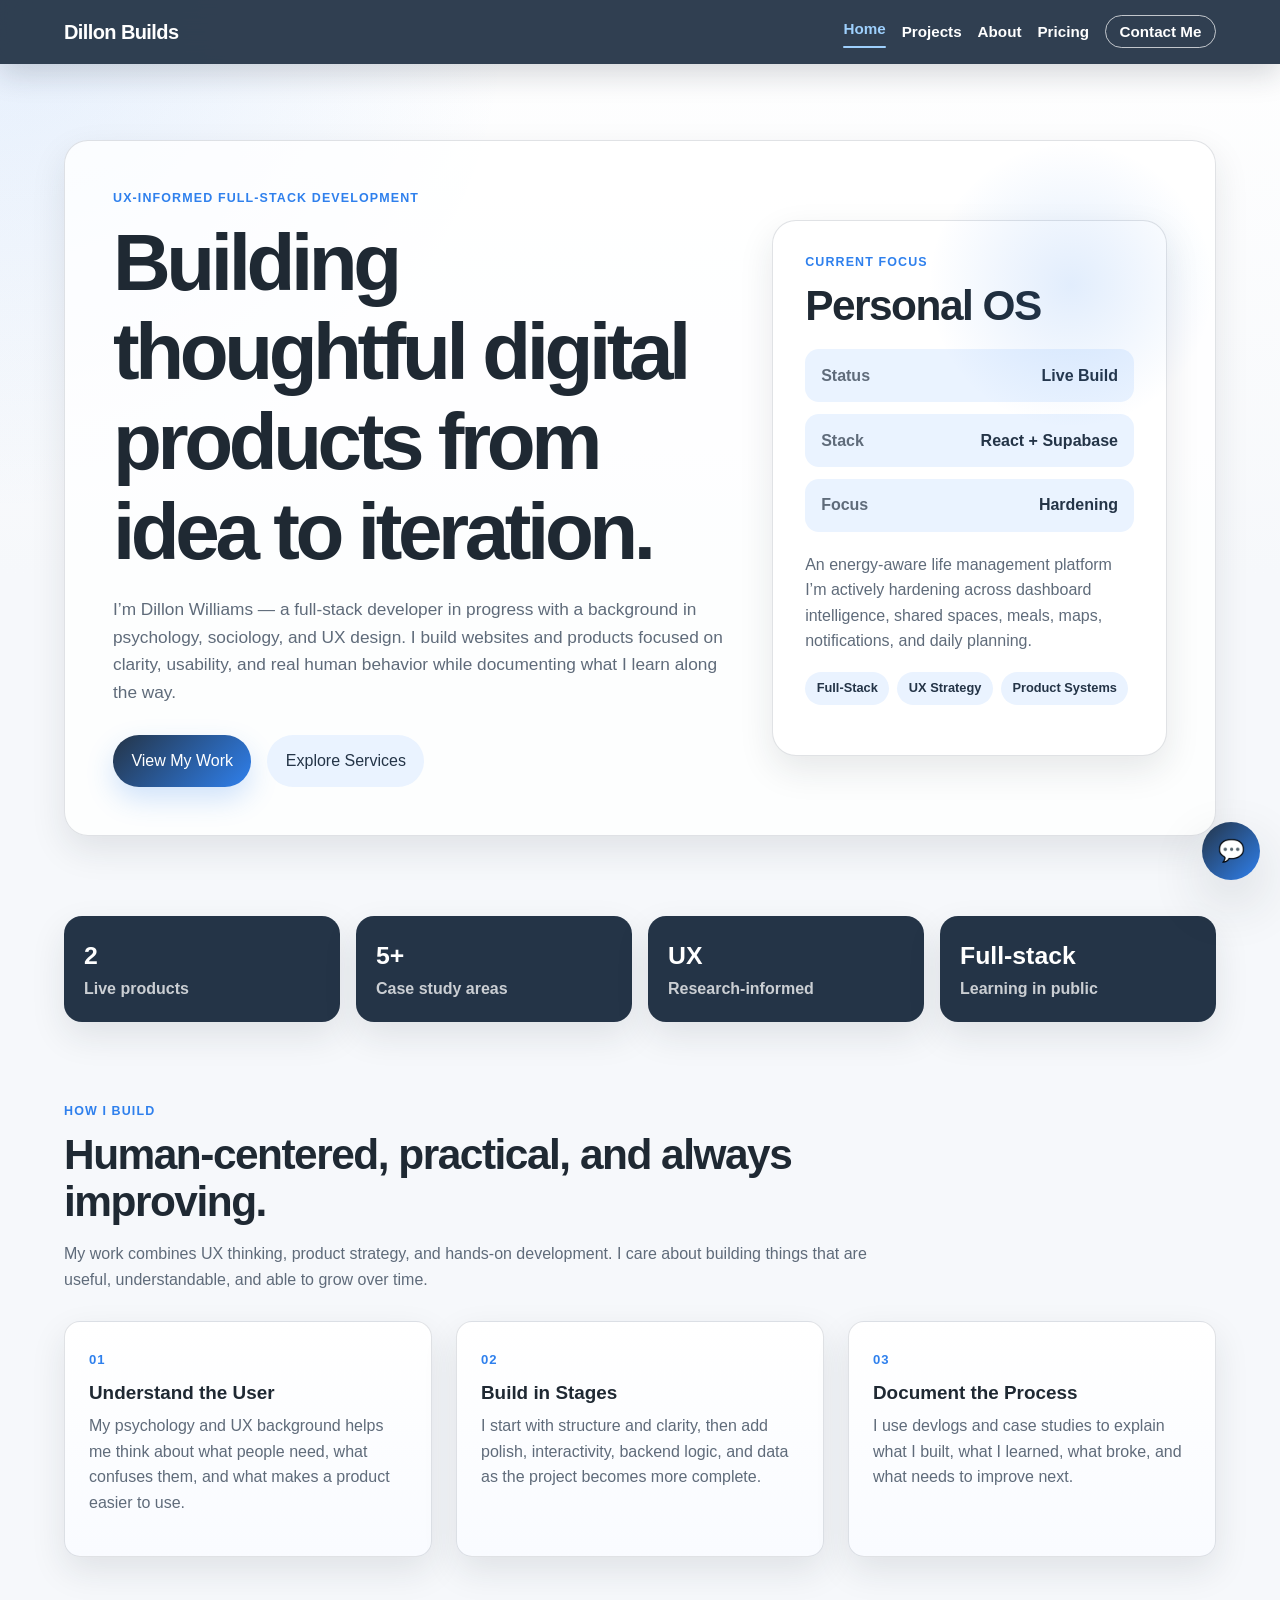
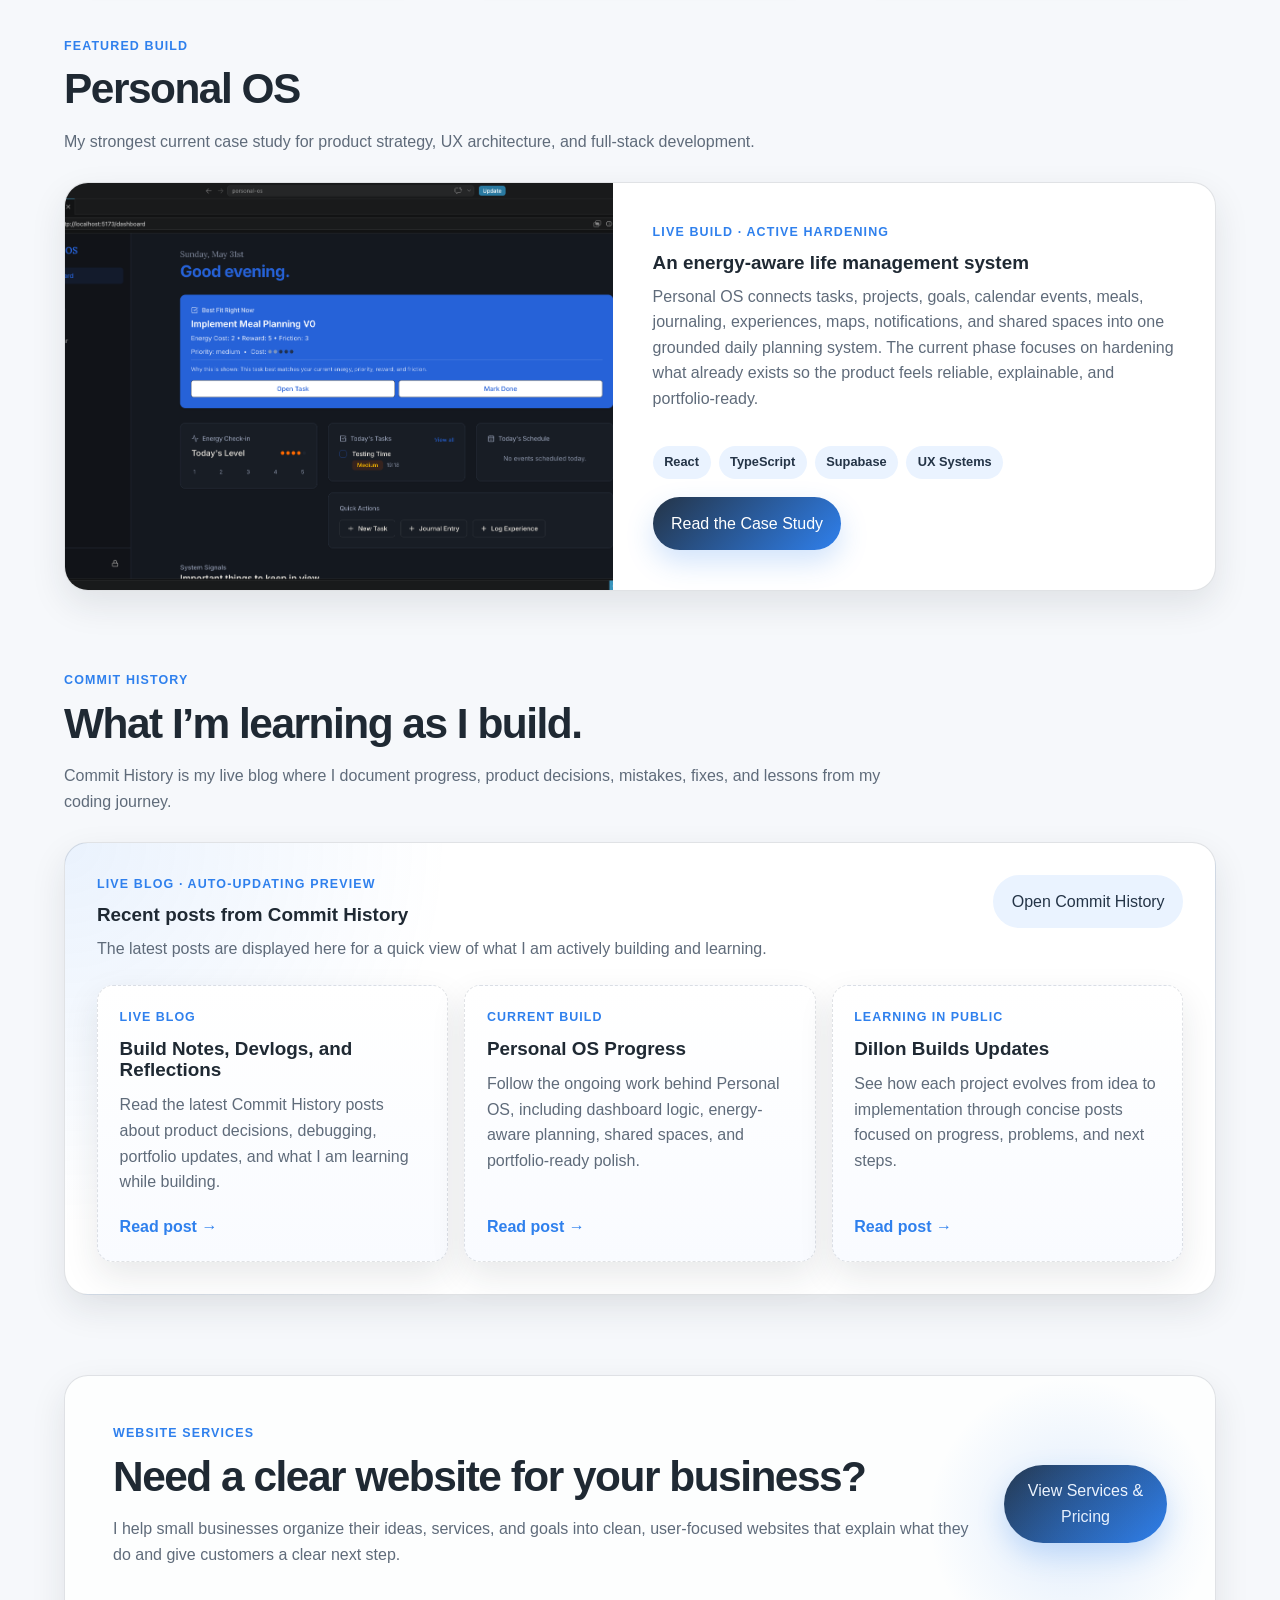
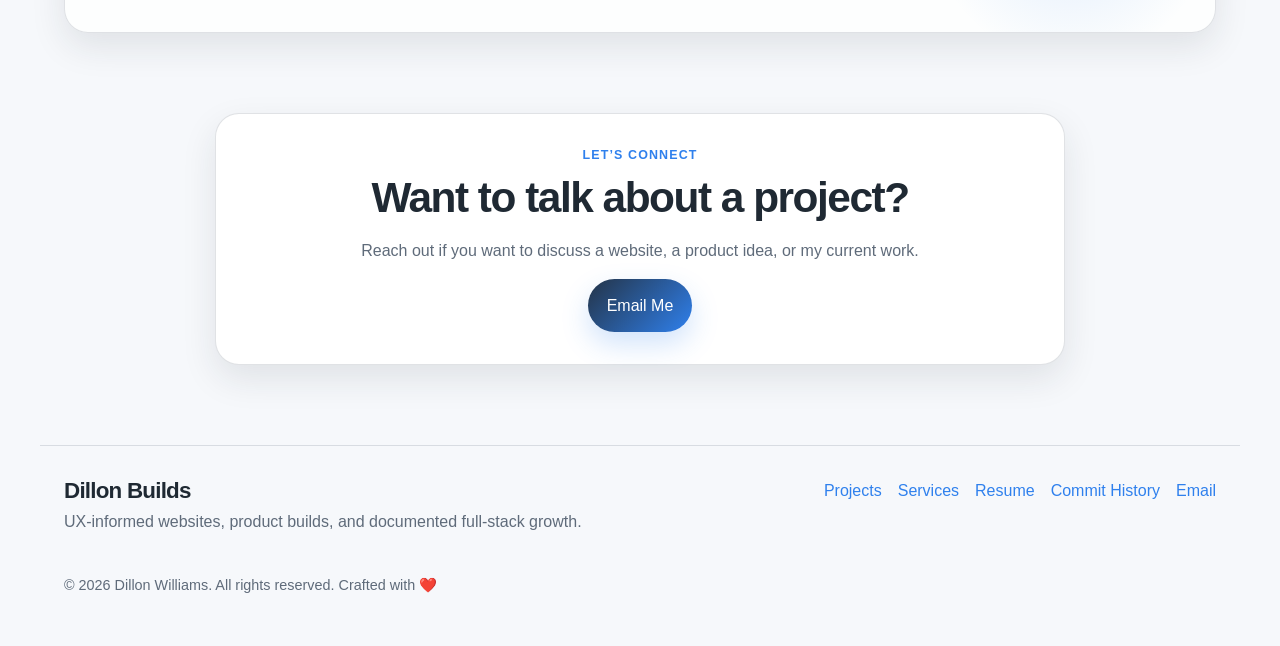
<file: index.html>
<!DOCTYPE html>
<html lang="en">
<head>
    <meta charset="UTF-8">
    <meta name="viewport" content="width=device-width, initial-scale=1.0">
    <meta name="description" content="Dillon Builds is the portfolio of Dillon Williams, a UX-informed full-stack developer in progress building clear websites, product case studies, and documented software projects.">
    <!-- Google tag (gtag.js) -->
    <script async src="https://www.googletagmanager.com/gtag/js?id=G-DNTZG0THHL"></script>
    <script>
      window.dataLayer = window.dataLayer || [];
      function gtag(){dataLayer.push(arguments);}
      gtag('js', new Date());

      gtag('config', 'G-DNTZG0THHL');
    </script>
    <title>Dillon Builds | UX-Informed Web & Product Development</title>
    <link href="static/style.css" rel="stylesheet">
</head>
<body>
<nav class="nav">
    <h1 class="nav-title"><a href="index.html">Dillon Builds</a></h1>
    <button class="mobile-menu-toggle" aria-label="Open navigation menu" aria-expanded="false" aria-controls="site-navigation">☰</button>
    <ul class="nav-links" id="site-navigation">
        <li><a href="index.html" class="active-page" aria-current="page">Home</a></li>
        <li><a href="projects.html">Projects</a></li>
        <li class="nav-dropdown">
            <a href="about.html">About</a>
            <ul class="dropdown-menu">
                <li><a href="about.html">About Me</a></li>
                <li><a href="about.html#learning-journey">Learning Journey</a></li>
                <li><a href="assets/resume.pdf" target="_blank" rel="noopener noreferrer">Resume PDF</a></li>
            </ul>
        </li>
        <li><a href="pricing.html">Pricing</a></li>
        <li><a class="nav-contact" href="mailto:hello@dillonbuilds.dev">Contact Me</a></li>
    </ul>
</nav>
<main class="home-page">
    <section class="home-hero hero-panel">
        <div class="home-hero-content">
            <p class="eyebrow">UX-Informed Full-Stack Development</p>
            <h1>Building thoughtful digital products from idea to iteration.</h1>
            <p class="home-hero-intro">I’m Dillon Williams — a full-stack developer in progress with a background in psychology, sociology, and UX design. I build websites and products focused on clarity, usability, and real human behavior while documenting what I learn along the way.</p>
            <div class="home-hero-actions">
                <a href="projects.html" class="button-primary">View My Work</a>
                <a href="pricing.html" class="button-secondary">Explore Services</a>
            </div>
        </div>
        <aside class="home-hero-card product-preview-card" aria-label="Current project focus">
            <p class="project-status">Current Focus</p>
            <h2>Personal OS</h2>
            <div class="mini-dashboard">
                <div><span>Status</span><strong>Live Build</strong></div>
                <div><span>Stack</span><strong>React + Supabase</strong></div>
                <div><span>Focus</span><strong>Hardening</strong></div>
            </div>
            <p>An energy-aware life management platform I’m actively hardening across dashboard intelligence, shared spaces, meals, maps, notifications, and daily planning.</p>
            <div class="project-tags"><span>Full-Stack</span><span>UX Strategy</span><span>Product Systems</span></div>
        </aside>
    </section>

    <section class="credibility-strip" aria-label="Portfolio highlights">
        <div><strong>2</strong><span>Live products</span></div>
        <div><strong>5+</strong><span>Case study areas</span></div>
        <div><strong>UX</strong><span>Research-informed</span></div>
        <div><strong>Full-stack</strong><span>Learning in public</span></div>
    </section>

    <section class="home-values">
        <div class="section-header">
            <p class="eyebrow">How I Build</p>
            <h2>Human-centered, practical, and always improving.</h2>
            <p>My work combines UX thinking, product strategy, and hands-on development. I care about building things that are useful, understandable, and able to grow over time.</p>
        </div>
        <div class="home-value-grid">
            <article class="home-value-card"><span class="value-number">01</span><h3>Understand the User</h3><p>My psychology and UX background helps me think about what people need, what confuses them, and what makes a product easier to use.</p></article>
            <article class="home-value-card"><span class="value-number">02</span><h3>Build in Stages</h3><p>I start with structure and clarity, then add polish, interactivity, backend logic, and data as the project becomes more complete.</p></article>
            <article class="home-value-card"><span class="value-number">03</span><h3>Document the Process</h3><p>I use devlogs and case studies to explain what I built, what I learned, what broke, and what needs to improve next.</p></article>
        </div>
    </section>

    <section class="home-featured-work">
        <div class="section-header">
            <p class="eyebrow">Featured Build</p>
            <h2>Personal OS</h2>
            <p>My strongest current case study for product strategy, UX architecture, and full-stack development.</p>
        </div>
        <article class="home-featured-card">
            <div class="home-featured-image"><img src="assets/images/Personal-OS/Dashboard.png" alt="Personal OS dashboard preview" loading="lazy"></div>
            <div class="home-featured-content">
                <p class="project-status">Live Build · Active Hardening</p>
                <h3>An energy-aware life management system</h3>
                <p>Personal OS connects tasks, projects, goals, calendar events, meals, journaling, experiences, maps, notifications, and shared spaces into one grounded daily planning system. The current phase focuses on hardening what already exists so the product feels reliable, explainable, and portfolio-ready.</p>
                <div class="project-tags"><span>React</span><span>TypeScript</span><span>Supabase</span><span>UX Systems</span></div>
                <a href="projects/personal-os.html" class="button-primary">Read the Case Study</a>
            </div>
        </article>
    </section>

    <section class="commit-history-preview" aria-labelledby="commit-history-title">
        <div class="section-header">
            <p class="eyebrow">Commit History</p>
            <h2 id="commit-history-title">What I’m learning as I build.</h2>
            <p>Commit History is my live blog where I document progress, product decisions, mistakes, fixes, and lessons from my coding journey.</p>
        </div>

        <div class="blog-preview-panel">
            <div class="blog-preview-intro">
                <div>
                    <p class="project-status">Live Blog · Auto-Updating Preview</p>
                    <h3>Recent posts from Commit History</h3>
                    <p>The latest posts are displayed here for a quick view of what I am actively building and learning.</p>
                </div>
                <a href="https://commithistory.blogspot.com" target="_blank" rel="noopener noreferrer" class="button-secondary">Open Commit History</a>
            </div>

            <div
                id="commitHistoryFeed"
                class="blog-preview-grid"
                data-blog-feed="https://commithistory.blogspot.com/feeds/posts/default?alt=json-in-script&max-results=3"
                aria-live="polite"
            >
                <article class="blog-post-card blog-card-skeleton" aria-label="Loading recent blog post">
                    <span></span><h3></h3><p></p><p></p>
                </article>
                <article class="blog-post-card blog-card-skeleton" aria-label="Loading recent blog post">
                    <span></span><h3></h3><p></p><p></p>
                </article>
                <article class="blog-post-card blog-card-skeleton" aria-label="Loading recent blog post">
                    <span></span><h3></h3><p></p><p></p>
                </article>
            </div>

            <noscript>
                <div class="blog-preview-fallback">
                    <p>JavaScript is needed to load the recent post preview. You can still read the blog directly.</p>
                    <a href="https://commithistory.blogspot.com" target="_blank" rel="noopener noreferrer" class="button-primary">Read Commit History</a>
                </div>
            </noscript>
        </div>
    </section>

    <section class="home-services-cta accent-panel">
        <div><p class="eyebrow">Website Services</p><h2>Need a clear website for your business?</h2><p>I help small businesses organize their ideas, services, and goals into clean, user-focused websites that explain what they do and give customers a clear next step.</p></div>
        <a href="pricing.html" class="button-primary">View Services & Pricing</a>
    </section>

    <section class="home-contact">
        <p class="eyebrow">Let’s Connect</p><h2>Want to talk about a project?</h2><p>Reach out if you want to discuss a website, a product idea, or my current work.</p><a class="button-primary" href="mailto:hello@dillonbuilds.dev">Email Me</a>
    </section>
</main>
<footer class="site-footer">
    <div>
        <h2>Dillon Builds</h2>
        <p>UX-informed websites, product builds, and documented full-stack growth.</p>
    </div>
    <ul class="footer-links">
        <li><a href="projects.html">Projects</a></li>
        <li><a href="pricing.html">Services</a></li>
        <li><a href="assets/resume.pdf" target="_blank" rel="noopener noreferrer">Resume</a></li>
        <li><a href="https://commithistory.blogspot.com" target="_blank" rel="noopener noreferrer">Commit History</a></li>
        <li><a href="mailto:hello@dillonbuilds.dev">Email</a></li>
    </ul>
    <p class="footer-credit">&copy; 2026 Dillon Williams. All rights reserved. Crafted with ❤️</p>
</footer>
<script src="static/dynamic-blog.js"></script>
<script src="static/script.js"></script>
<script src="static/concierge.js"></script>
</body>
</html>
</file>
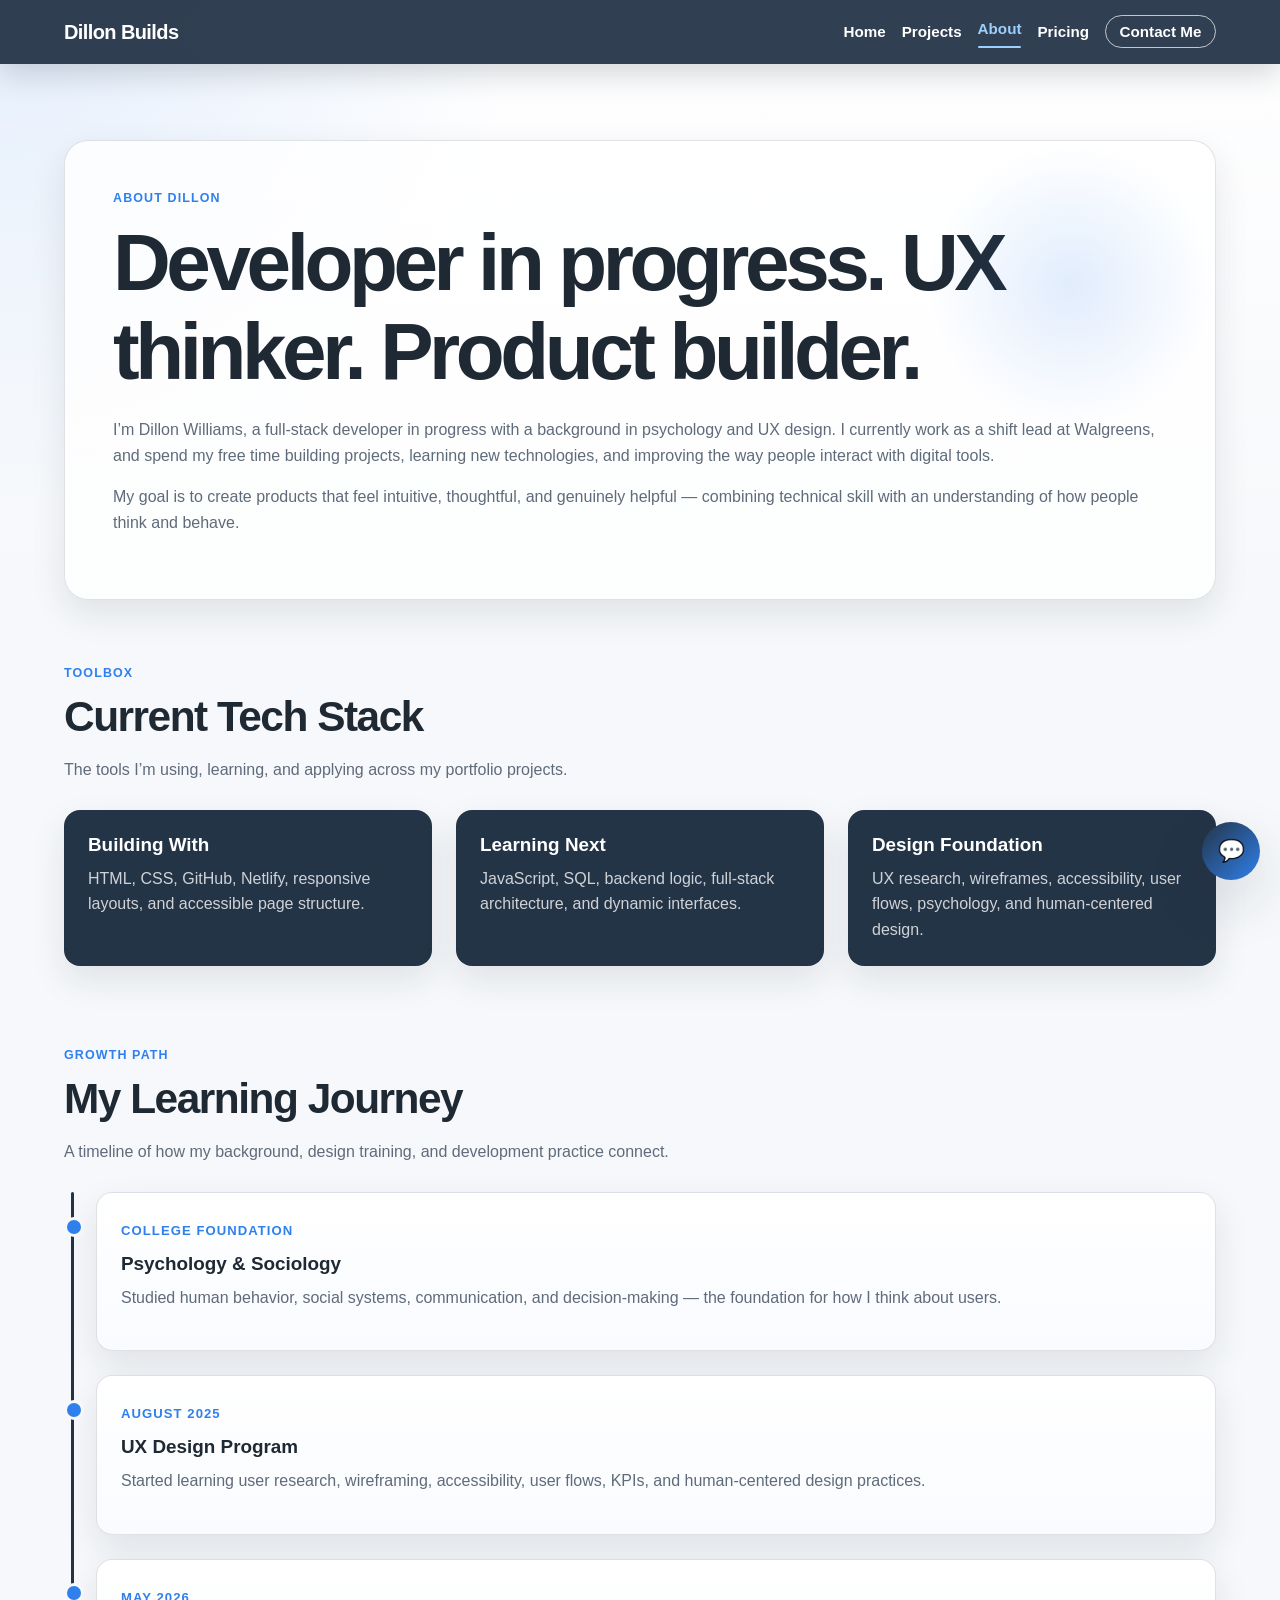
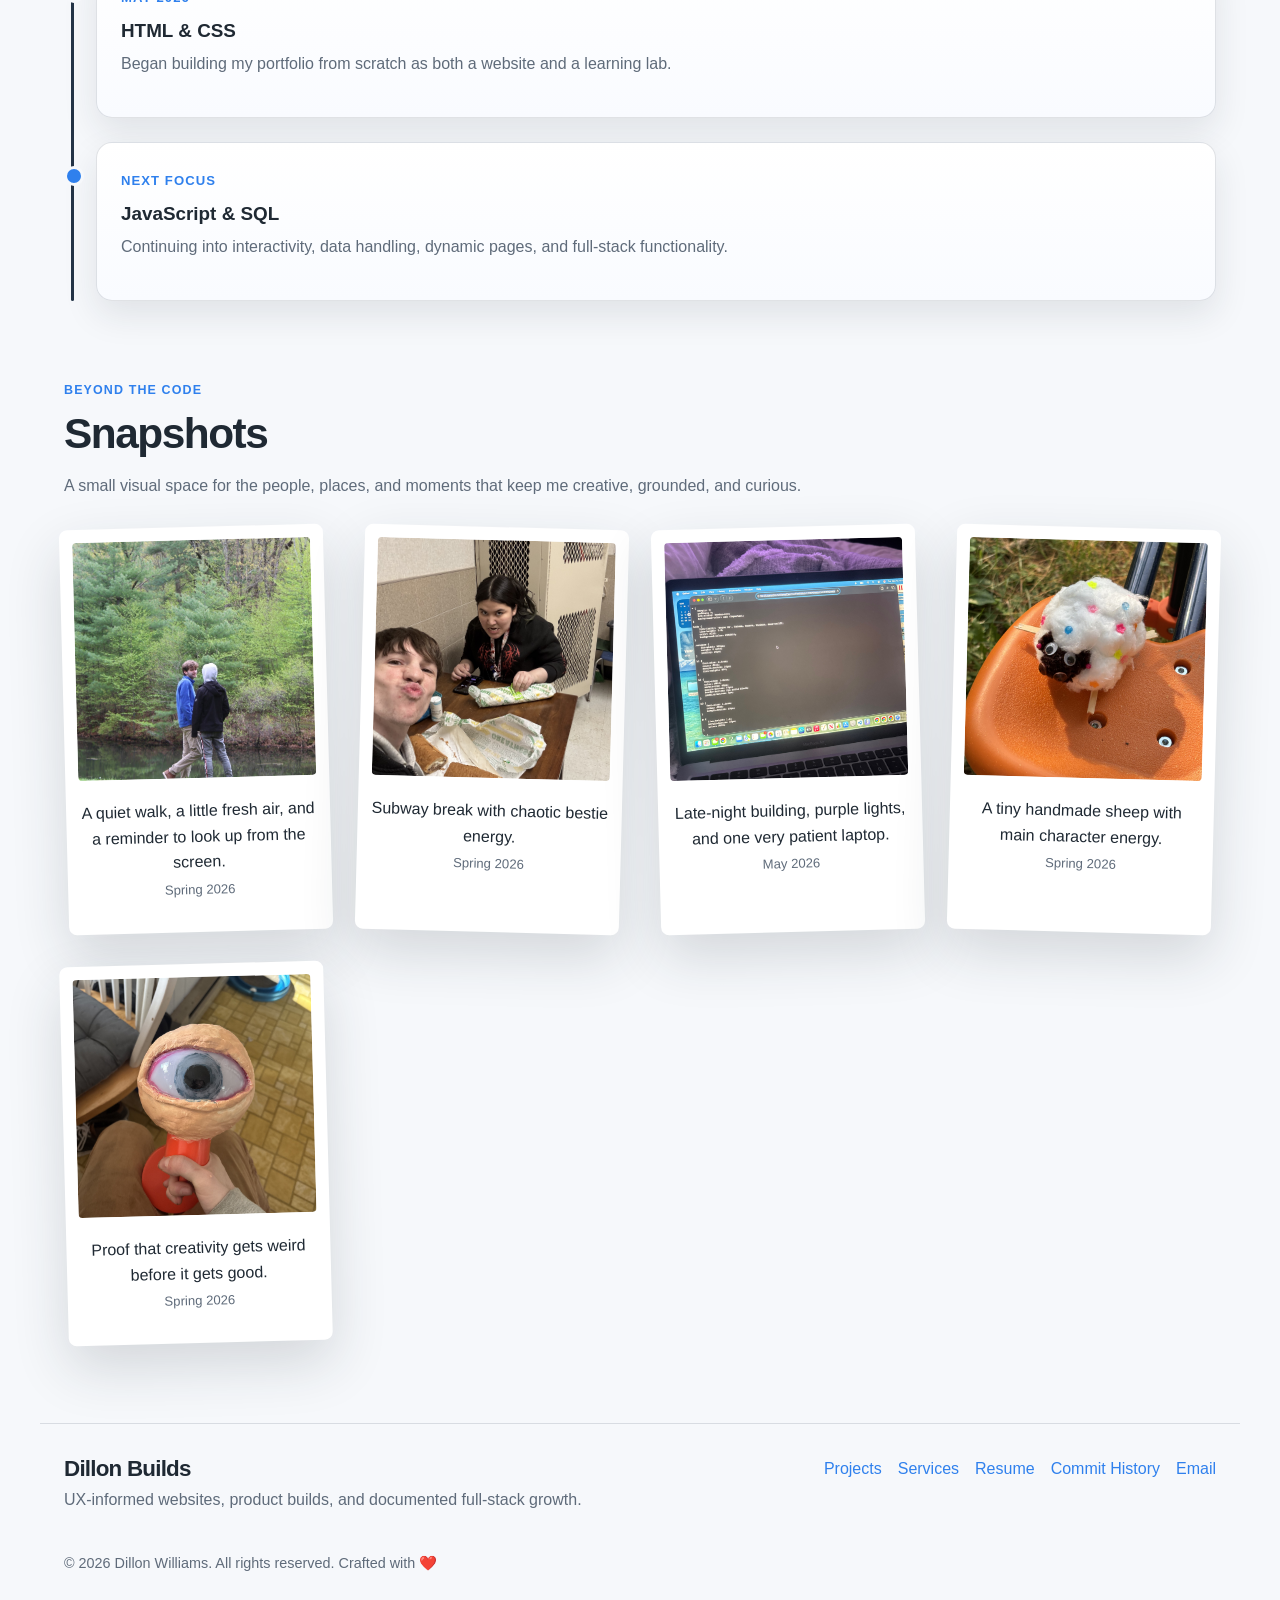
<file: about.html>
<!DOCTYPE html>
<html lang="en">
<head>
    <meta charset="UTF-8">
    <meta name="viewport" content="width=device-width, initial-scale=1.0">
    <meta name="description" content="Learn about Dillon Williams, a UX-informed full-stack developer in progress combining psychology, design, and hands-on software development.">
    <!-- Google tag (gtag.js) -->
    <script async src="https://www.googletagmanager.com/gtag/js?id=G-DNTZG0THHL"></script>
    <script>
      window.dataLayer = window.dataLayer || [];
      function gtag(){dataLayer.push(arguments);}
      gtag('js', new Date());

      gtag('config', 'G-DNTZG0THHL');
    </script>
    <title>About | Dillon Builds</title>
    <link href="static/style.css" rel="stylesheet">
</head>
<body>
<nav class="nav">
    <h1 class="nav-title"><a href="index.html">Dillon Builds</a></h1>
    <button class="mobile-menu-toggle" aria-label="Open navigation menu" aria-expanded="false" aria-controls="site-navigation">☰</button>
    <ul class="nav-links" id="site-navigation">
        <li><a href="index.html">Home</a></li>
        <li><a href="projects.html">Projects</a></li>
        <li class="nav-dropdown">
            <a href="about.html" class="active-page" aria-current="page">About</a>
            <ul class="dropdown-menu">
                <li><a href="about.html">About Me</a></li>
                <li><a href="about.html#learning-journey">Learning Journey</a></li>
                <li><a href="assets/resume.pdf" target="_blank" rel="noopener noreferrer">Resume PDF</a></li>
            </ul>
        </li>
        <li><a href="pricing.html">Pricing</a></li>
        <li><a class="nav-contact" href="mailto:hello@dillonbuilds.dev">Contact Me</a></li>
    </ul>
</nav>
<main class="about-page">
    <section class="about-me hero-panel">
        <p class="eyebrow">About Dillon</p>
        <h1>Developer in progress. UX thinker. Product builder.</h1>
        <p>I’m Dillon Williams, a full-stack developer in progress with a background in psychology and UX design. I currently work as a shift lead at Walgreens, and spend my free time building projects, learning new technologies, and improving the way people interact with digital tools.</p>
        <p>My goal is to create products that feel intuitive, thoughtful, and genuinely helpful — combining technical skill with an understanding of how people think and behave.</p>
    </section>

    <section class="tech-stack-section">
        <div class="section-header">
            <p class="eyebrow">Toolbox</p>
            <h2>Current Tech Stack</h2>
            <p>The tools I’m using, learning, and applying across my portfolio projects.</p>
        </div>
        <div class="tech-stack-columns">
            <article><h3>Building With</h3><p>HTML, CSS, GitHub, Netlify, responsive layouts, and accessible page structure.</p></article>
            <article><h3>Learning Next</h3><p>JavaScript, SQL, backend logic, full-stack architecture, and dynamic interfaces.</p></article>
            <article><h3>Design Foundation</h3><p>UX research, wireframes, accessibility, user flows, psychology, and human-centered design.</p></article>
        </div>
    </section>

    <section class="learning-journey" id="learning-journey">
        <div class="section-header"><p class="eyebrow">Growth Path</p><h2>My Learning Journey</h2><p>A timeline of how my background, design training, and development practice connect.</p></div>
        <div class="timeline">
            <article class="timeline-item"><span class="timeline-date">College Foundation</span><h3>Psychology & Sociology</h3><p>Studied human behavior, social systems, communication, and decision-making — the foundation for how I think about users.</p></article>
            <article class="timeline-item"><span class="timeline-date">August 2025</span><h3>UX Design Program</h3><p>Started learning user research, wireframing, accessibility, user flows, KPIs, and human-centered design practices.</p></article>
            <article class="timeline-item"><span class="timeline-date">May 2026</span><h3>HTML & CSS</h3><p>Began building my portfolio from scratch as both a website and a learning lab.</p></article>
            <article class="timeline-item"><span class="timeline-date">Next Focus</span><h3>JavaScript & SQL</h3><p>Continuing into interactivity, data handling, dynamic pages, and full-stack functionality.</p></article>
        </div>
    </section>

    <section class="snapshots-section">
        <div class="section-header"><p class="eyebrow">Beyond the Code</p><h2>Snapshots</h2><p>A small visual space for the people, places, and moments that keep me creative, grounded, and curious.</p></div>
        <div class="photo-gallery">
            <article class="photo-card"><img class="photo" src="assets/images/snapshots/snapshot.jpg" alt="A personal photo outdoors near a wooded pond" loading="lazy"><p class="photo-description">A quiet walk, a little fresh air, and a reminder to look up from the screen.</p><time class="photo-date" datetime="2026-04">Spring 2026</time></article>
            <article class="photo-card"><img class="photo" src="assets/images/snapshots/snapshot-2.jpg" alt="A playful lunch snapshot with a friend" loading="lazy"><p class="photo-description">Subway break with chaotic bestie energy.</p><time class="photo-date" datetime="2026-04">Spring 2026</time></article>
            <article class="photo-card"><img class="photo" src="assets/images/snapshots/snapshot-3.jpg" alt="A laptop showing early portfolio code" loading="lazy"><p class="photo-description">Late-night building, purple lights, and one very patient laptop.</p><time class="photo-date" datetime="2026-05">May 2026</time></article>
            <article class="photo-card"><img class="photo" src="assets/images/snapshots/snapshot-4.jpg" alt="A small handmade sheep craft outside" loading="lazy"><p class="photo-description">A tiny handmade sheep with main character energy.</p><time class="photo-date" datetime="2026-04">Spring 2026</time></article>
            <article class="photo-card"><img class="photo" src="assets/images/snapshots/snapshot-5.jpg" alt="A handmade eyeball craft in progress" loading="lazy"><p class="photo-description">Proof that creativity gets weird before it gets good.</p><time class="photo-date" datetime="2026-04">Spring 2026</time></article>
        </div>
    </section>
</main>
<footer class="site-footer">
    <div>
        <h2>Dillon Builds</h2>
        <p>UX-informed websites, product builds, and documented full-stack growth.</p>
    </div>
    <ul class="footer-links">
        <li><a href="projects.html">Projects</a></li>
        <li><a href="pricing.html">Services</a></li>
        <li><a href="assets/resume.pdf" target="_blank" rel="noopener noreferrer">Resume</a></li>
        <li><a href="https://commithistory.blogspot.com" target="_blank" rel="noopener noreferrer">Commit History</a></li>
        <li><a href="mailto:hello@dillonbuilds.dev">Email</a></li>
    </ul>
    <p class="footer-credit">&copy; 2026 Dillon Williams. All rights reserved. Crafted with ❤️</p>
</footer>
<script src="static/script.js"></script>
<script src="static/concierge.js"></script>
</body>
</html>
</file>
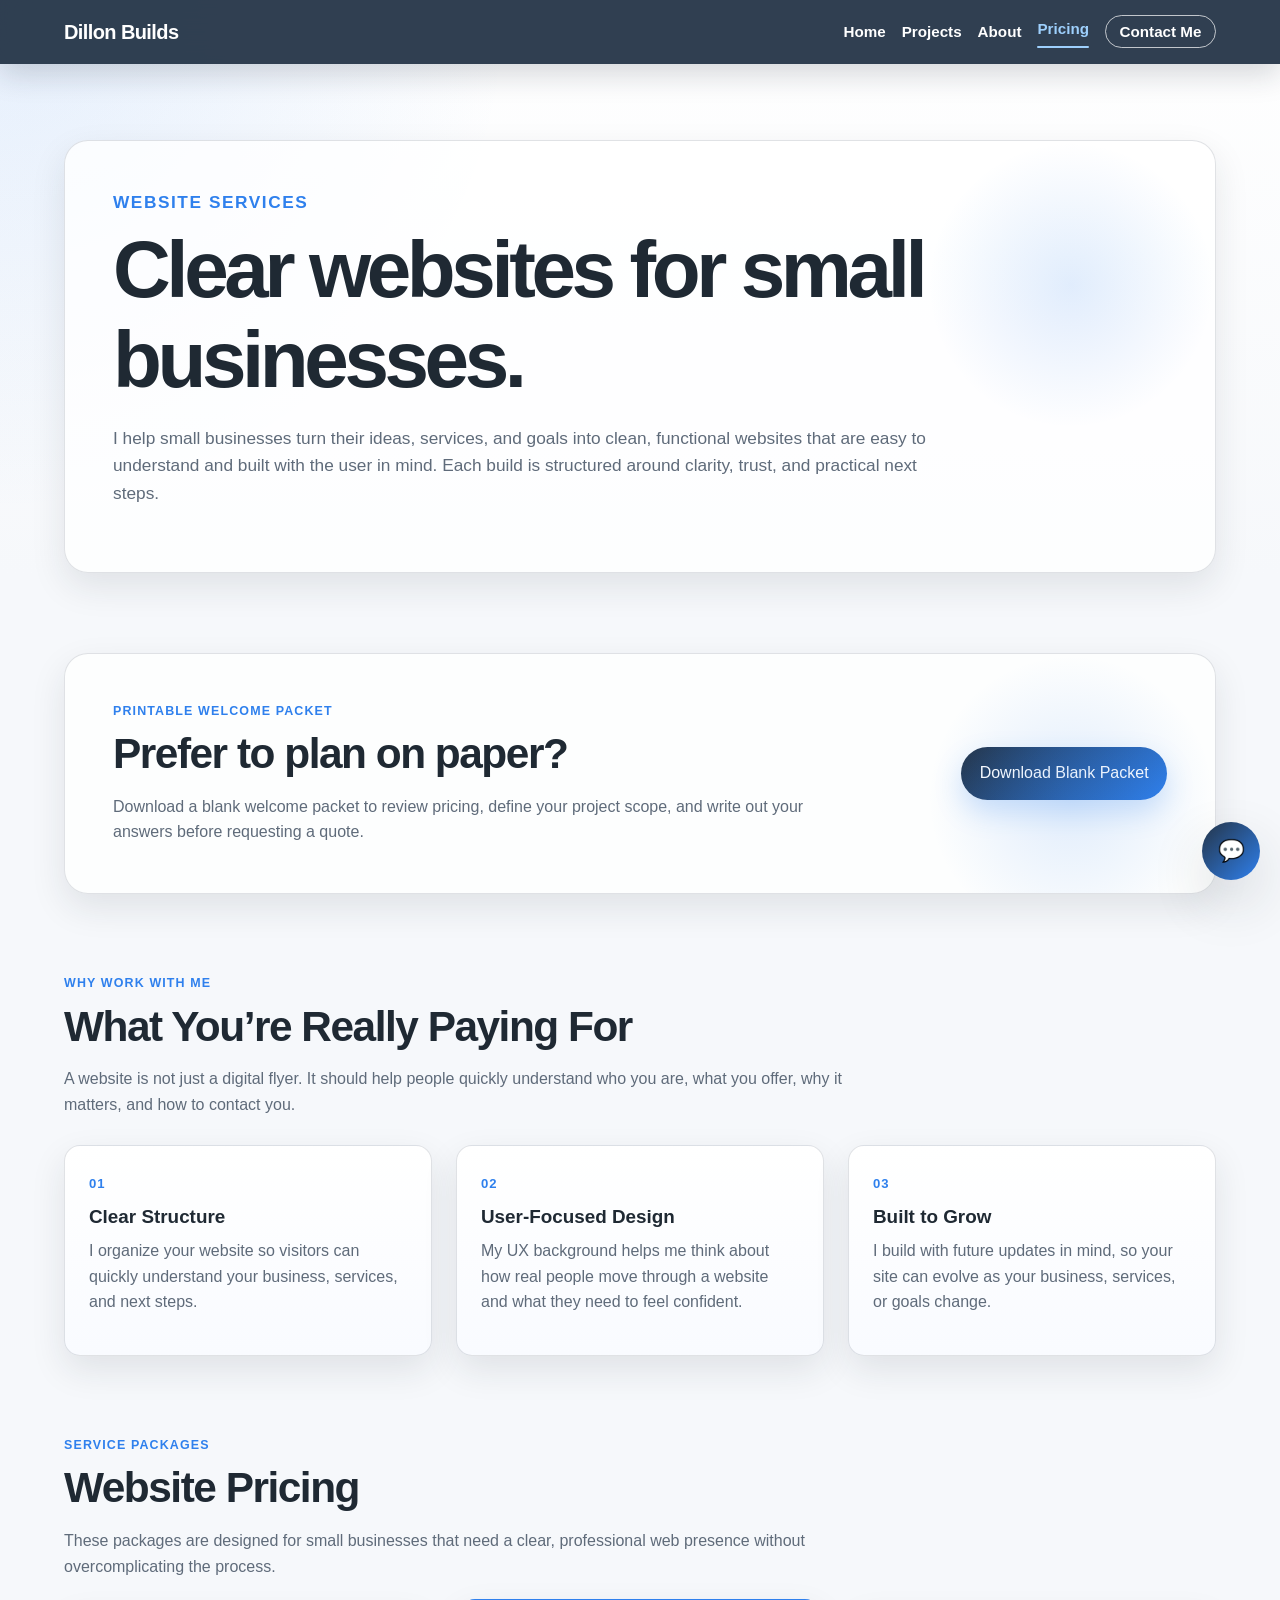
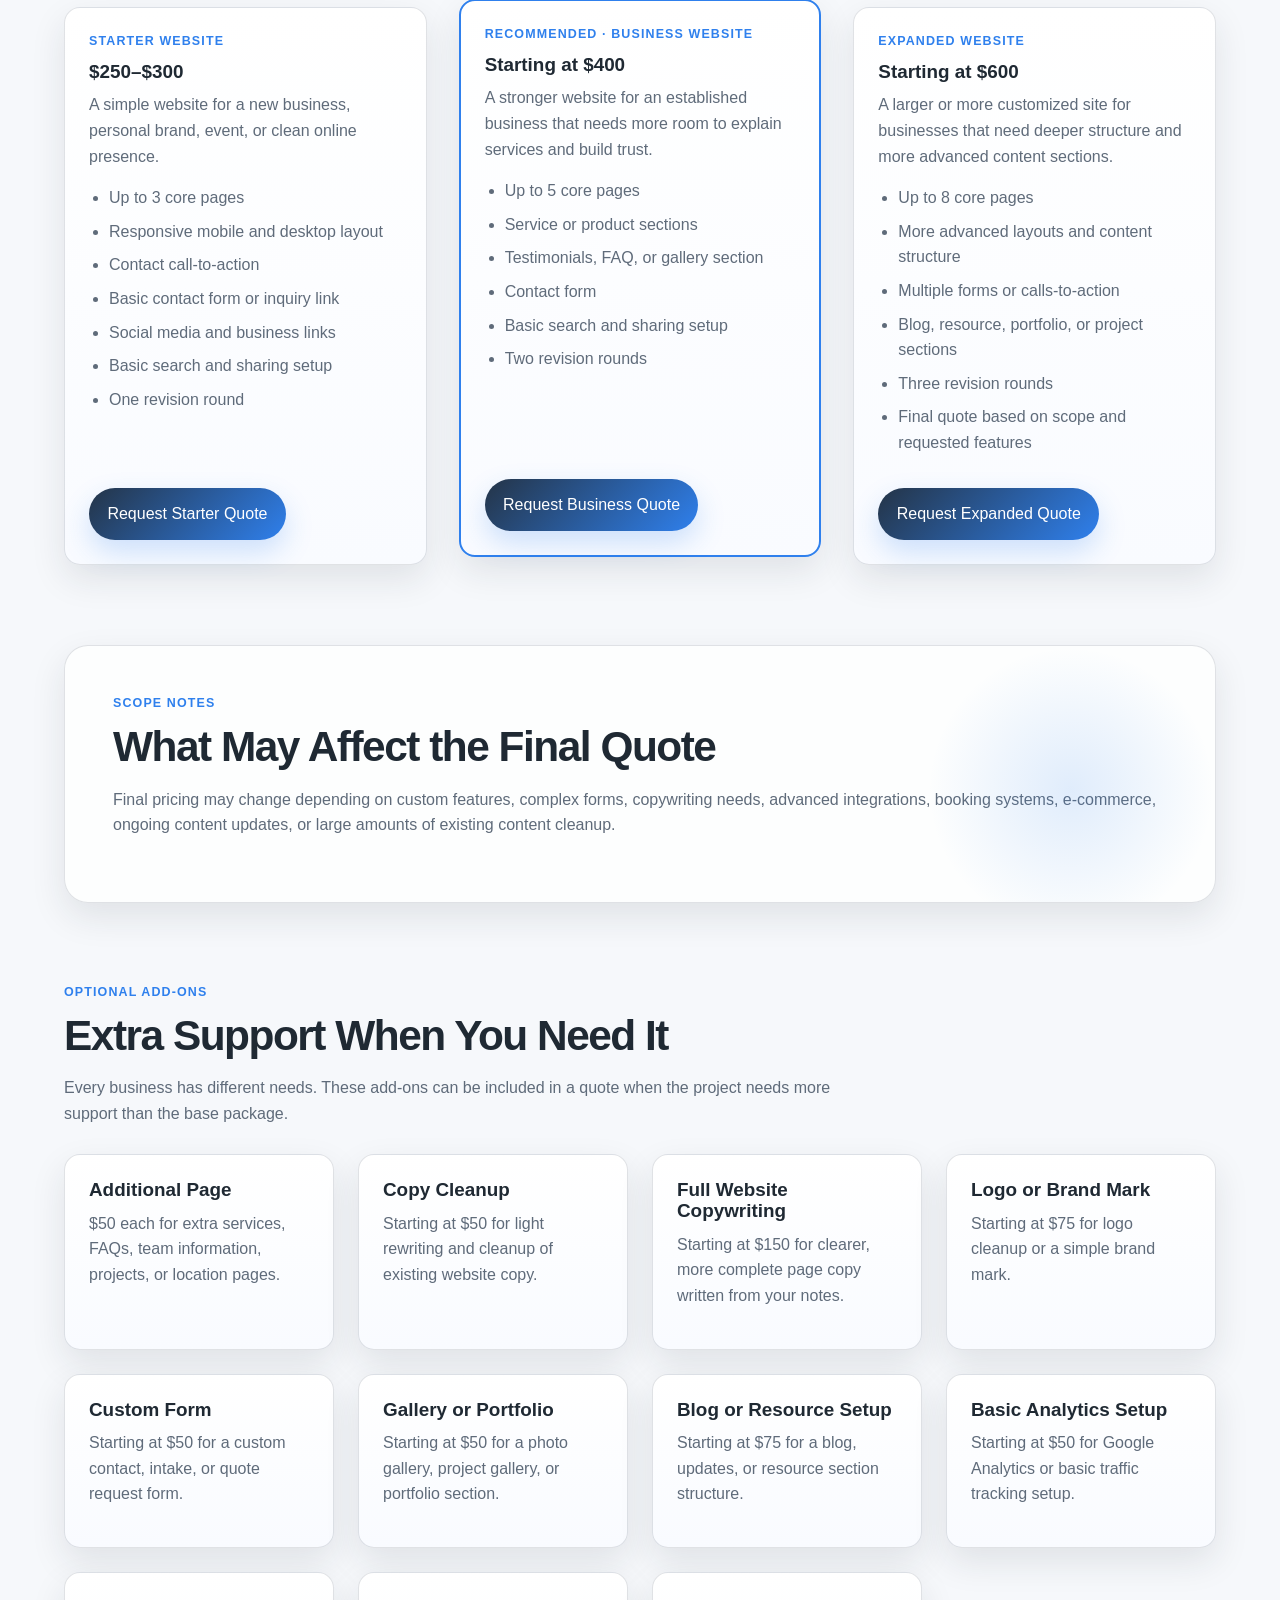
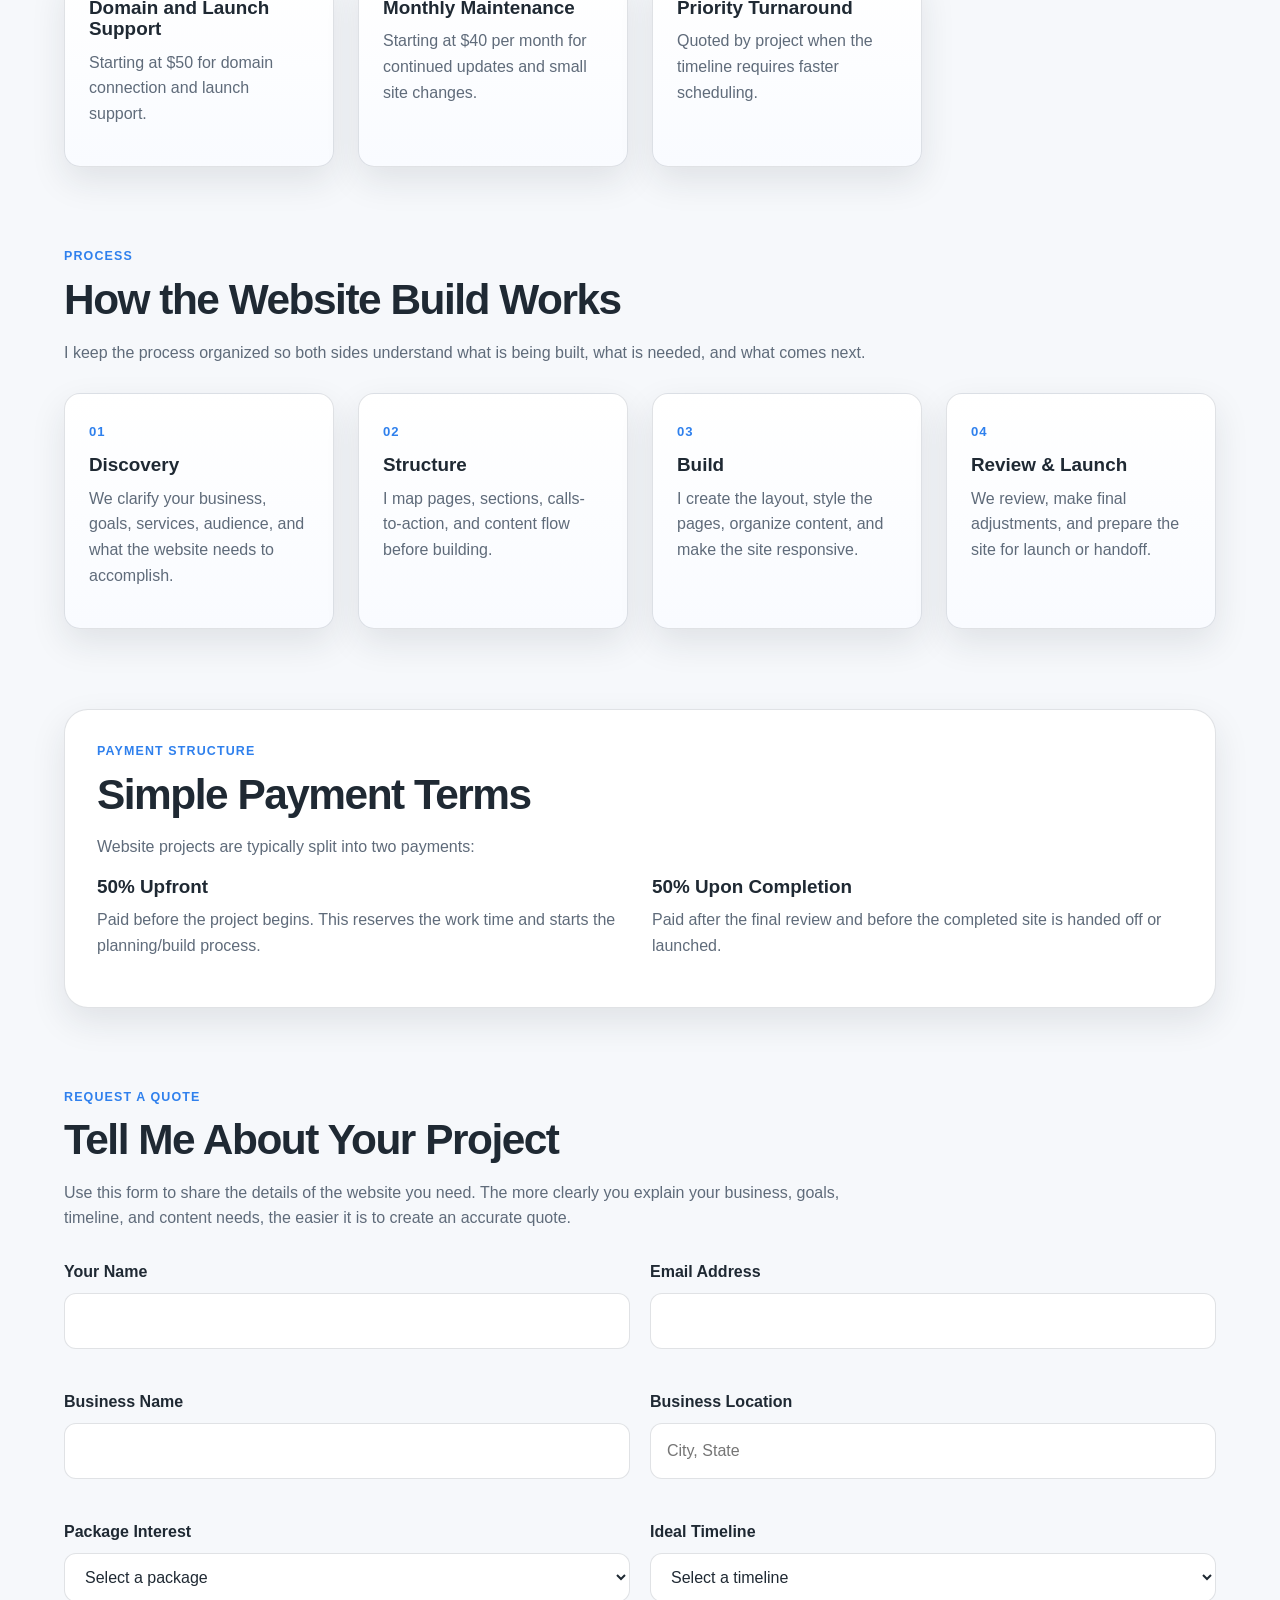
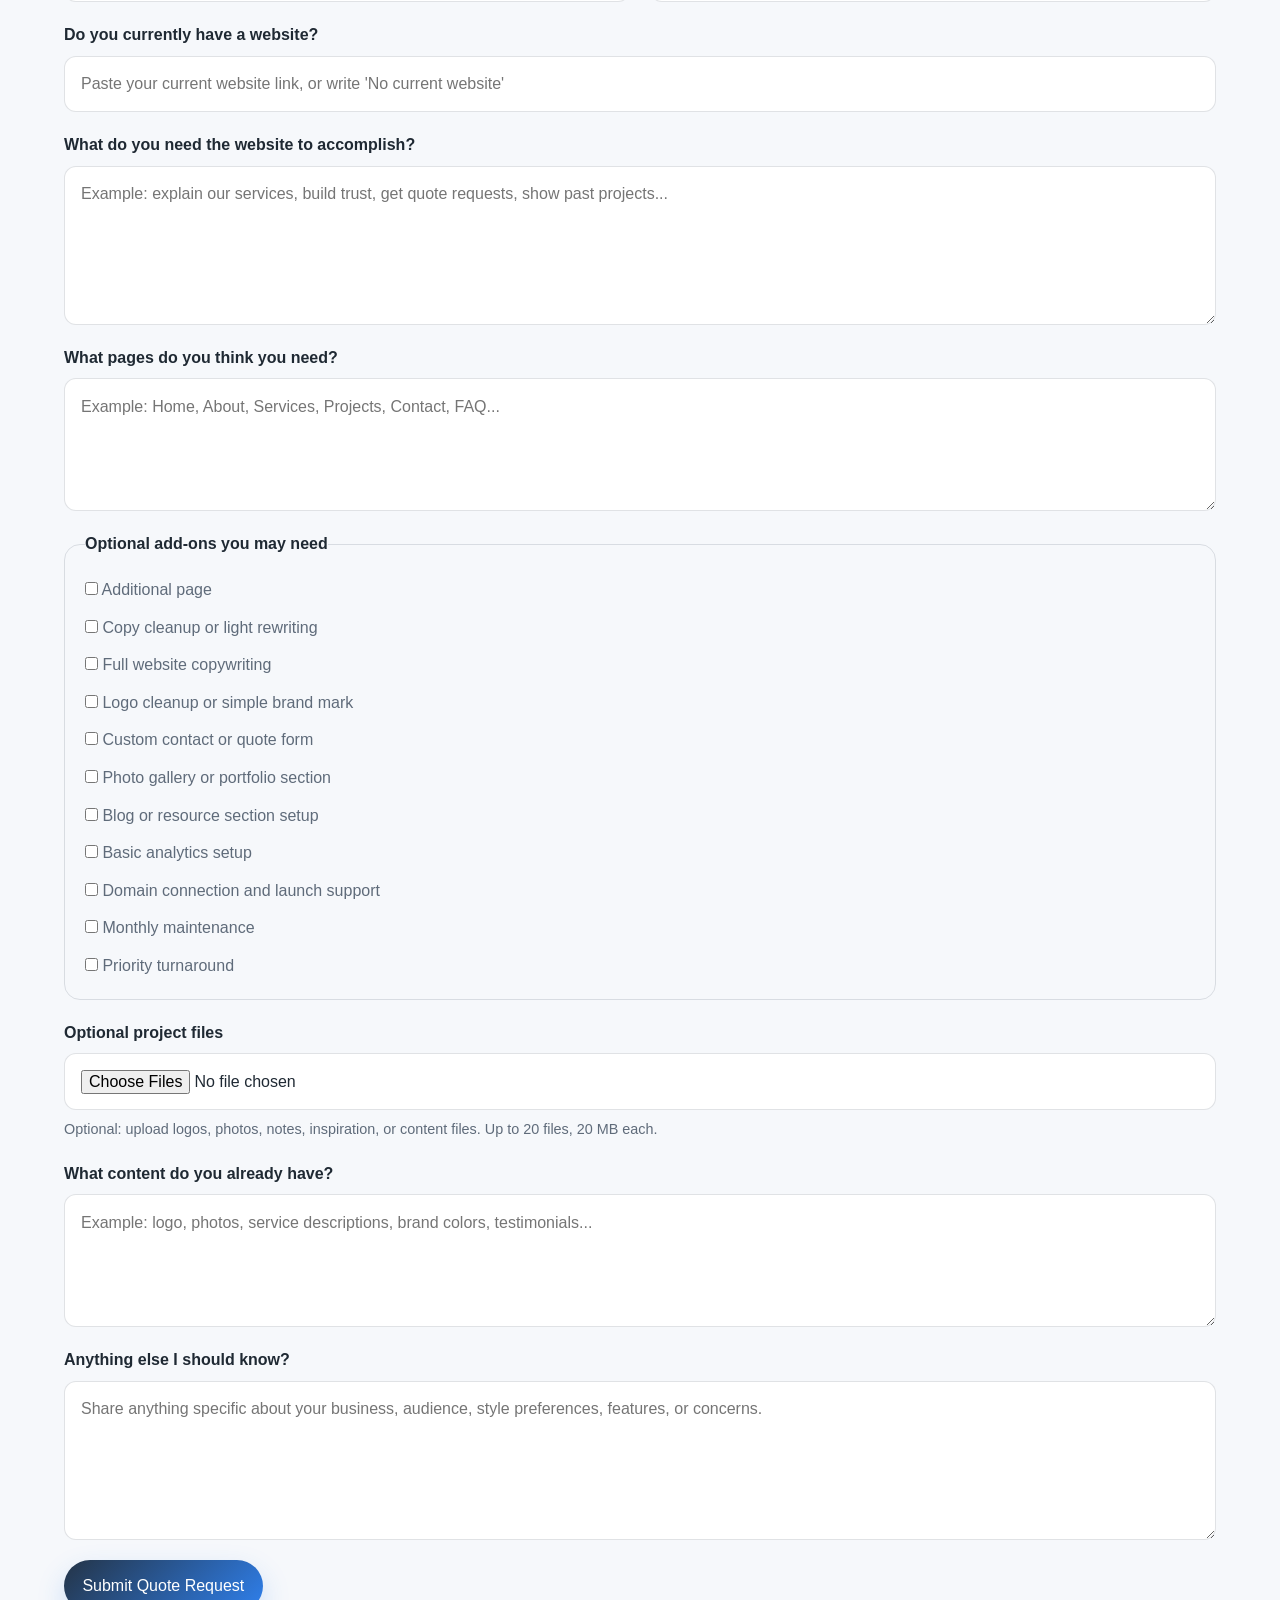
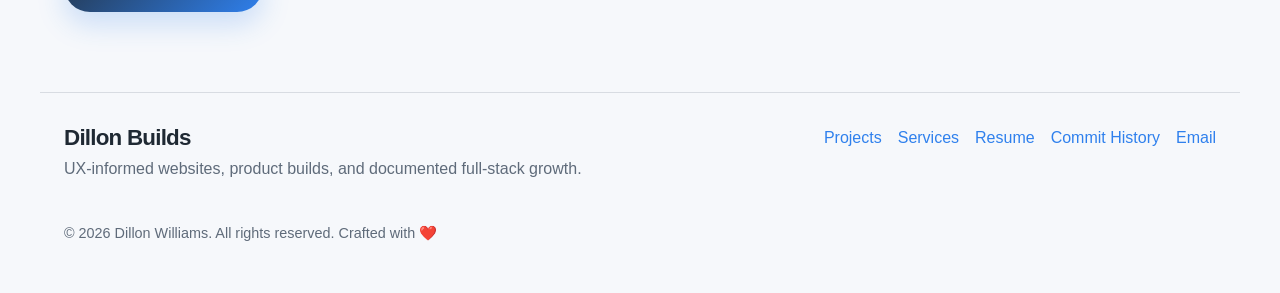
<file: pricing.html>
<!DOCTYPE html>
<html lang="en">
<head>
    <meta charset="UTF-8">
    <meta name="viewport" content="width=device-width, initial-scale=1.0">
    <meta name="description" content="Website service packages from Dillon Builds for small businesses that need clear, user-focused websites.">
    <!-- Google tag (gtag.js) -->
    <script async src="https://www.googletagmanager.com/gtag/js?id=G-DNTZG0THHL"></script>
    <script>
      window.dataLayer = window.dataLayer || [];
      function gtag(){dataLayer.push(arguments);}
      gtag('js', new Date());

      gtag('config', 'G-DNTZG0THHL');
    </script>
    <title>Pricing | Dillon Builds</title>
    <link href="static/style.css" rel="stylesheet">
</head>
<body>
<nav class="nav">
    <h1 class="nav-title"><a href="index.html">Dillon Builds</a></h1>
    <button class="mobile-menu-toggle" aria-label="Open navigation menu" aria-expanded="false" aria-controls="site-navigation">☰</button>
    <ul class="nav-links" id="site-navigation">
        <li><a href="index.html">Home</a></li>
        <li><a href="projects.html">Projects</a></li>
        <li class="nav-dropdown">
            <a href="about.html">About</a>
            <ul class="dropdown-menu">
                <li><a href="about.html">About Me</a></li>
                <li><a href="about.html#learning-journey">Learning Journey</a></li>
                <li><a href="assets/resume.pdf" target="_blank" rel="noopener noreferrer">Resume PDF</a></li>
            </ul>
        </li>
        <li><a href="pricing.html" class="active-page" aria-current="page">Pricing</a></li>
        <li><a class="nav-contact" href="mailto:hello@dillonbuilds.dev">Contact Me</a></li>
    </ul>
</nav>
<main class="pricing-page">
    <section class="pricing-hero hero-panel">
        <p class="eyebrow">Website Services</p><h1>Clear websites for small businesses.</h1><p>I help small businesses turn their ideas, services, and goals into clean, functional websites that are easy to understand and built with the user in mind. Each build is structured around clarity, trust, and practical next steps.</p>
    </section>

    <section class="packet-empty-cta accent-panel">
        <div>
            <p class="eyebrow">Printable Welcome Packet</p>
            <h2>Prefer to plan on paper?</h2>
            <p>
                Download a blank welcome packet to review pricing, define your project scope,
                and write out your answers before requesting a quote.
            </p>
        </div>
        <a href="assets/dillon-builds-website-services-project-quote-guide.pdf" class="button-primary" download>Download Blank Packet</a>
    </section>

    <section class="service-value">
        <div class="section-header"><p class="eyebrow">Why Work With Me</p><h2>What You’re Really Paying For</h2><p>A website is not just a digital flyer. It should help people quickly understand who you are, what you offer, why it matters, and how to contact you.</p></div>
        <div class="value-grid">
            <article class="value-card"><span class="value-number">01</span><h3>Clear Structure</h3><p>I organize your website so visitors can quickly understand your business, services, and next steps.</p></article>
            <article class="value-card"><span class="value-number">02</span><h3>User-Focused Design</h3><p>My UX background helps me think about how real people move through a website and what they need to feel confident.</p></article>
            <article class="value-card"><span class="value-number">03</span><h3>Built to Grow</h3><p>I build with future updates in mind, so your site can evolve as your business, services, or goals change.</p></article>
        </div>
    </section>

    <section class="pricing-packages">
        <div class="section-header"><p class="eyebrow">Service Packages</p><h2>Website Pricing</h2><p>These packages are designed for small businesses that need a clear, professional web presence without overcomplicating the process.</p></div>
        <div class="pricing-grid">
            <article class="pricing-card"><p class="package-label">Starter Website</p><h3>$250–$300</h3><p class="package-summary">A simple website for a new business, personal brand, event, or clean online presence.</p><ul class="package-list"><li>Up to 3 core pages</li><li>Responsive mobile and desktop layout</li><li>Contact call-to-action</li><li>Basic contact form or inquiry link</li><li>Social media and business links</li><li>Basic search and sharing setup</li><li>One revision round</li></ul><a href="#quote-form" class="button-primary">Request Starter Quote</a></article>
            <article class="pricing-card featured-pricing-card"><p class="package-label">Recommended · Business Website</p><h3>Starting at $400</h3><p class="package-summary">A stronger website for an established business that needs more room to explain services and build trust.</p><ul class="package-list"><li>Up to 5 core pages</li><li>Service or product sections</li><li>Testimonials, FAQ, or gallery section</li><li>Contact form</li><li>Basic search and sharing setup</li><li>Two revision rounds</li></ul><a href="#quote-form" class="button-primary">Request Business Quote</a></article>
            <article class="pricing-card"><p class="package-label">Expanded Website</p><h3>Starting at $600</h3><p class="package-summary">A larger or more customized site for businesses that need deeper structure and more advanced content sections.</p><ul class="package-list"><li>Up to 8 core pages</li><li>More advanced layouts and content structure</li><li>Multiple forms or calls-to-action</li><li>Blog, resource, portfolio, or project sections</li><li>Three revision rounds</li><li>Final quote based on scope and requested features</li></ul><a href="#quote-form" class="button-primary">Request Expanded Quote</a></article>
        </div>
    </section>

    <section class="scope-note accent-panel">
        <p class="eyebrow">Scope Notes</p><h2>What May Affect the Final Quote</h2><p>Final pricing may change depending on custom features, complex forms, copywriting needs, advanced integrations, booking systems, e-commerce, ongoing content updates, or large amounts of existing content cleanup.</p>
    </section>

    <section class="add-ons-section">
        <div class="section-header"><p class="eyebrow">Optional Add-Ons</p><h2>Extra Support When You Need It</h2><p>Every business has different needs. These add-ons can be included in a quote when the project needs more support than the base package.</p></div>
        <div class="add-ons-grid"><article class="add-on-card"><h3>Additional Page</h3><p>$50 each for extra services, FAQs, team information, projects, or location pages.</p></article><article class="add-on-card"><h3>Copy Cleanup</h3><p>Starting at $50 for light rewriting and cleanup of existing website copy.</p></article><article class="add-on-card"><h3>Full Website Copywriting</h3><p>Starting at $150 for clearer, more complete page copy written from your notes.</p></article><article class="add-on-card"><h3>Logo or Brand Mark</h3><p>Starting at $75 for logo cleanup or a simple brand mark.</p></article><article class="add-on-card"><h3>Custom Form</h3><p>Starting at $50 for a custom contact, intake, or quote request form.</p></article><article class="add-on-card"><h3>Gallery or Portfolio</h3><p>Starting at $50 for a photo gallery, project gallery, or portfolio section.</p></article><article class="add-on-card"><h3>Blog or Resource Setup</h3><p>Starting at $75 for a blog, updates, or resource section structure.</p></article><article class="add-on-card"><h3>Basic Analytics Setup</h3><p>Starting at $50 for Google Analytics or basic traffic tracking setup.</p></article><article class="add-on-card"><h3>Domain and Launch Support</h3><p>Starting at $50 for domain connection and launch support.</p></article><article class="add-on-card"><h3>Monthly Maintenance</h3><p>Starting at $40 per month for continued updates and small site changes.</p></article><article class="add-on-card"><h3>Priority Turnaround</h3><p>Quoted by project when the timeline requires faster scheduling.</p></article></div>
    </section>

    <section class="service-process">
        <div class="section-header"><p class="eyebrow">Process</p><h2>How the Website Build Works</h2><p>I keep the process organized so both sides understand what is being built, what is needed, and what comes next.</p></div>
        <div class="service-process-grid"><article class="service-step"><span>01</span><h3>Discovery</h3><p>We clarify your business, goals, services, audience, and what the website needs to accomplish.</p></article><article class="service-step"><span>02</span><h3>Structure</h3><p>I map pages, sections, calls-to-action, and content flow before building.</p></article><article class="service-step"><span>03</span><h3>Build</h3><p>I create the layout, style the pages, organize content, and make the site responsive.</p></article><article class="service-step"><span>04</span><h3>Review & Launch</h3><p>We review, make final adjustments, and prepare the site for launch or handoff.</p></article></div>
    </section>

    <section class="payment-section"><div class="payment-card"><p class="eyebrow">Payment Structure</p><h2>Simple Payment Terms</h2><p>Website projects are typically split into two payments:</p><div class="payment-split"><div><h3>50% Upfront</h3><p>Paid before the project begins. This reserves the work time and starts the planning/build process.</p></div><div><h3>50% Upon Completion</h3><p>Paid after the final review and before the completed site is handed off or launched.</p></div></div></div></section>

    <form name="quote-request" method="POST" data-netlify="true" netlify-honeypot="bot-field" enctype="multipart/form-data" hidden>
        <input type="hidden" name="form-name" value="quote-request">
        <input type="text" name="bot-field">
        <input type="text" name="submission_source">
        <input type="text" name="contact_name">
        <input type="email" name="contact_email">
        <input type="text" name="contact_phone">
        <input type="text" name="preferred_contact_method">
        <input type="text" name="business_name">
        <input type="text" name="business_location">
        <input type="text" name="current_website">
        <input type="text" name="project_name">
        <input type="text" name="project_type">
        <textarea name="project_description"></textarea>
        <textarea name="project_summary"></textarea>
        <textarea name="website_goals"></textarea>
        <textarea name="target_audience"></textarea>
        <textarea name="desired_actions"></textarea>
        <textarea name="requested_services"></textarea>
        <input type="text" name="package_interest">
        <textarea name="pages_needed"></textarea>
        <textarea name="requested_pages"></textarea>
        <textarea name="requested_features"></textarea>
        <textarea name="integrations"></textarea>
        <textarea name="design_direction"></textarea>
        <textarea name="branding_status"></textarea>
        <textarea name="content_readiness"></textarea>
        <input type="text" name="timeline">
        <input type="text" name="budget">
        <textarea name="questions_for_dillon"></textarea>
        <textarea name="additional_notes"></textarea>
        <textarea name="attachment_summary"></textarea>
        <input type="text" name="welcome_packet_status">
        <input type="file" name="project_file_01">
        <input type="file" name="project_file_02">
        <input type="file" name="project_file_03">
        <input type="file" name="project_file_04">
        <input type="file" name="project_file_05">
        <input type="file" name="project_file_06">
        <input type="file" name="project_file_07">
        <input type="file" name="project_file_08">
        <input type="file" name="project_file_09">
        <input type="file" name="project_file_10">
        <input type="file" name="project_file_11">
        <input type="file" name="project_file_12">
        <input type="file" name="project_file_13">
        <input type="file" name="project_file_14">
        <input type="file" name="project_file_15">
        <input type="file" name="project_file_16">
        <input type="file" name="project_file_17">
        <input type="file" name="project_file_18">
        <input type="file" name="project_file_19">
        <input type="file" name="project_file_20">
    </form>

    <section class="quote-section" id="quote-form">
        <div class="section-header"><p class="eyebrow">Request a Quote</p><h2>Tell Me About Your Project</h2><p>Use this form to share the details of the website you need. The more clearly you explain your business, goals, timeline, and content needs, the easier it is to create an accurate quote.</p></div>
        <form name="quote-request" class="quote-form" method="POST" data-netlify="true" netlify-honeypot="bot-field" enctype="multipart/form-data" action="/thank-you.html" data-project-inquiry-form>
            <input type="hidden" name="form-name" value="quote-request"><input type="hidden" name="submission_source" value="pricing_form"><p class="hidden-field"><label>Don’t fill this out if you’re human:<input name="bot-field"></label></p>
            <div class="form-grid"><div class="form-group"><label for="name">Your Name</label><input type="text" id="name" name="Name" required></div><div class="form-group"><label for="email">Email Address</label><input type="email" id="email" name="Email" required></div><div class="form-group"><label for="business">Business Name</label><input type="text" id="business" name="Business Name"></div><div class="form-group"><label for="location">Business Location</label><input type="text" id="location" name="Business Location" placeholder="City, State"></div><div class="form-group"><label for="package">Package Interest</label><select id="package" name="Package Interest" required><option value="">Select a package</option><option value="Starter Website - $250-$300">Starter Website — $250–$300</option><option value="Business Website - $400+">Business Website — starting at $400</option><option value="Expanded Website - $600+">Expanded Website — starting at $600</option><option value="Not sure yet">Not sure yet</option></select></div><div class="form-group"><label for="timeline">Ideal Timeline</label><select id="timeline" name="Ideal Timeline"><option value="">Select a timeline</option><option value="As soon as possible">As soon as possible</option><option value="Within 2-4 weeks">Within 2–4 weeks</option><option value="Within 1-2 months">Within 1–2 months</option><option value="Flexible">Flexible</option></select></div></div>
            <div class="form-group"><label for="website">Do you currently have a website?</label><input type="text" id="website" name="Current Website" placeholder="Paste your current website link, or write 'No current website'"></div>
            <div class="form-group"><label for="goals">What do you need the website to accomplish?</label><textarea id="goals" name="Website Goals" rows="5" placeholder="Example: explain our services, build trust, get quote requests, show past projects..." required></textarea></div>
            <div class="form-group"><label for="pages">What pages do you think you need?</label><textarea id="pages" name="Pages Needed" rows="4" placeholder="Example: Home, About, Services, Projects, Contact, FAQ..."></textarea></div>
            <fieldset class="checkbox-group"><legend>Optional add-ons you may need</legend><label><input type="checkbox" name="Add-ons" value="Additional Page"> Additional page</label><label><input type="checkbox" name="Add-ons" value="Copy Cleanup or Light Rewriting"> Copy cleanup or light rewriting</label><label><input type="checkbox" name="Add-ons" value="Full Website Copywriting"> Full website copywriting</label><label><input type="checkbox" name="Add-ons" value="Logo Cleanup or Simple Brand Mark"> Logo cleanup or simple brand mark</label><label><input type="checkbox" name="Add-ons" value="Custom Contact or Quote Form"> Custom contact or quote form</label><label><input type="checkbox" name="Add-ons" value="Photo Gallery or Portfolio Section"> Photo gallery or portfolio section</label><label><input type="checkbox" name="Add-ons" value="Blog or Resource Section Setup"> Blog or resource section setup</label><label><input type="checkbox" name="Add-ons" value="Basic Analytics Setup"> Basic analytics setup</label><label><input type="checkbox" name="Add-ons" value="Domain Connection and Launch Support"> Domain connection and launch support</label><label><input type="checkbox" name="Add-ons" value="Monthly Maintenance"> Monthly maintenance</label><label><input type="checkbox" name="Add-ons" value="Priority Turnaround"> Priority turnaround</label></fieldset>
            <div class="form-group"><label for="projectFiles">Optional project files</label><input type="file" id="projectFiles" data-project-files multiple accept=".jpg,.jpeg,.png,.webp,.svg,.pdf,.docx,.txt,image/jpeg,image/png,image/webp,image/svg+xml,application/pdf,application/vnd.openxmlformats-officedocument.wordprocessingml.document,text/plain"><p class="form-help-text">Optional: upload logos, photos, notes, inspiration, or content files. Up to 20 files, 20 MB each.</p></div>
            <div class="form-group"><label for="content">What content do you already have?</label><textarea id="content" name="Existing Content" rows="4" placeholder="Example: logo, photos, service descriptions, brand colors, testimonials..."></textarea></div>
            <div class="form-group"><label for="details">Anything else I should know?</label><textarea id="details" name="Additional Details" rows="5" placeholder="Share anything specific about your business, audience, style preferences, features, or concerns."></textarea></div>
            <button type="submit" class="quote-submit-btn">Submit Quote Request</button>
        </form>
    </section>
</main>
<footer class="site-footer">
    <div>
        <h2>Dillon Builds</h2>
        <p>UX-informed websites, product builds, and documented full-stack growth.</p>
    </div>
    <ul class="footer-links">
        <li><a href="projects.html">Projects</a></li>
        <li><a href="pricing.html">Services</a></li>
        <li><a href="assets/resume.pdf" target="_blank" rel="noopener noreferrer">Resume</a></li>
        <li><a href="https://commithistory.blogspot.com" target="_blank" rel="noopener noreferrer">Commit History</a></li>
        <li><a href="mailto:hello@dillonbuilds.dev">Email</a></li>
    </ul>
    <p class="footer-credit">&copy; 2026 Dillon Williams. All rights reserved. Crafted with ❤️</p>
</footer>
<script src="static/script.js"></script>
<script src="static/concierge.js"></script>
</body>
</html>
</file>
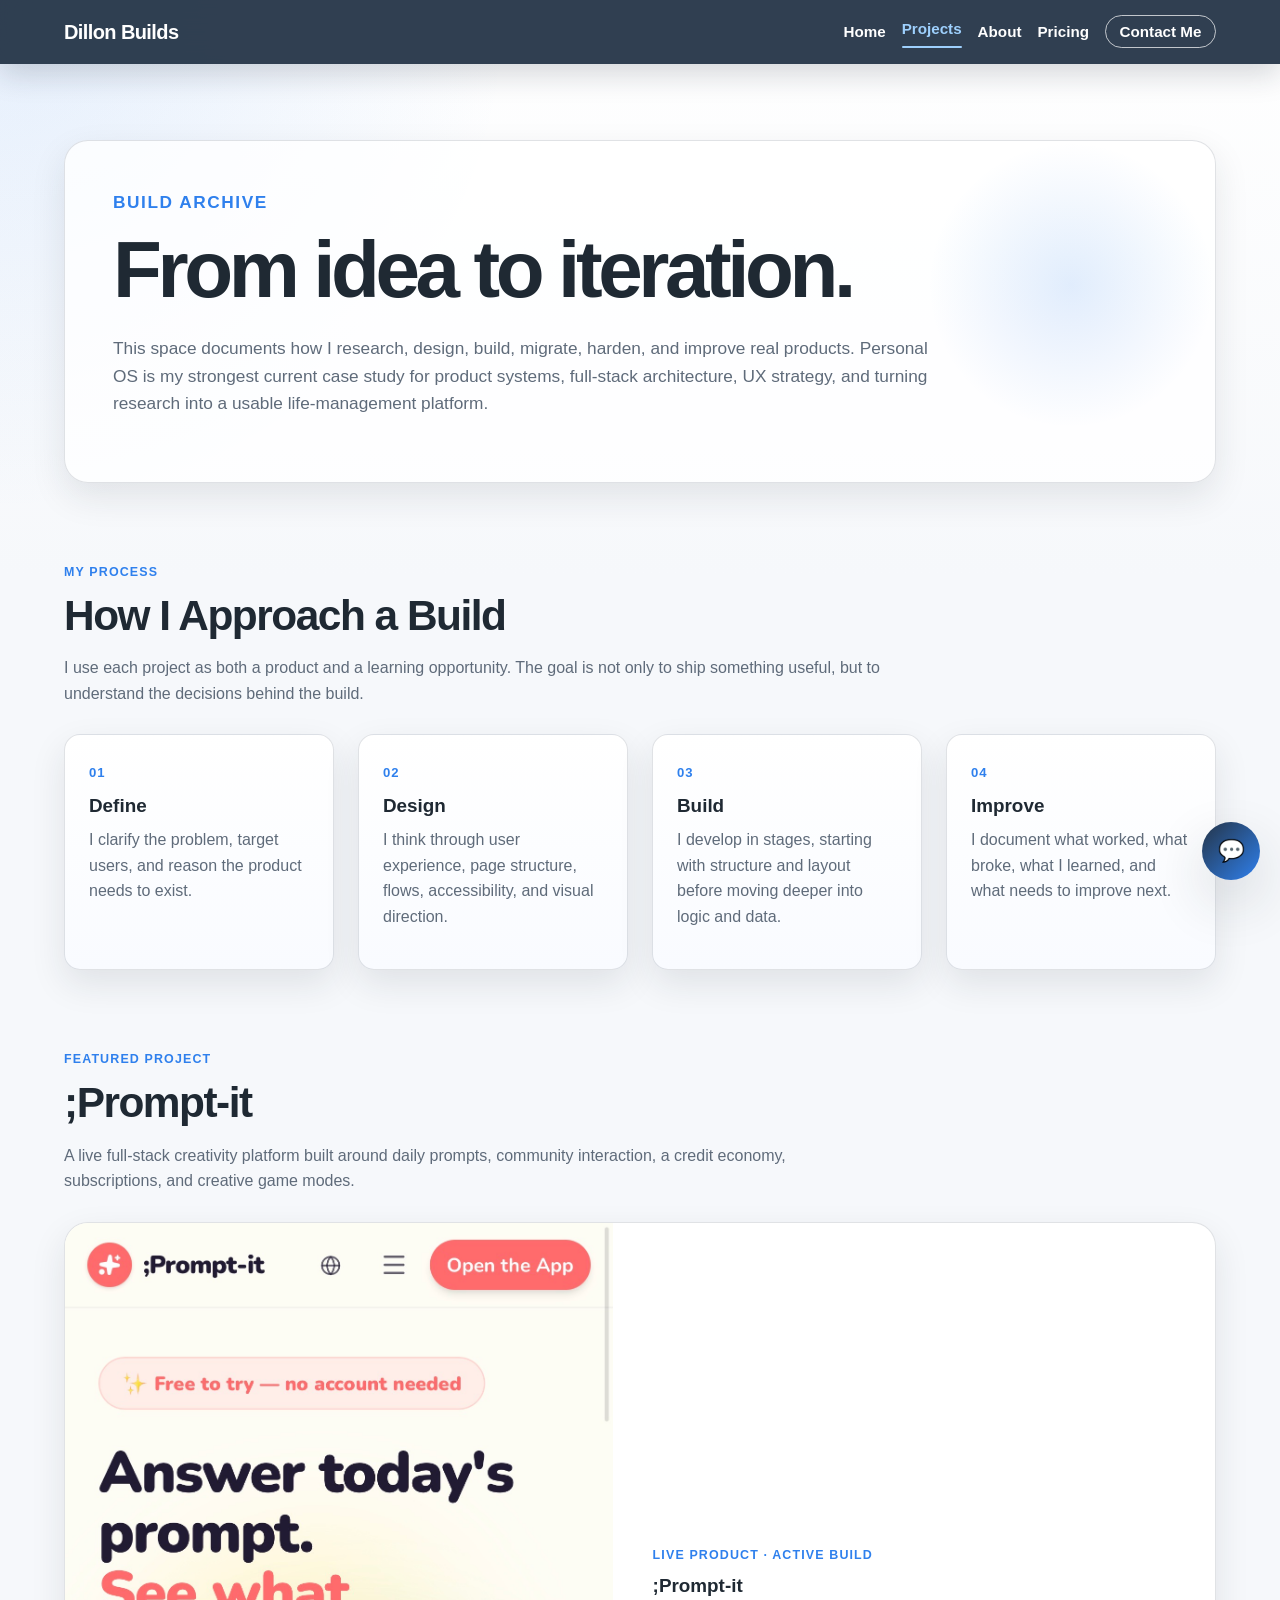
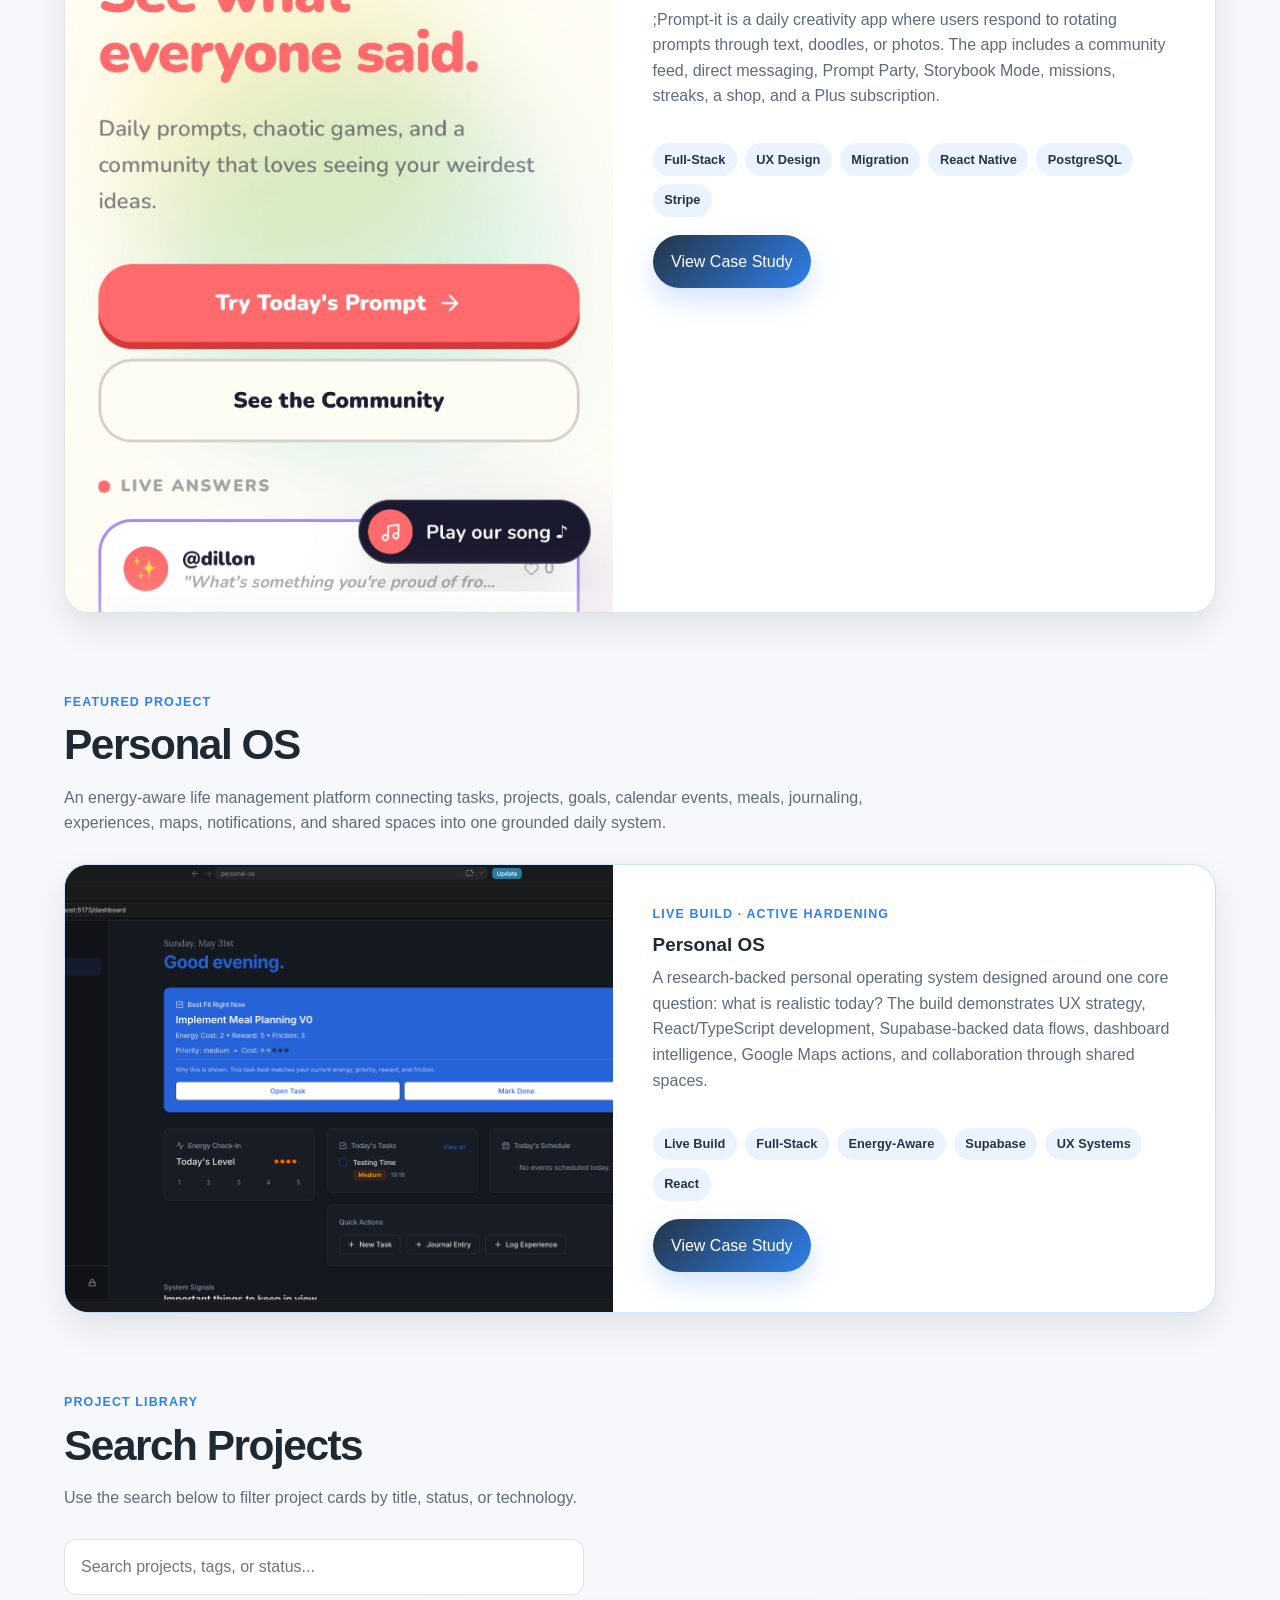
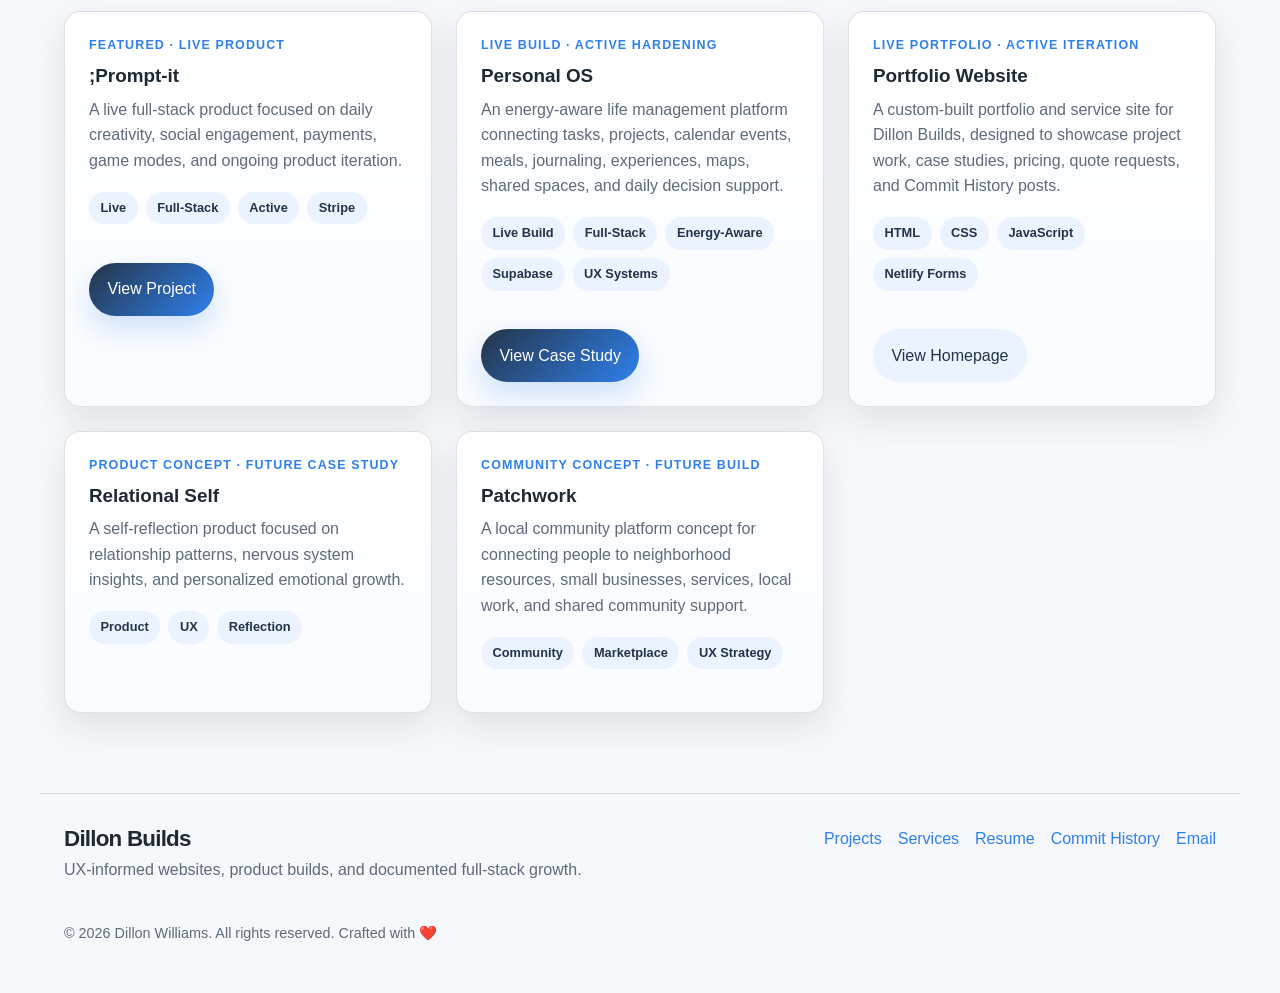
<file: projects.html>
<!DOCTYPE html>
<html lang="en">
<head>
    <meta charset="UTF-8">
    <meta name="viewport" content="width=device-width, initial-scale=1.0">
    <meta name="description" content="Explore Dillon Builds projects, including ;Prompt-it, Personal OS, portfolio development, and future product case studies.">
    <!-- Google tag (gtag.js) -->
    <script async src="https://www.googletagmanager.com/gtag/js?id=G-DNTZG0THHL"></script>
    <script>
      window.dataLayer = window.dataLayer || [];
      function gtag(){dataLayer.push(arguments);}
      gtag('js', new Date());

      gtag('config', 'G-DNTZG0THHL');
    </script>
    <title>Projects | Dillon Builds</title>
    <link href="static/style.css" rel="stylesheet">
</head>
<body>
<nav class="nav">
    <h1 class="nav-title"><a href="index.html">Dillon Builds</a></h1>
    <button class="mobile-menu-toggle" aria-label="Open navigation menu" aria-expanded="false" aria-controls="site-navigation">☰</button>
    <ul class="nav-links" id="site-navigation">
        <li><a href="index.html">Home</a></li>
        <li><a href="projects.html" class="active-page" aria-current="page">Projects</a></li>
        <li class="nav-dropdown">
            <a href="about.html">About</a>
            <ul class="dropdown-menu">
                <li><a href="about.html">About Me</a></li>
                <li><a href="about.html#learning-journey">Learning Journey</a></li>
                <li><a href="assets/resume.pdf" target="_blank" rel="noopener noreferrer">Resume PDF</a></li>
            </ul>
        </li>
        <li><a href="pricing.html">Pricing</a></li>
        <li><a class="nav-contact" href="mailto:hello@dillonbuilds.dev">Contact Me</a></li>
    </ul>
</nav>

<main class="projects-page">
    <section class="projects-hero hero-panel">
        <p class="eyebrow">Build Archive</p>
        <h1>From idea to iteration.</h1>
        <p>
            This space documents how I research, design, build, migrate, harden, and improve real products.
            Personal OS is my strongest current case study for product systems, full-stack architecture,
            UX strategy, and turning research into a usable life-management platform.
        </p>
    </section>

    <section class="process-summary">
        <div class="section-header">
            <p class="eyebrow">My Process</p>
            <h2>How I Approach a Build</h2>
            <p>
                I use each project as both a product and a learning opportunity. The goal is not only
                to ship something useful, but to understand the decisions behind the build.
            </p>
        </div>

        <div class="process-grid">
            <article class="process-card">
                <span class="process-number">01</span>
                <h3>Define</h3>
                <p>I clarify the problem, target users, and reason the product needs to exist.</p>
            </article>

            <article class="process-card">
                <span class="process-number">02</span>
                <h3>Design</h3>
                <p>I think through user experience, page structure, flows, accessibility, and visual direction.</p>
            </article>

            <article class="process-card">
                <span class="process-number">03</span>
                <h3>Build</h3>
                <p>I develop in stages, starting with structure and layout before moving deeper into logic and data.</p>
            </article>

            <article class="process-card">
                <span class="process-number">04</span>
                <h3>Improve</h3>
                <p>I document what worked, what broke, what I learned, and what needs to improve next.</p>
            </article>
        </div>
    </section>

    <section class="featured-project">
        <div class="section-header">
            <p class="eyebrow">Featured Project</p>
            <h2>;Prompt-it</h2>
            <p>
                A live full-stack creativity platform built around daily prompts, community interaction,
                a credit economy, subscriptions, and creative game modes.
            </p>
        </div>

        <article class="featured-project-card">
            <div class="featured-project-image">
                <img src="assets/images/prompt-it/marketing-site.jpg" alt=";Prompt-it marketing site preview" loading="lazy">
            </div>

            <div class="featured-project-content">
                <p class="project-status">Live Product · Active Build</p>
                <h3>;Prompt-it</h3>
                <p>
                    ;Prompt-it is a daily creativity app where users respond to rotating prompts through
                    text, doodles, or photos. The app includes a community feed, direct messaging,
                    Prompt Party, Storybook Mode, missions, streaks, a shop, and a Plus subscription.
                </p>

                <div class="project-tags">
                    <span>Full-Stack</span>
                    <span>UX Design</span>
                    <span>Migration</span>
                    <span>React Native</span>
                    <span>PostgreSQL</span>
                    <span>Stripe</span>
                </div>

                <a href="projects/prompt-it.html" class="button-primary">View Case Study</a>
            </div>
        </article>
    </section>

    <section class="current-build">
        <div class="section-header">
            <p class="eyebrow">Featured Project</p>
            <h2>Personal OS</h2>
            <p>
                An energy-aware life management platform connecting tasks, projects, goals, calendar events,
                meals, journaling, experiences, maps, notifications, and shared spaces into one grounded daily system.
            </p>
        </div>

        <article class="featured-project-card current-build-card">
            <div class="featured-project-image current-build-image">
                <img src="assets/images/Personal-OS/Dashboard.png" alt="Personal OS dashboard preview" loading="lazy">
            </div>

            <div class="featured-project-content">
                <p class="project-status">Live Build · Active Hardening</p>
                <h3>Personal OS</h3>
                <p>
                    A research-backed personal operating system designed around one core question: what is realistic today?
                    The build demonstrates UX strategy, React/TypeScript development, Supabase-backed data flows,
                    dashboard intelligence, Google Maps actions, and collaboration through shared spaces.
                </p>

                <div class="project-tags">
                    <span>Live Build</span>
                    <span>Full-Stack</span>
                    <span>Energy-Aware</span>
                    <span>Supabase</span>
                    <span>UX Systems</span>
                    <span>React</span>
                </div>

                <a href="projects/personal-os.html" class="button-primary">View Case Study</a>
            </div>
        </article>
    </section>

    <section class="project-library">
        <div class="section-header">
            <p class="eyebrow">Project Library</p>
            <h2>Search Projects</h2>
            <p>Use the search below to filter project cards by title, status, or technology.</p>
        </div>

        <label for="projectSearch" class="search-label">Search project cards</label>
        <input type="search" id="projectSearch" class="project-search" placeholder="Search projects, tags, or status...">
        <p class="search-empty" hidden>No matching projects yet. Try a different search term.</p>

        <div class="project-card-grid">
            <article class="project-card" data-project-card>
                <p class="project-status">Featured · Live Product</p>
                <h3>;Prompt-it</h3>
                <p>
                    A live full-stack product focused on daily creativity, social engagement, payments,
                    game modes, and ongoing product iteration.
                </p>
                <div class="project-tags">
                    <span>Live</span>
                    <span>Full-Stack</span>
                    <span>Active</span>
                    <span>Stripe</span>
                </div>
                <a href="projects/prompt-it.html" class="button-primary">View Project</a>
            </article>

            <article class="project-card" data-project-card>
                <p class="project-status">Live Build · Active Hardening</p>
                <h3>Personal OS</h3>
                <p>
                    An energy-aware life management platform connecting tasks, projects, calendar events,
                    meals, journaling, experiences, maps, shared spaces, and daily decision support.
                </p>
                <div class="project-tags">
                    <span>Live Build</span>
                    <span>Full-Stack</span>
                    <span>Energy-Aware</span>
                    <span>Supabase</span>
                    <span>UX Systems</span>
                </div>
                <a href="projects/personal-os.html" class="button-primary">View Case Study</a>
            </article>

            <article class="project-card" data-project-card>
                <p class="project-status">Live Portfolio · Active Iteration</p>
                <h3>Portfolio Website</h3>
                <p>
                    A custom-built portfolio and service site for Dillon Builds, designed to showcase
                    project work, case studies, pricing, quote requests, and Commit History posts.
                </p>
                <div class="project-tags">
                    <span>HTML</span>
                    <span>CSS</span>
                    <span>JavaScript</span>
                    <span>Netlify Forms</span>
                </div>
                <a href="index.html" class="button-secondary">View Homepage</a>
            </article>

            <article class="project-card" data-project-card>
                <p class="project-status">Product Concept · Future Case Study</p>
                <h3>Relational Self</h3>
                <p>
                    A self-reflection product focused on relationship patterns, nervous system insights,
                    and personalized emotional growth.
                </p>
                <div class="project-tags">
                    <span>Product</span>
                    <span>UX</span>
                    <span>Reflection</span>
                </div>
            </article>

            <article class="project-card" data-project-card>
                <p class="project-status">Community Concept · Future Build</p>
                <h3>Patchwork</h3>
                <p>
                    A local community platform concept for connecting people to neighborhood resources,
                    small businesses, services, local work, and shared community support.
                </p>
                <div class="project-tags">
                    <span>Community</span>
                    <span>Marketplace</span>
                    <span>UX Strategy</span>
                </div>
            </article>
        </div>
    </section>
</main>

<footer class="site-footer">
    <div>
        <h2>Dillon Builds</h2>
        <p>UX-informed websites, product builds, and documented full-stack growth.</p>
    </div>
    <ul class="footer-links">
        <li><a href="projects.html">Projects</a></li>
        <li><a href="pricing.html">Services</a></li>
        <li><a href="assets/resume.pdf" target="_blank" rel="noopener noreferrer">Resume</a></li>
        <li><a href="https://commithistory.blogspot.com" target="_blank" rel="noopener noreferrer">Commit History</a></li>
        <li><a href="mailto:hello@dillonbuilds.dev">Email</a></li>
    </ul>
    <p class="footer-credit">&copy; 2026 Dillon Williams. All rights reserved. Crafted with ❤️</p>
</footer>
<script src="static/script.js"></script>
<script src="static/concierge.js"></script>
</body>
</html>
</file>
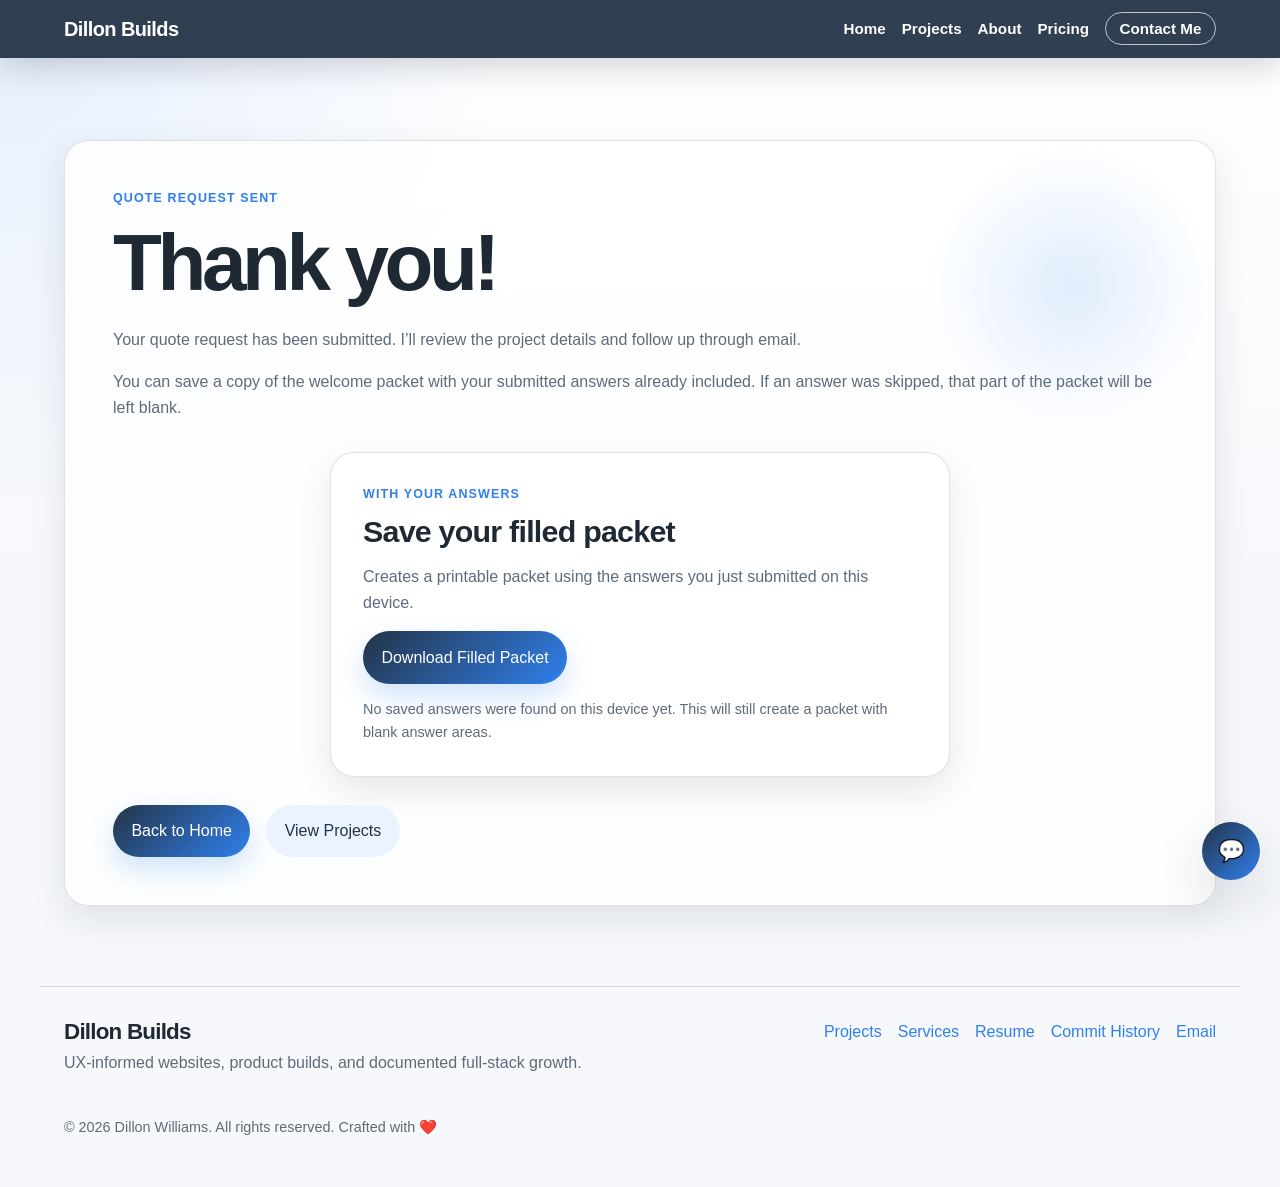
<file: thank-you.html>
<!DOCTYPE html>
<html lang="en">
<head>
    <meta charset="UTF-8">
    <meta name="viewport" content="width=device-width, initial-scale=1.0">
    <meta name="description" content="Thank you page for Dillon Builds quote requests.">
    <!-- Google tag (gtag.js) -->
    <script async src="https://www.googletagmanager.com/gtag/js?id=G-DNTZG0THHL"></script>
    <script>
      window.dataLayer = window.dataLayer || [];
      function gtag(){dataLayer.push(arguments);}
      gtag('js', new Date());

      gtag('config', 'G-DNTZG0THHL');
    </script>
    <title>Thank You | Dillon Builds</title>
    <link href="static/style.css" rel="stylesheet">
</head>
<body>
<nav class="nav">
    <h1 class="nav-title"><a href="index.html">Dillon Builds</a></h1>
    <button class="mobile-menu-toggle" aria-label="Open navigation menu" aria-expanded="false" aria-controls="site-navigation">☰</button>
    <ul class="nav-links" id="site-navigation">
        <li><a href="index.html">Home</a></li>
        <li><a href="projects.html">Projects</a></li>
        <li class="nav-dropdown"><a href="about.html">About</a><ul class="dropdown-menu"><li><a href="about.html">About Me</a></li><li><a href="about.html#learning-journey">Learning Journey</a></li><li><a href="assets/resume.pdf" target="_blank" rel="noopener noreferrer">Resume PDF</a></li></ul></li>
        <li><a href="pricing.html">Pricing</a></li>
        <li><a class="nav-contact" href="mailto:hello@dillonbuilds.dev">Contact Me</a></li>
    </ul>
</nav>
<main class="thank-you-page">
    <section class="thank-you-card hero-panel">
        <p class="eyebrow">Quote Request Sent</p>
        <h1>Thank you!</h1>
        <p>Your quote request has been submitted. I’ll review the project details and follow up through email.</p>
        <p>
            You can save a copy of the welcome packet with your submitted answers already included.
            If an answer was skipped, that part of the packet will be left blank.
        </p>
        <div class="packet-download-panel single-packet-download" aria-label="Filled welcome packet download">
            <article class="packet-download-card">
                <p class="project-status">With Your Answers</p>
                <h2>Save your filled packet</h2>
                <p>Creates a printable packet using the answers you just submitted on this device.</p>
                <button type="button" class="button-primary" data-download-filled-packet>Download Filled Packet</button>
                <p class="packet-help-text" data-packet-status>If an answer was skipped, that line will be left blank.</p>
            </article>
        </div>
        <div class="home-hero-actions">
            <a href="index.html" class="button-primary">Back to Home</a>
            <a href="projects.html" class="button-secondary">View Projects</a>
        </div>
    </section>
</main>
<footer class="site-footer">
    <div><h2>Dillon Builds</h2><p>UX-informed websites, product builds, and documented full-stack growth.</p></div>
    <ul class="footer-links"><li><a href="projects.html">Projects</a></li><li><a href="pricing.html">Services</a></li><li><a href="assets/resume.pdf" target="_blank" rel="noopener noreferrer">Resume</a></li><li><a href="https://commithistory.blogspot.com" target="_blank" rel="noopener noreferrer">Commit History</a></li><li><a href="mailto:hello@dillonbuilds.dev">Email</a></li></ul>
    <p class="footer-credit">&copy; 2026 Dillon Williams. All rights reserved. Crafted with ❤️</p>
</footer>
<script src="static/script.js"></script>
<script src="static/concierge.js"></script>
</body>
</html>
</file>
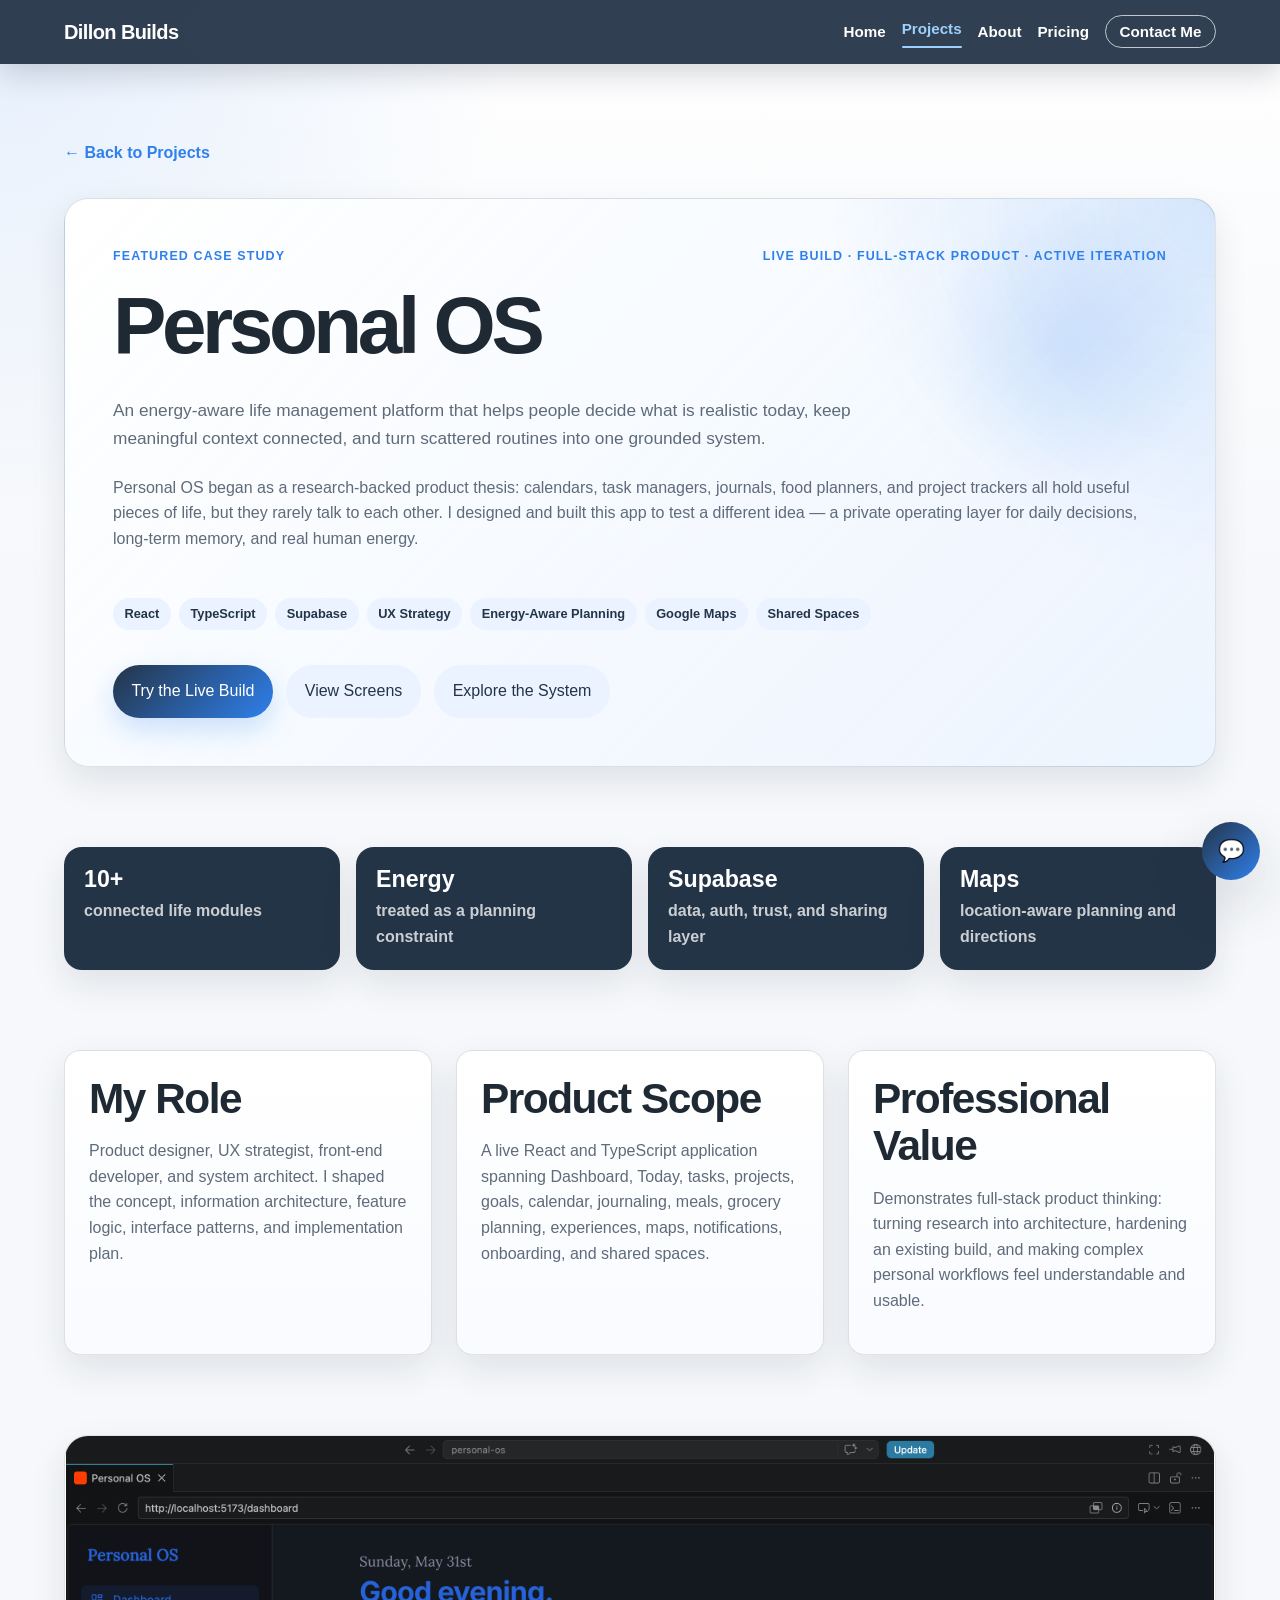
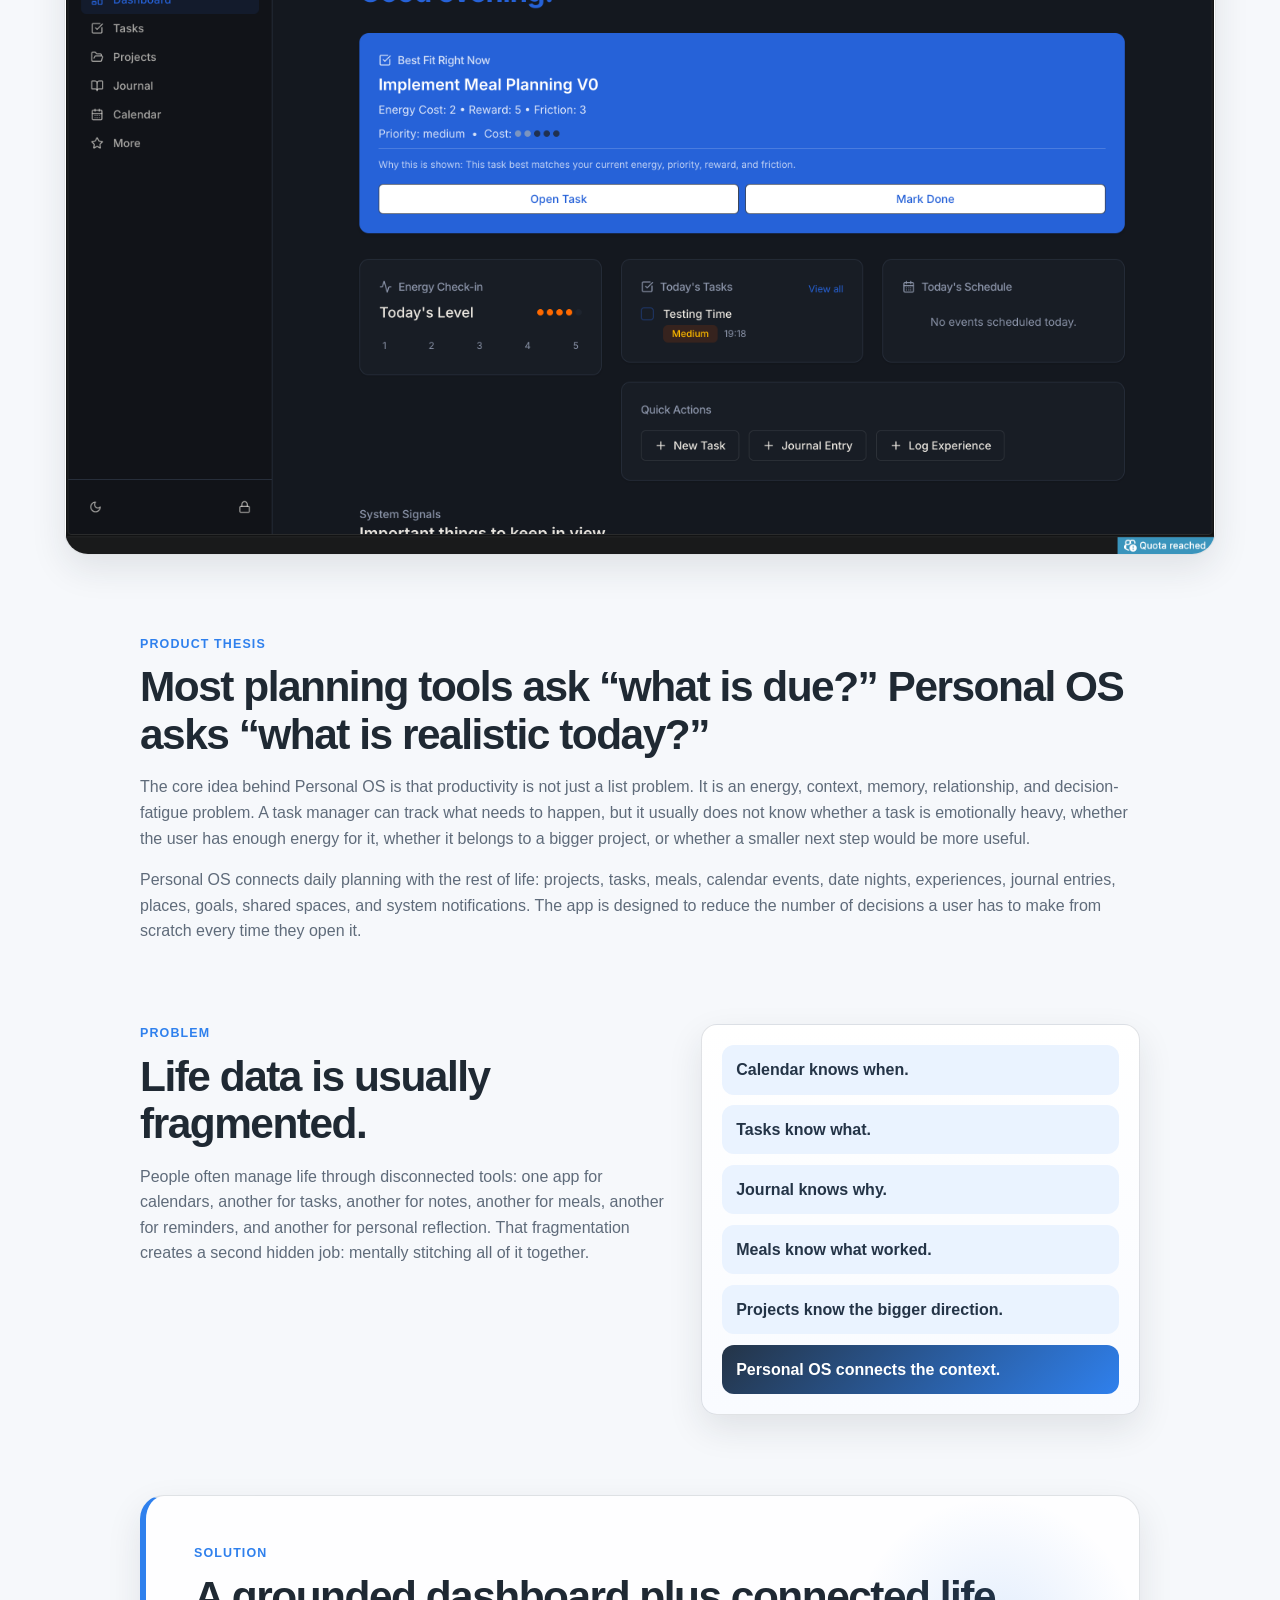
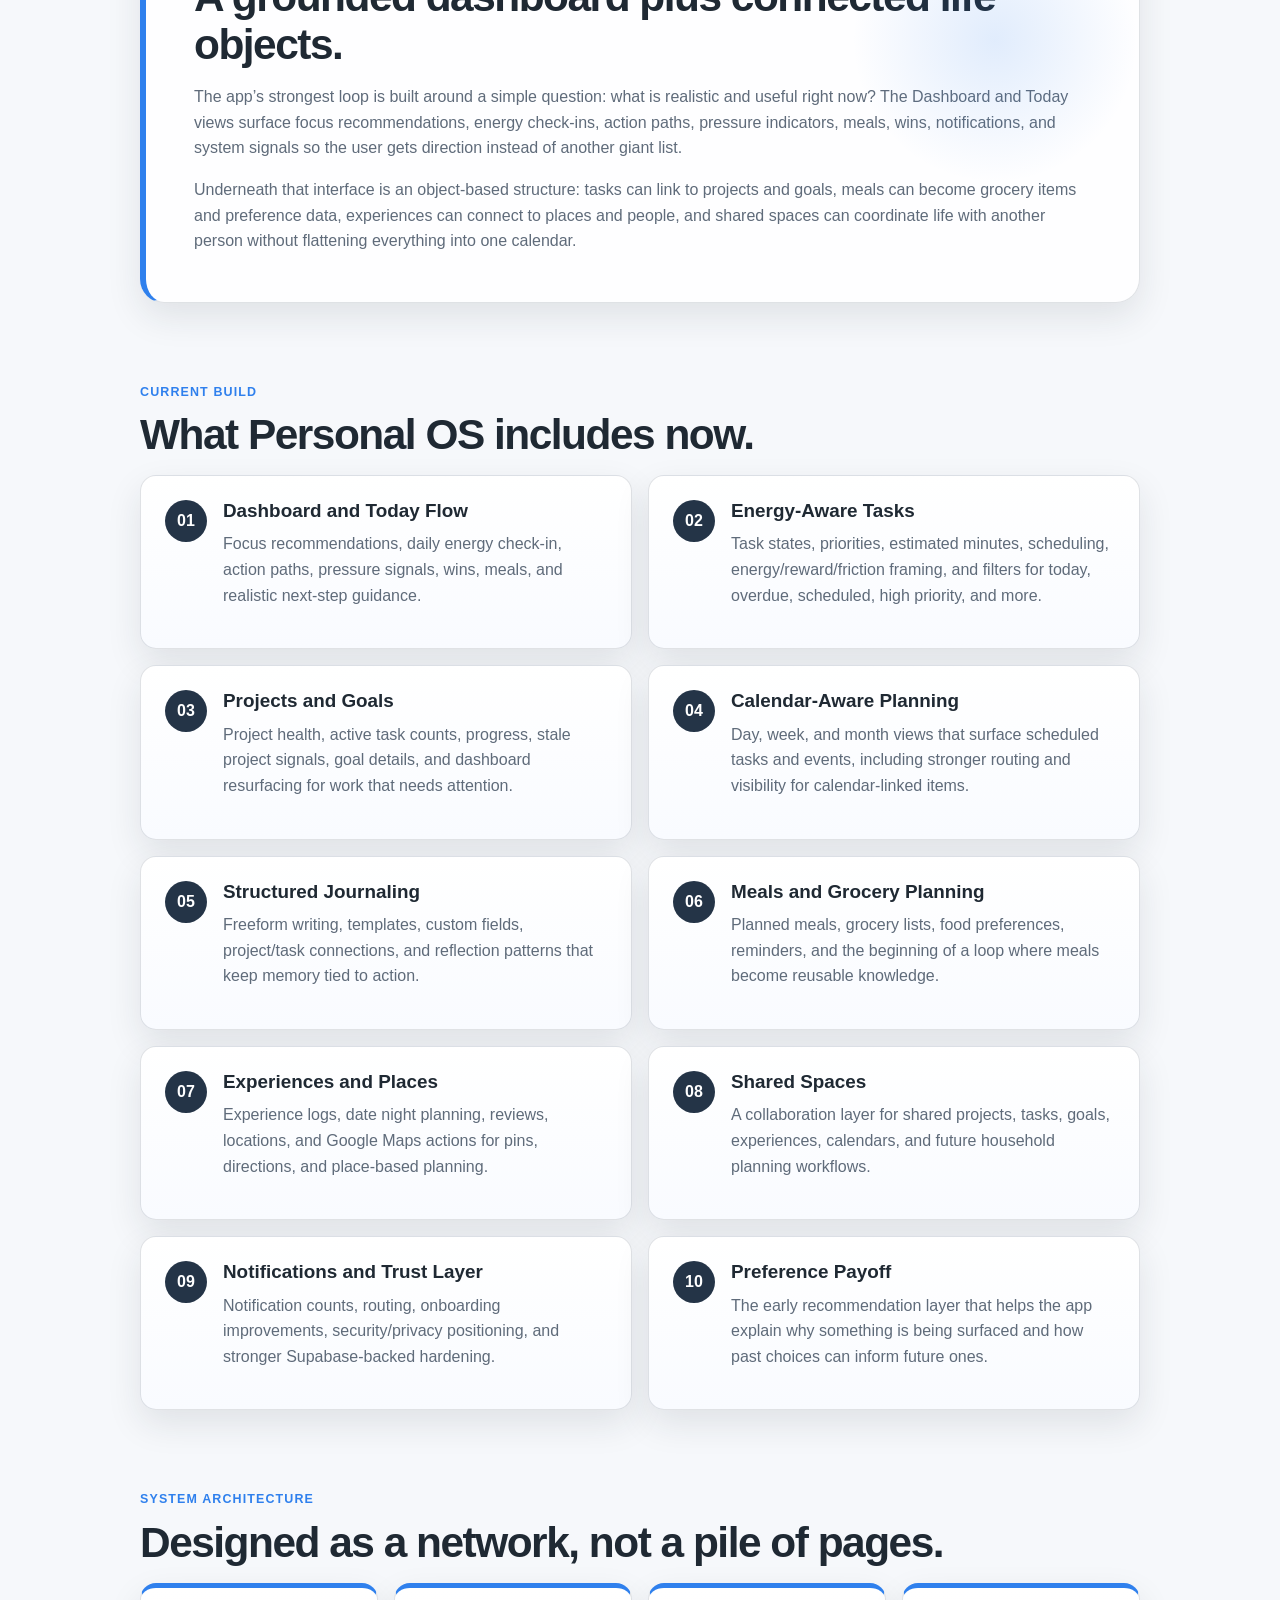
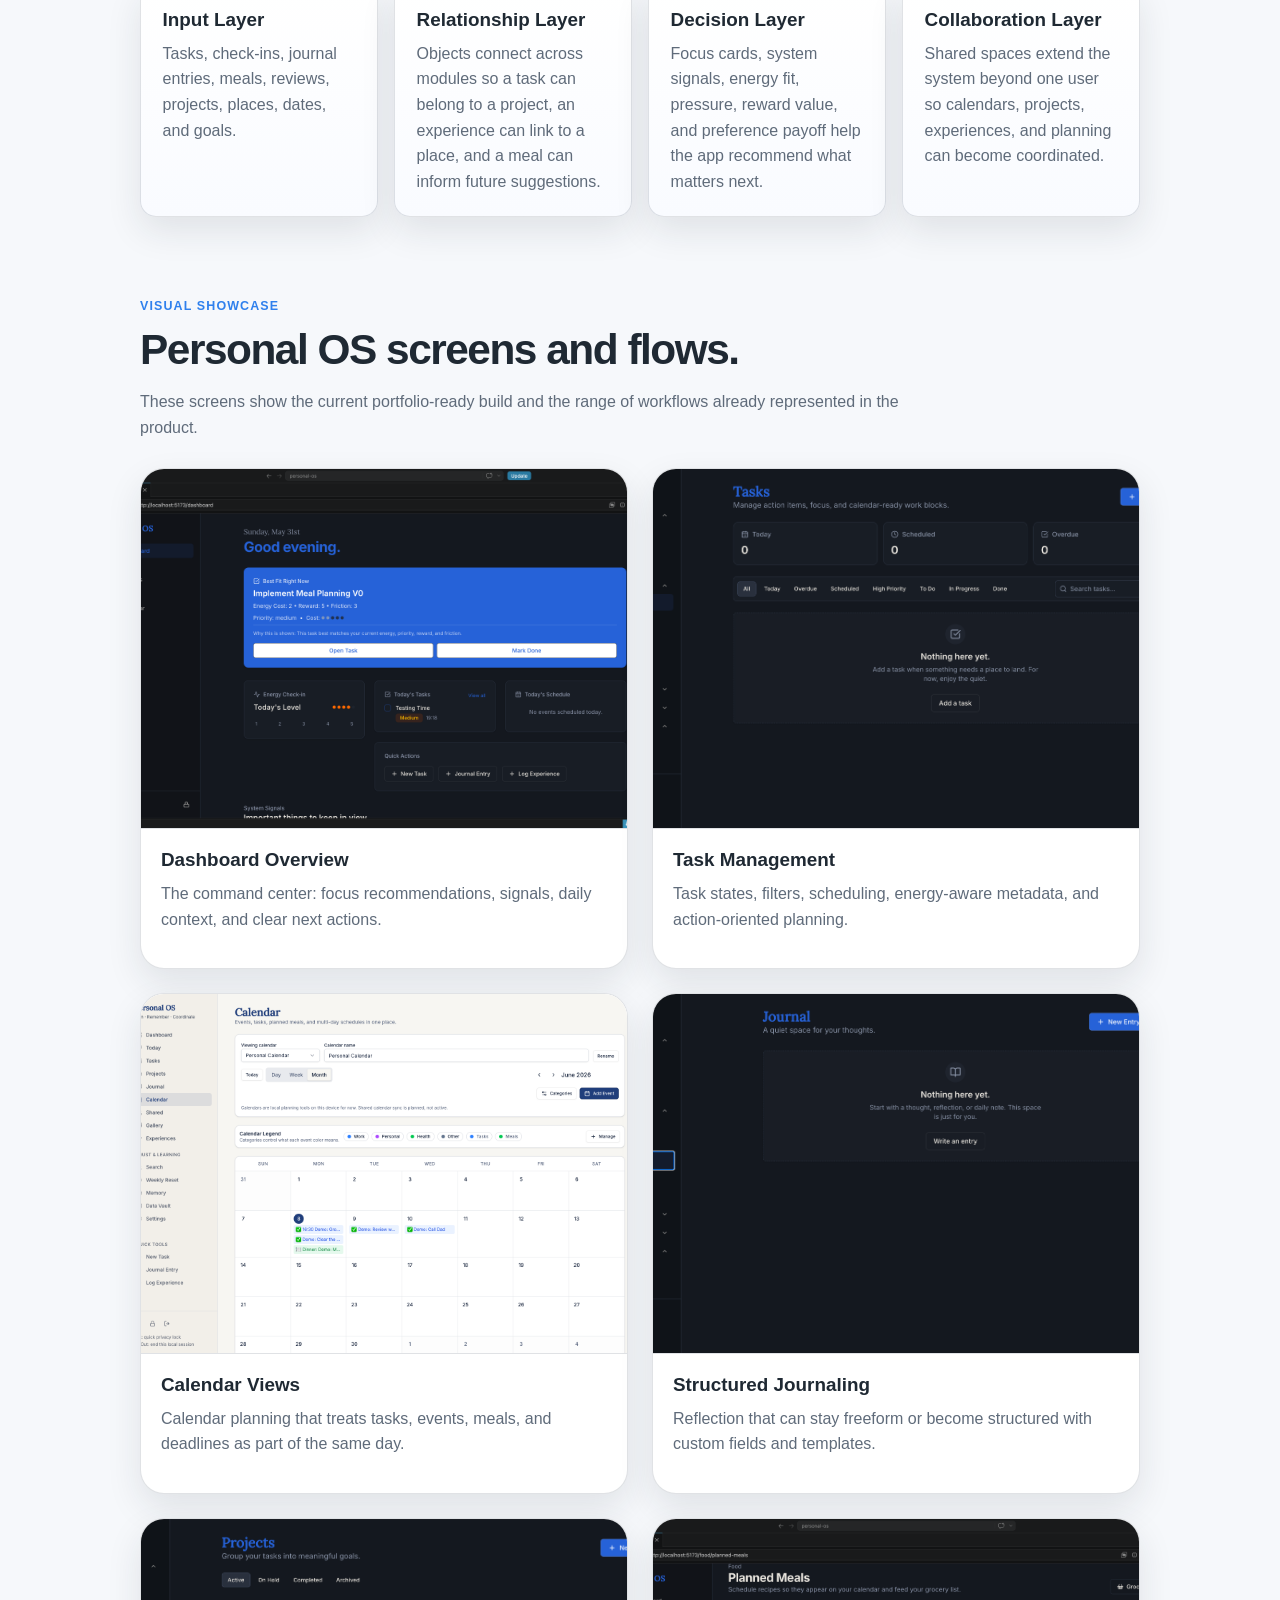
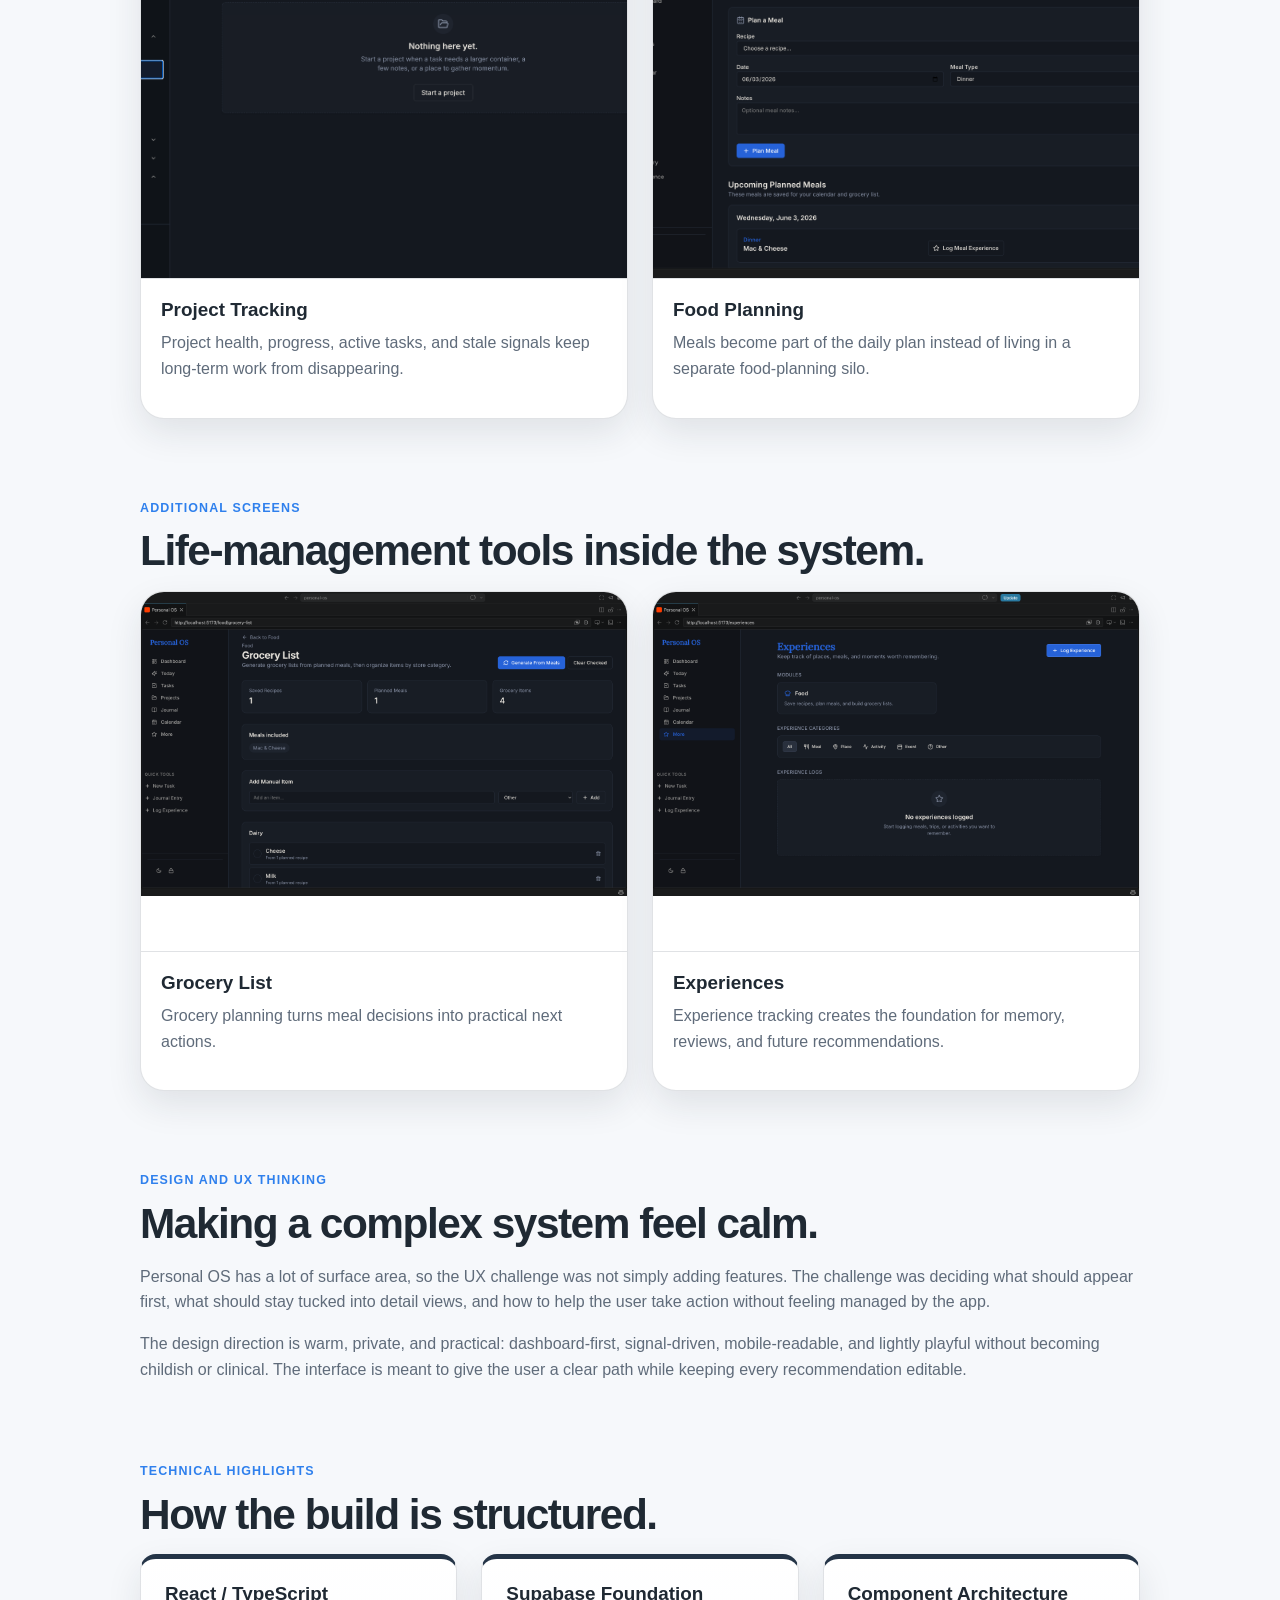
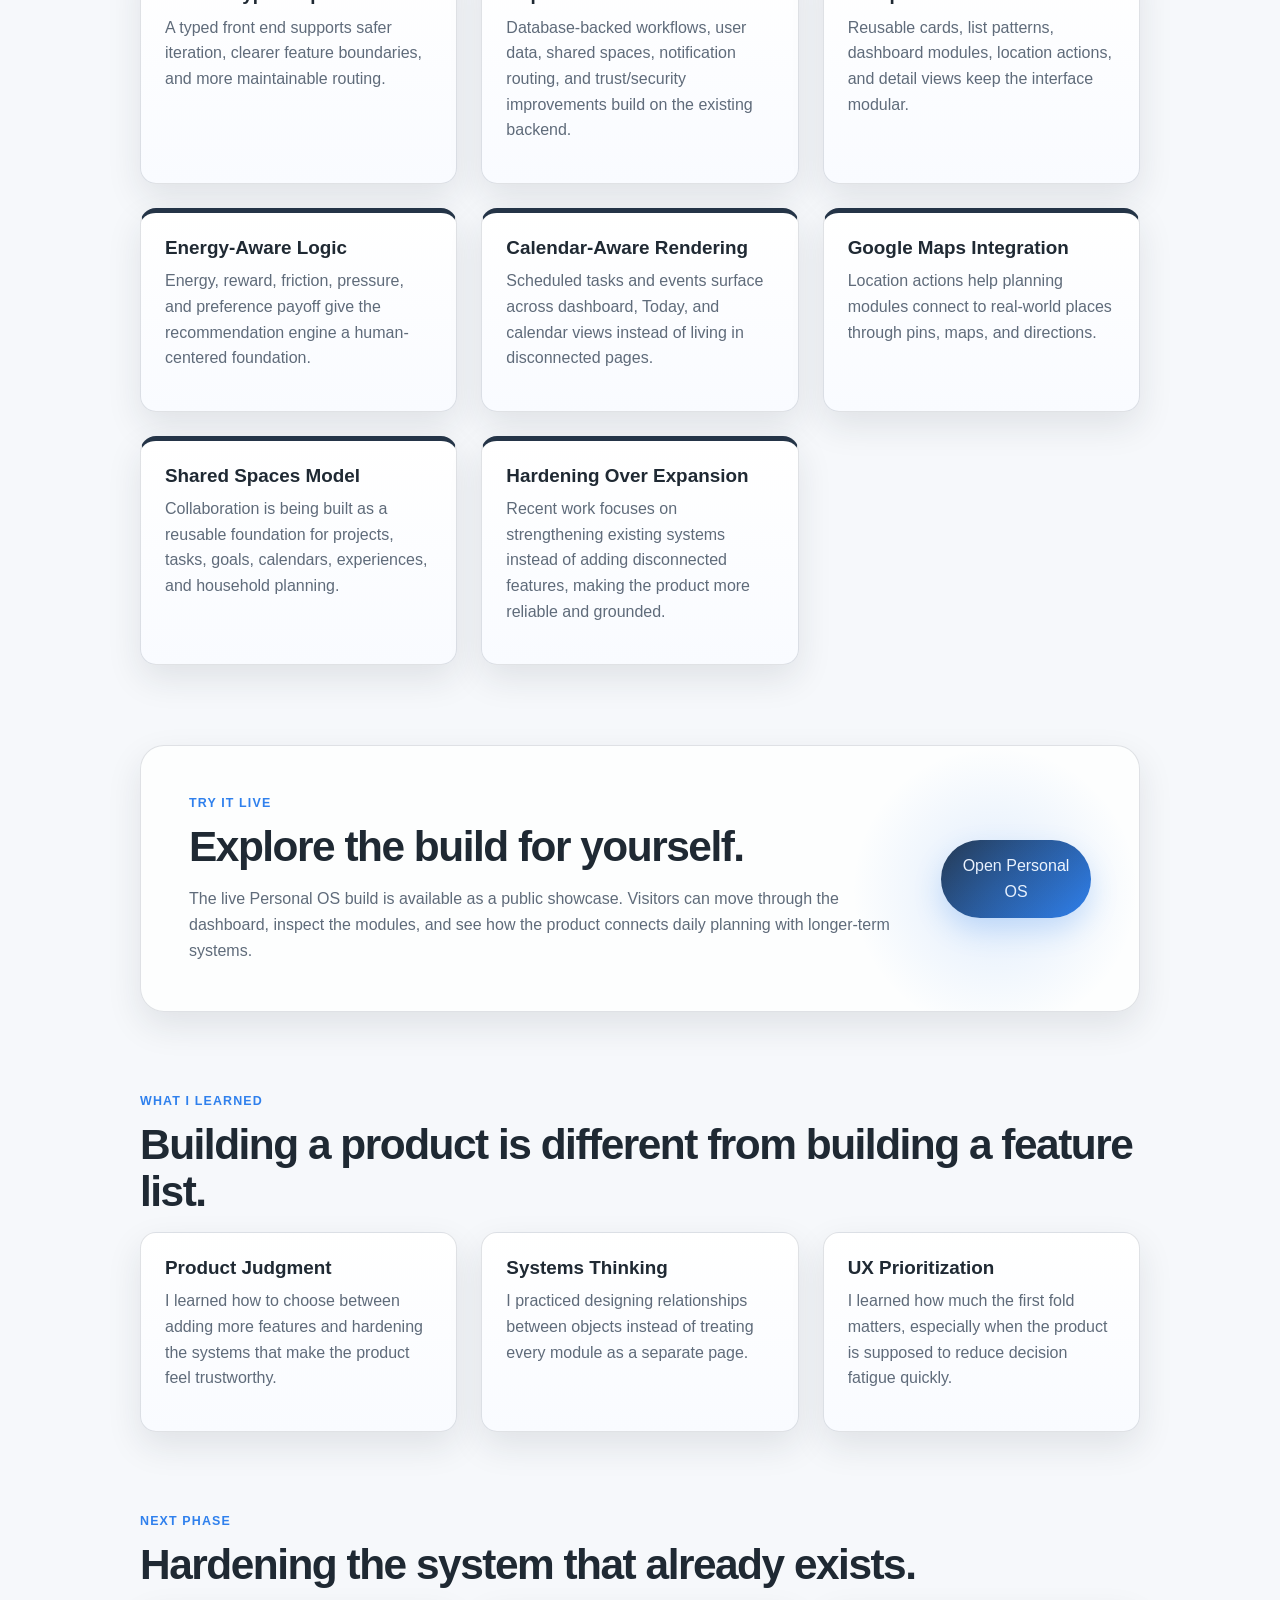
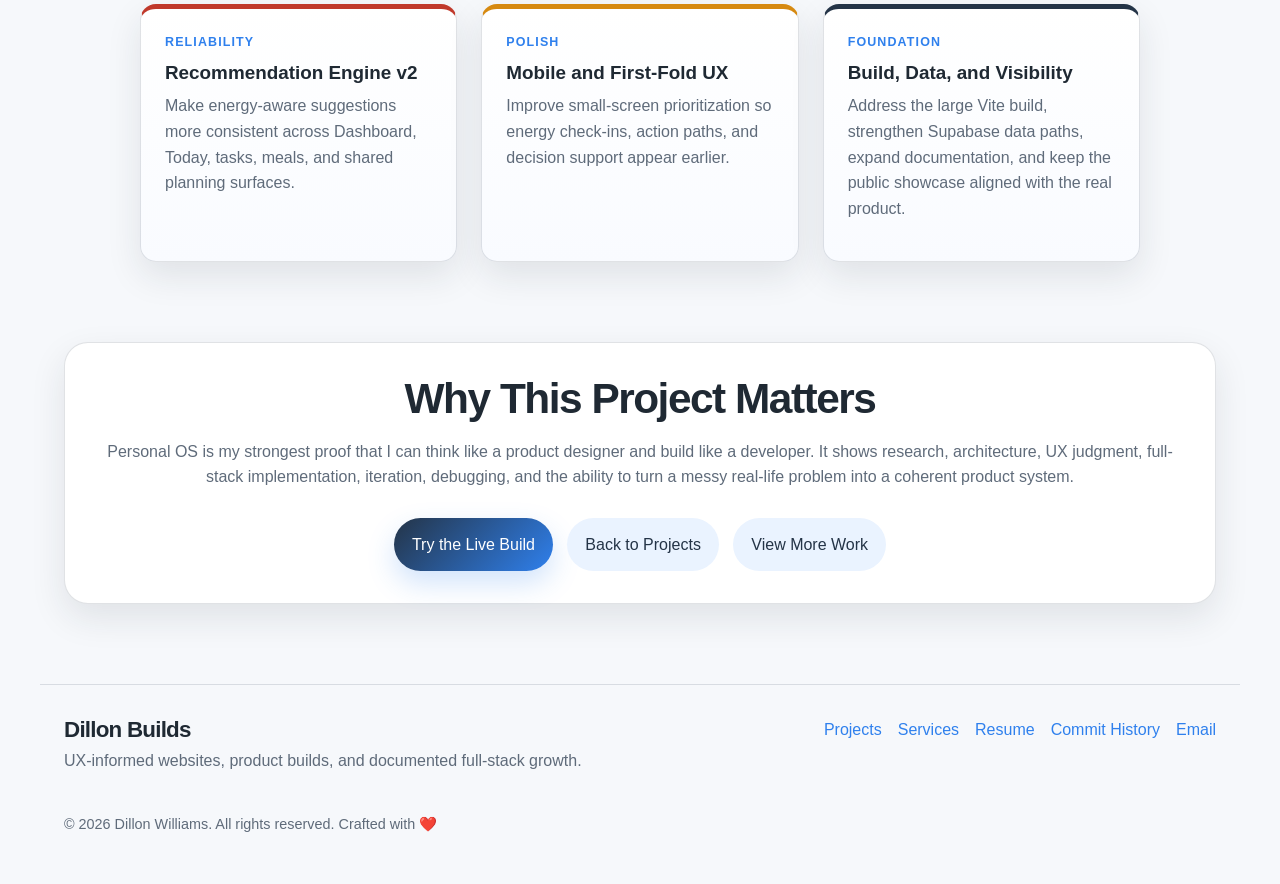
<file: projects/personal-os.html>
<!DOCTYPE html>
<html lang="en">
<head>
    <meta charset="UTF-8">
    <meta name="viewport" content="width=device-width, initial-scale=1.0">
    <meta name="description" content="Personal OS is a live full-stack case study by Dillon Williams: an energy-aware life management system connecting tasks, projects, calendar events, meals, journaling, shared spaces, and daily decision support.">
    <!-- Google tag (gtag.js) -->
    <script async src="https://www.googletagmanager.com/gtag/js?id=G-DNTZG0THHL"></script>
    <script>
      window.dataLayer = window.dataLayer || [];
      function gtag(){dataLayer.push(arguments);}
      gtag('js', new Date());

      gtag('config', 'G-DNTZG0THHL');
    </script>
    <title>Personal OS Case Study | Dillon Builds</title>
    <link href="../static/style.css" rel="stylesheet">
</head>
<body>
<nav class="nav">
    <h1 class="nav-title"><a href="../index.html">Dillon Builds</a></h1>
    <button class="mobile-menu-toggle" aria-label="Open navigation menu" aria-expanded="false" aria-controls="site-navigation">☰</button>
    <ul class="nav-links" id="site-navigation">
        <li><a href="../index.html">Home</a></li>
        <li><a href="../projects.html" class="active-page" aria-current="page">Projects</a></li>
        <li class="nav-dropdown">
            <a href="../about.html">About</a>
            <ul class="dropdown-menu">
                <li><a href="../about.html">About Me</a></li>
                <li><a href="../about.html#learning-journey">Learning Journey</a></li>
                <li><a href="../assets/resume.pdf" target="_blank" rel="noopener noreferrer">Resume PDF</a></li>
            </ul>
        </li>
        <li><a href="../pricing.html">Pricing</a></li>
        <li><a class="nav-contact" href="mailto:hello@dillonbuilds.dev">Contact Me</a></li>
    </ul>
</nav>

<main class="case-study-page personal-os-page">
    <a href="../projects.html" class="back-link">← Back to Projects</a>

    <section class="case-study-hero hero-panel personal-os-hero-panel">
        <div class="case-study-kicker-row">
            <p class="eyebrow">Featured Case Study</p>
            <p class="project-status">Live Build · Full-Stack Product · Active Iteration</p>
        </div>
        <h1>Personal OS</h1>
        <p class="case-study-intro">
            An energy-aware life management platform that helps people decide what is realistic today, keep meaningful context connected, and turn scattered routines into one grounded system.
        </p>
        <p>
            Personal OS began as a research-backed product thesis: calendars, task managers, journals, food planners, and project trackers all hold useful pieces of life, but they rarely talk to each other. I designed and built this app to test a different idea — a private operating layer for daily decisions, long-term memory, and real human energy.
        </p>
        <div class="case-study-tags status-badge-row" aria-label="Project status">
            <span>React</span>
            <span>TypeScript</span>
            <span>Supabase</span>
            <span>UX Strategy</span>
            <span>Energy-Aware Planning</span>
            <span>Google Maps</span>
            <span>Shared Spaces</span>
        </div>
        <div class="case-study-actions">
            <a href="https://personal-os-ashy-alpha.vercel.app/" target="_blank" rel="noopener noreferrer" class="button-primary">Try the Live Build</a>
            <a href="#project-gallery" class="button-secondary">View Screens</a>
            <a href="#system-architecture" class="button-secondary">Explore the System</a>
        </div>
    </section>

    <section class="case-study-metrics" aria-label="Personal OS project highlights">
        <article>
            <strong>10+</strong>
            <span>connected life modules</span>
        </article>
        <article>
            <strong>Energy</strong>
            <span>treated as a planning constraint</span>
        </article>
        <article>
            <strong>Supabase</strong>
            <span>data, auth, trust, and sharing layer</span>
        </article>
        <article>
            <strong>Maps</strong>
            <span>location-aware planning and directions</span>
        </article>
    </section>

    <section class="project-overview-grid">
        <article class="overview-card">
            <h2>My Role</h2>
            <p>
                Product designer, UX strategist, front-end developer, and system architect. I shaped the concept, information architecture, feature logic, interface patterns, and implementation plan.
            </p>
        </article>

        <article class="overview-card">
            <h2>Product Scope</h2>
            <p>
                A live React and TypeScript application spanning Dashboard, Today, tasks, projects, goals, calendar, journaling, meals, grocery planning, experiences, maps, notifications, onboarding, and shared spaces.
            </p>
        </article>

        <article class="overview-card">
            <h2>Professional Value</h2>
            <p>
                Demonstrates full-stack product thinking: turning research into architecture, hardening an existing build, and making complex personal workflows feel understandable and usable.
            </p>
        </article>
    </section>

    <section class="case-study-image-section">
        <img
            src="../assets/images/Personal-OS/Dashboard.png"
            alt="Personal OS dashboard overview screen"
            class="case-study-image"
            loading="lazy"
        >
    </section>

    <section class="case-study-section">
        <p class="eyebrow">Product Thesis</p>
        <h2>Most planning tools ask “what is due?” Personal OS asks “what is realistic today?”</h2>
        <p>
            The core idea behind Personal OS is that productivity is not just a list problem. It is an energy, context, memory, relationship, and decision-fatigue problem. A task manager can track what needs to happen, but it usually does not know whether a task is emotionally heavy, whether the user has enough energy for it, whether it belongs to a bigger project, or whether a smaller next step would be more useful.
        </p>
        <p>
            Personal OS connects daily planning with the rest of life: projects, tasks, meals, calendar events, date nights, experiences, journal entries, places, goals, shared spaces, and system notifications. The app is designed to reduce the number of decisions a user has to make from scratch every time they open it.
        </p>
    </section>

    <section class="case-study-section case-study-split-section">
        <div>
            <p class="eyebrow">Problem</p>
            <h2>Life data is usually fragmented.</h2>
            <p>
                People often manage life through disconnected tools: one app for calendars, another for tasks, another for notes, another for meals, another for reminders, and another for personal reflection. That fragmentation creates a second hidden job: mentally stitching all of it together.
            </p>
        </div>
        <div class="signal-stack" aria-label="Fragmented tools list">
            <span>Calendar knows when.</span>
            <span>Tasks know what.</span>
            <span>Journal knows why.</span>
            <span>Meals know what worked.</span>
            <span>Projects know the bigger direction.</span>
            <strong>Personal OS connects the context.</strong>
        </div>
    </section>

    <section class="case-study-section highlight-section accent-panel">
        <p class="eyebrow">Solution</p>
        <h2>A grounded dashboard plus connected life objects.</h2>
        <p>
            The app’s strongest loop is built around a simple question: what is realistic and useful right now? The Dashboard and Today views surface focus recommendations, energy check-ins, action paths, pressure indicators, meals, wins, notifications, and system signals so the user gets direction instead of another giant list.
        </p>
        <p>
            Underneath that interface is an object-based structure: tasks can link to projects and goals, meals can become grocery items and preference data, experiences can connect to places and people, and shared spaces can coordinate life with another person without flattening everything into one calendar.
        </p>
    </section>

    <section class="case-study-section">
        <p class="eyebrow">Current Build</p>
        <h2>What Personal OS includes now.</h2>
        <div class="feature-list feature-grid">
            <article class="feature-row">
                <span class="feature-number">01</span>
                <div>
                    <h3>Dashboard and Today Flow</h3>
                    <p>Focus recommendations, daily energy check-in, action paths, pressure signals, wins, meals, and realistic next-step guidance.</p>
                </div>
            </article>

            <article class="feature-row">
                <span class="feature-number">02</span>
                <div>
                    <h3>Energy-Aware Tasks</h3>
                    <p>Task states, priorities, estimated minutes, scheduling, energy/reward/friction framing, and filters for today, overdue, scheduled, high priority, and more.</p>
                </div>
            </article>

            <article class="feature-row">
                <span class="feature-number">03</span>
                <div>
                    <h3>Projects and Goals</h3>
                    <p>Project health, active task counts, progress, stale project signals, goal details, and dashboard resurfacing for work that needs attention.</p>
                </div>
            </article>

            <article class="feature-row">
                <span class="feature-number">04</span>
                <div>
                    <h3>Calendar-Aware Planning</h3>
                    <p>Day, week, and month views that surface scheduled tasks and events, including stronger routing and visibility for calendar-linked items.</p>
                </div>
            </article>

            <article class="feature-row">
                <span class="feature-number">05</span>
                <div>
                    <h3>Structured Journaling</h3>
                    <p>Freeform writing, templates, custom fields, project/task connections, and reflection patterns that keep memory tied to action.</p>
                </div>
            </article>

            <article class="feature-row">
                <span class="feature-number">06</span>
                <div>
                    <h3>Meals and Grocery Planning</h3>
                    <p>Planned meals, grocery lists, food preferences, reminders, and the beginning of a loop where meals become reusable knowledge.</p>
                </div>
            </article>

            <article class="feature-row">
                <span class="feature-number">07</span>
                <div>
                    <h3>Experiences and Places</h3>
                    <p>Experience logs, date night planning, reviews, locations, and Google Maps actions for pins, directions, and place-based planning.</p>
                </div>
            </article>

            <article class="feature-row">
                <span class="feature-number">08</span>
                <div>
                    <h3>Shared Spaces</h3>
                    <p>A collaboration layer for shared projects, tasks, goals, experiences, calendars, and future household planning workflows.</p>
                </div>
            </article>

            <article class="feature-row">
                <span class="feature-number">09</span>
                <div>
                    <h3>Notifications and Trust Layer</h3>
                    <p>Notification counts, routing, onboarding improvements, security/privacy positioning, and stronger Supabase-backed hardening.</p>
                </div>
            </article>

            <article class="feature-row">
                <span class="feature-number">10</span>
                <div>
                    <h3>Preference Payoff</h3>
                    <p>The early recommendation layer that helps the app explain why something is being surfaced and how past choices can inform future ones.</p>
                </div>
            </article>
        </div>
    </section>

    <section class="case-study-section" id="system-architecture">
        <p class="eyebrow">System Architecture</p>
        <h2>Designed as a network, not a pile of pages.</h2>
        <div class="architecture-grid">
            <article class="architecture-card">
                <h3>Input Layer</h3>
                <p>Tasks, check-ins, journal entries, meals, reviews, projects, places, dates, and goals.</p>
            </article>
            <article class="architecture-card">
                <h3>Relationship Layer</h3>
                <p>Objects connect across modules so a task can belong to a project, an experience can link to a place, and a meal can inform future suggestions.</p>
            </article>
            <article class="architecture-card">
                <h3>Decision Layer</h3>
                <p>Focus cards, system signals, energy fit, pressure, reward value, and preference payoff help the app recommend what matters next.</p>
            </article>
            <article class="architecture-card">
                <h3>Collaboration Layer</h3>
                <p>Shared spaces extend the system beyond one user so calendars, projects, experiences, and planning can become coordinated.</p>
            </article>
        </div>
    </section>

    <section class="case-study-section" id="project-gallery">
        <div class="section-header">
            <p class="eyebrow">Visual Showcase</p>
            <h2>Personal OS screens and flows.</h2>
            <p>
                These screens show the current portfolio-ready build and the range of workflows already represented in the product.
            </p>
        </div>

        <div class="personal-os-gallery">
            <article class="personal-os-screen-card">
                <img src="../assets/images/Personal-OS/Dashboard.png" alt="Personal OS dashboard screen" loading="lazy">
                <div class="screen-card-content">
                    <h3>Dashboard Overview</h3>
                    <p>The command center: focus recommendations, signals, daily context, and clear next actions.</p>
                </div>
            </article>

            <article class="personal-os-screen-card">
                <img src="../assets/images/Personal-OS/Tasks.png" alt="Personal OS task management screen" loading="lazy">
                <div class="screen-card-content">
                    <h3>Task Management</h3>
                    <p>Task states, filters, scheduling, energy-aware metadata, and action-oriented planning.</p>
                </div>
            </article>

            <article class="personal-os-screen-card">
                <img src="../assets/images/Personal-OS/calendar.png" alt="Personal OS calendar views screen" loading="lazy">
                <div class="screen-card-content">
                    <h3>Calendar Views</h3>
                    <p>Calendar planning that treats tasks, events, meals, and deadlines as part of the same day.</p>
                </div>
            </article>

            <article class="personal-os-screen-card">
                <img src="../assets/images/Personal-OS/Journal.png" alt="Personal OS structured journaling screen" loading="lazy">
                <div class="screen-card-content">
                    <h3>Structured Journaling</h3>
                    <p>Reflection that can stay freeform or become structured with custom fields and templates.</p>
                </div>
            </article>

            <article class="personal-os-screen-card">
                <img src="../assets/images/Personal-OS/Projects.png" alt="Personal OS project tracking screen" loading="lazy">
                <div class="screen-card-content">
                    <h3>Project Tracking</h3>
                    <p>Project health, progress, active tasks, and stale signals keep long-term work from disappearing.</p>
                </div>
            </article>

            <article class="personal-os-screen-card">
                <img src="../assets/images/Personal-OS/Planned-Meals.png" alt="Personal OS planned meals screen" loading="lazy">
                <div class="screen-card-content">
                    <h3>Food Planning</h3>
                    <p>Meals become part of the daily plan instead of living in a separate food-planning silo.</p>
                </div>
            </article>
        </div>
    </section>

    <section class="case-study-section">
        <p class="eyebrow">Additional Screens</p>
        <h2>Life-management tools inside the system.</h2>
        <div class="personal-os-gallery compact-gallery">
            <article class="personal-os-screen-card">
                <img src="../assets/images/Personal-OS/Grocery-List.png" alt="Personal OS grocery list screen" loading="lazy">
                <div class="screen-card-content">
                    <h3>Grocery List</h3>
                    <p>Grocery planning turns meal decisions into practical next actions.</p>
                </div>
            </article>

            <article class="personal-os-screen-card">
                <img src="../assets/images/Personal-OS/Experiences.png" alt="Personal OS experiences screen" loading="lazy">
                <div class="screen-card-content">
                    <h3>Experiences</h3>
                    <p>Experience tracking creates the foundation for memory, reviews, and future recommendations.</p>
                </div>
            </article>
        </div>
    </section>

    <section class="case-study-section">
        <p class="eyebrow">Design and UX Thinking</p>
        <h2>Making a complex system feel calm.</h2>
        <p>
            Personal OS has a lot of surface area, so the UX challenge was not simply adding features. The challenge was deciding what should appear first, what should stay tucked into detail views, and how to help the user take action without feeling managed by the app.
        </p>
        <p>
            The design direction is warm, private, and practical: dashboard-first, signal-driven, mobile-readable, and lightly playful without becoming childish or clinical. The interface is meant to give the user a clear path while keeping every recommendation editable.
        </p>
    </section>

    <section class="case-study-section">
        <p class="eyebrow">Technical Highlights</p>
        <h2>How the build is structured.</h2>
        <div class="tech-stack-grid">
            <article class="tech-card">
                <h3>React / TypeScript</h3>
                <p>A typed front end supports safer iteration, clearer feature boundaries, and more maintainable routing.</p>
            </article>

            <article class="tech-card">
                <h3>Supabase Foundation</h3>
                <p>Database-backed workflows, user data, shared spaces, notification routing, and trust/security improvements build on the existing backend.</p>
            </article>

            <article class="tech-card">
                <h3>Component Architecture</h3>
                <p>Reusable cards, list patterns, dashboard modules, location actions, and detail views keep the interface modular.</p>
            </article>

            <article class="tech-card">
                <h3>Energy-Aware Logic</h3>
                <p>Energy, reward, friction, pressure, and preference payoff give the recommendation engine a human-centered foundation.</p>
            </article>

            <article class="tech-card">
                <h3>Calendar-Aware Rendering</h3>
                <p>Scheduled tasks and events surface across dashboard, Today, and calendar views instead of living in disconnected pages.</p>
            </article>

            <article class="tech-card">
                <h3>Google Maps Integration</h3>
                <p>Location actions help planning modules connect to real-world places through pins, maps, and directions.</p>
            </article>

            <article class="tech-card">
                <h3>Shared Spaces Model</h3>
                <p>Collaboration is being built as a reusable foundation for projects, tasks, goals, calendars, experiences, and household planning.</p>
            </article>

            <article class="tech-card">
                <h3>Hardening Over Expansion</h3>
                <p>Recent work focuses on strengthening existing systems instead of adding disconnected features, making the product more reliable and grounded.</p>
            </article>
        </div>
    </section>

    <section class="case-study-section live-build-callout accent-panel">
        <div>
            <p class="eyebrow">Try It Live</p>
            <h2>Explore the build for yourself.</h2>
            <p>
                The live Personal OS build is available as a public showcase. Visitors can move through the dashboard, inspect the modules, and see how the product connects daily planning with longer-term systems.
            </p>
        </div>
        <a href="https://personal-os-ashy-alpha.vercel.app/" target="_blank" rel="noopener noreferrer" class="button-primary">Open Personal OS</a>
    </section>

    <section class="case-study-section">
        <p class="eyebrow">What I Learned</p>
        <h2>Building a product is different from building a feature list.</h2>
        <div class="lesson-grid">
            <article class="lesson-card">
                <h3>Product Judgment</h3>
                <p>I learned how to choose between adding more features and hardening the systems that make the product feel trustworthy.</p>
            </article>

            <article class="lesson-card">
                <h3>Systems Thinking</h3>
                <p>I practiced designing relationships between objects instead of treating every module as a separate page.</p>
            </article>

            <article class="lesson-card">
                <h3>UX Prioritization</h3>
                <p>I learned how much the first fold matters, especially when the product is supposed to reduce decision fatigue quickly.</p>
            </article>
        </div>
    </section>

    <section class="case-study-section">
        <p class="eyebrow">Next Phase</p>
        <h2>Hardening the system that already exists.</h2>
        <div class="priority-list">
            <article class="priority-card high-priority">
                <p class="project-status">Reliability</p>
                <h3>Recommendation Engine v2</h3>
                <p>Make energy-aware suggestions more consistent across Dashboard, Today, tasks, meals, and shared planning surfaces.</p>
            </article>

            <article class="priority-card medium-priority">
                <p class="project-status">Polish</p>
                <h3>Mobile and First-Fold UX</h3>
                <p>Improve small-screen prioritization so energy check-ins, action paths, and decision support appear earlier.</p>
            </article>

            <article class="priority-card low-priority">
                <p class="project-status">Foundation</p>
                <h3>Build, Data, and Visibility</h3>
                <p>Address the large Vite build, strengthen Supabase data paths, expand documentation, and keep the public showcase aligned with the real product.</p>
            </article>
        </div>
    </section>

    <section class="case-study-closing">
        <h2>Why This Project Matters</h2>
        <p>
            Personal OS is my strongest proof that I can think like a product designer and build like a developer. It shows research, architecture, UX judgment, full-stack implementation, iteration, debugging, and the ability to turn a messy real-life problem into a coherent product system.
        </p>
        <div class="case-study-actions closing-actions">
            <a href="https://personal-os-ashy-alpha.vercel.app/" target="_blank" rel="noopener noreferrer" class="button-primary">Try the Live Build</a>
            <a href="../projects.html" class="button-secondary">Back to Projects</a>
            <a href="../projects.html#projectSearch" class="button-secondary">View More Work</a>
        </div>
    </section>
</main>

<footer class="site-footer">
    <div>
        <h2>Dillon Builds</h2>
        <p>UX-informed websites, product builds, and documented full-stack growth.</p>
    </div>
    <ul class="footer-links">
        <li><a href="../projects.html">Projects</a></li>
        <li><a href="../pricing.html">Services</a></li>
        <li><a href="../assets/resume.pdf" target="_blank" rel="noopener noreferrer">Resume</a></li>
        <li><a href="https://commithistory.blogspot.com" target="_blank" rel="noopener noreferrer">Commit History</a></li>
        <li><a href="mailto:hello@dillonbuilds.dev">Email</a></li>
    </ul>
    <p class="footer-credit">&copy; 2026 Dillon Williams. All rights reserved. Crafted with ❤️</p>
</footer>
<script src="../static/script.js"></script>
<script src="../static/concierge.js"></script>
</body>
</html>
</file>
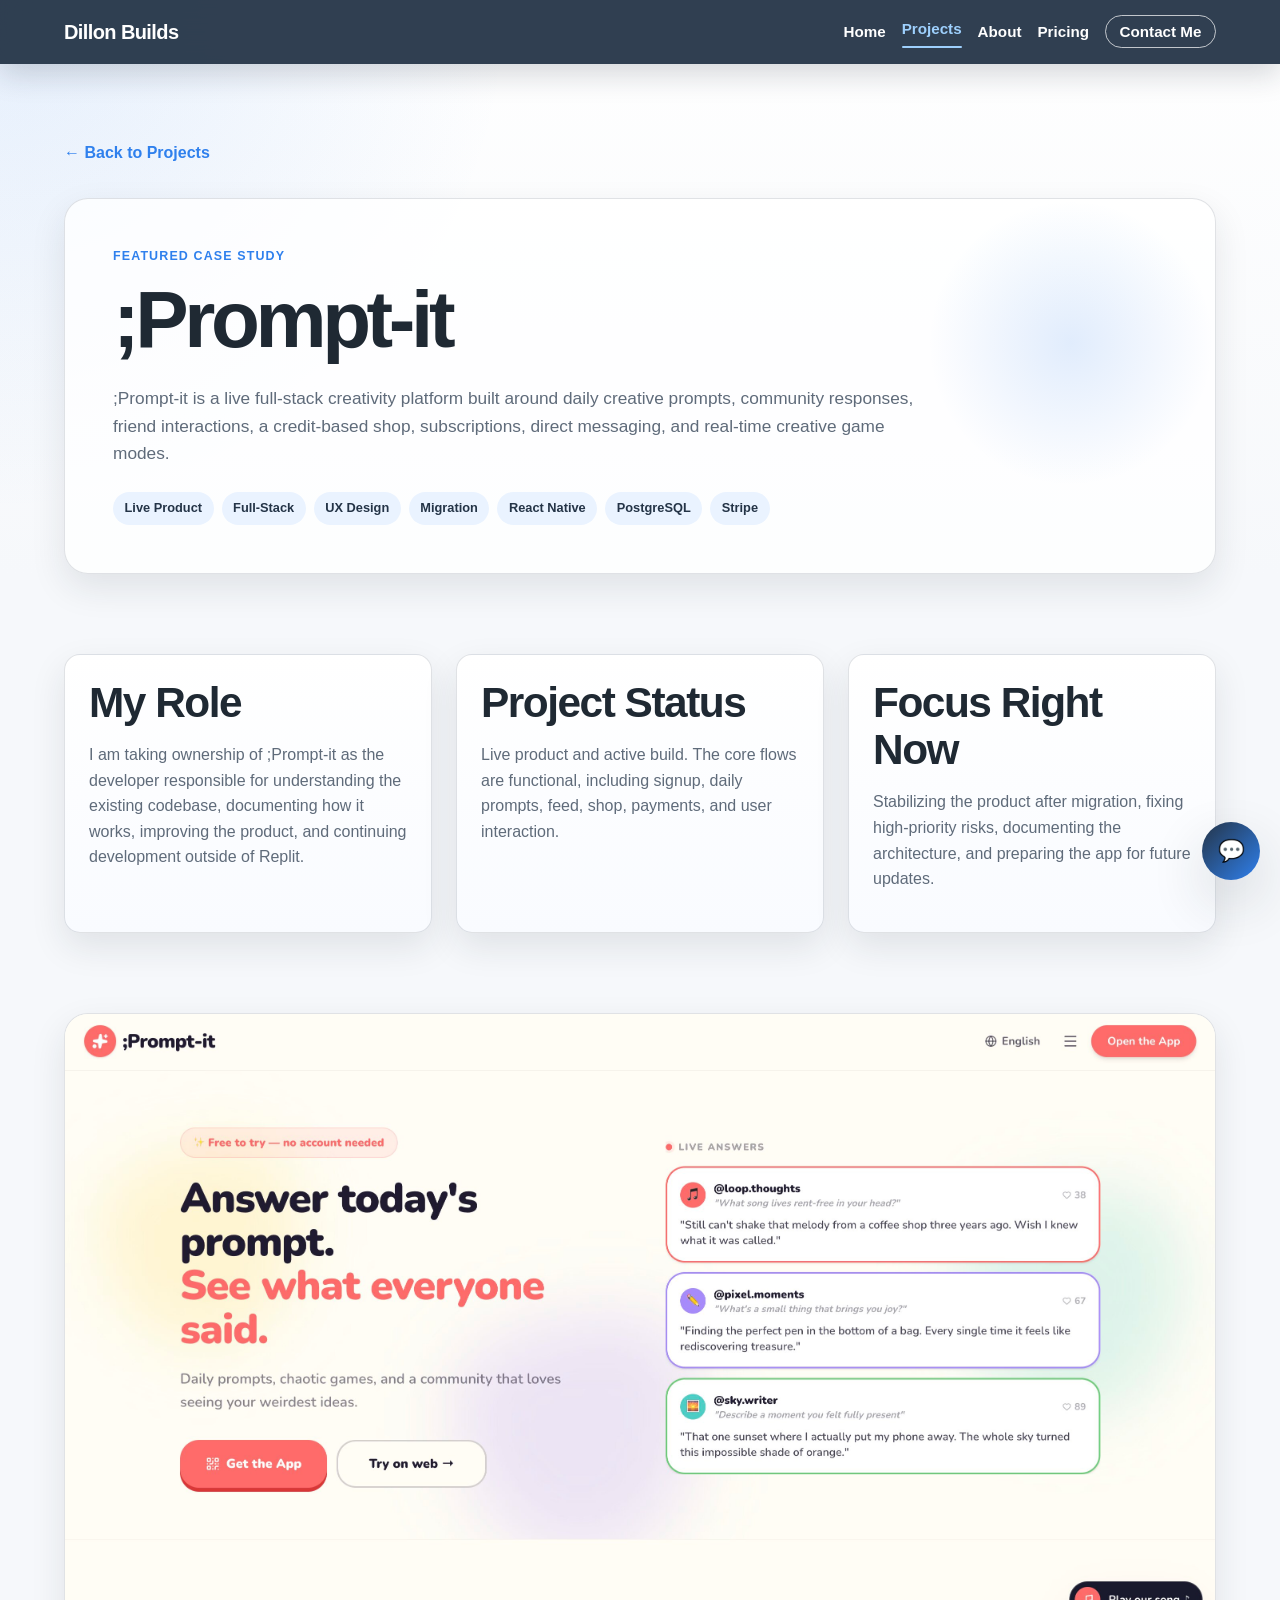
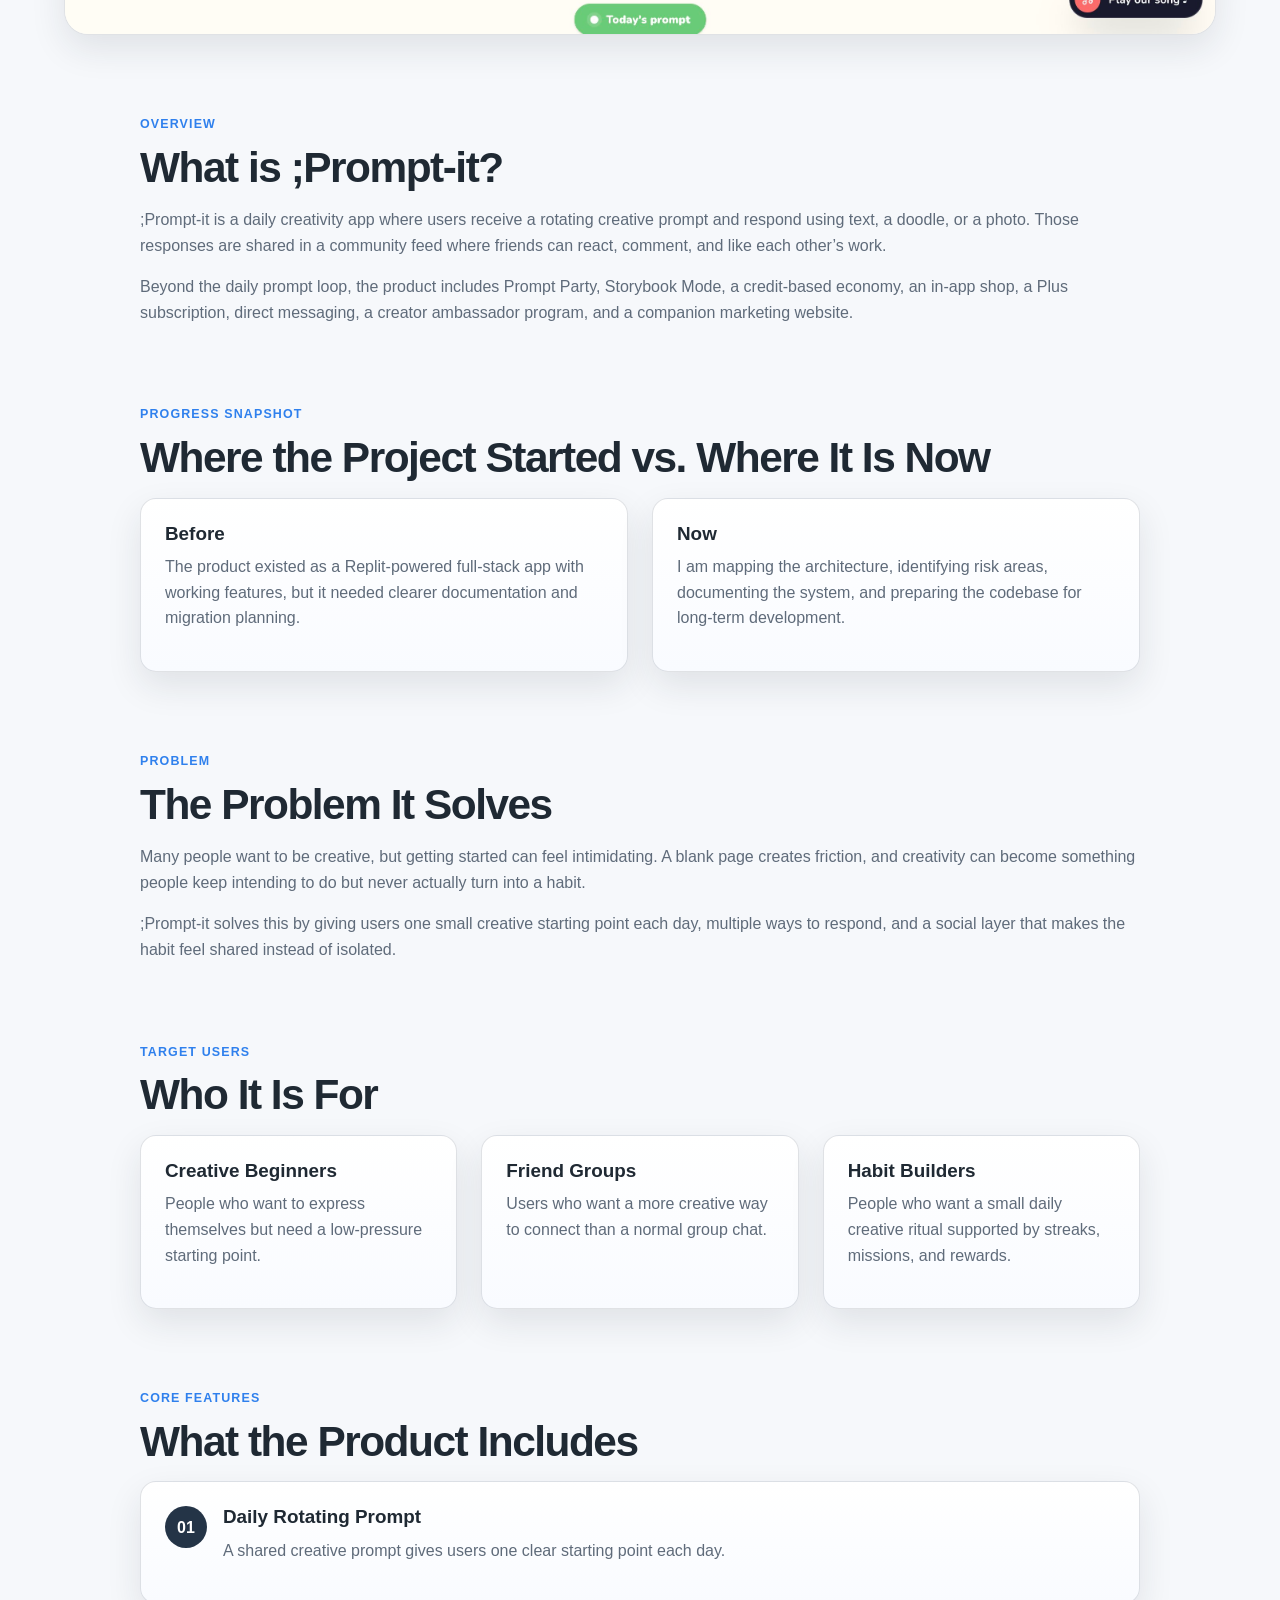
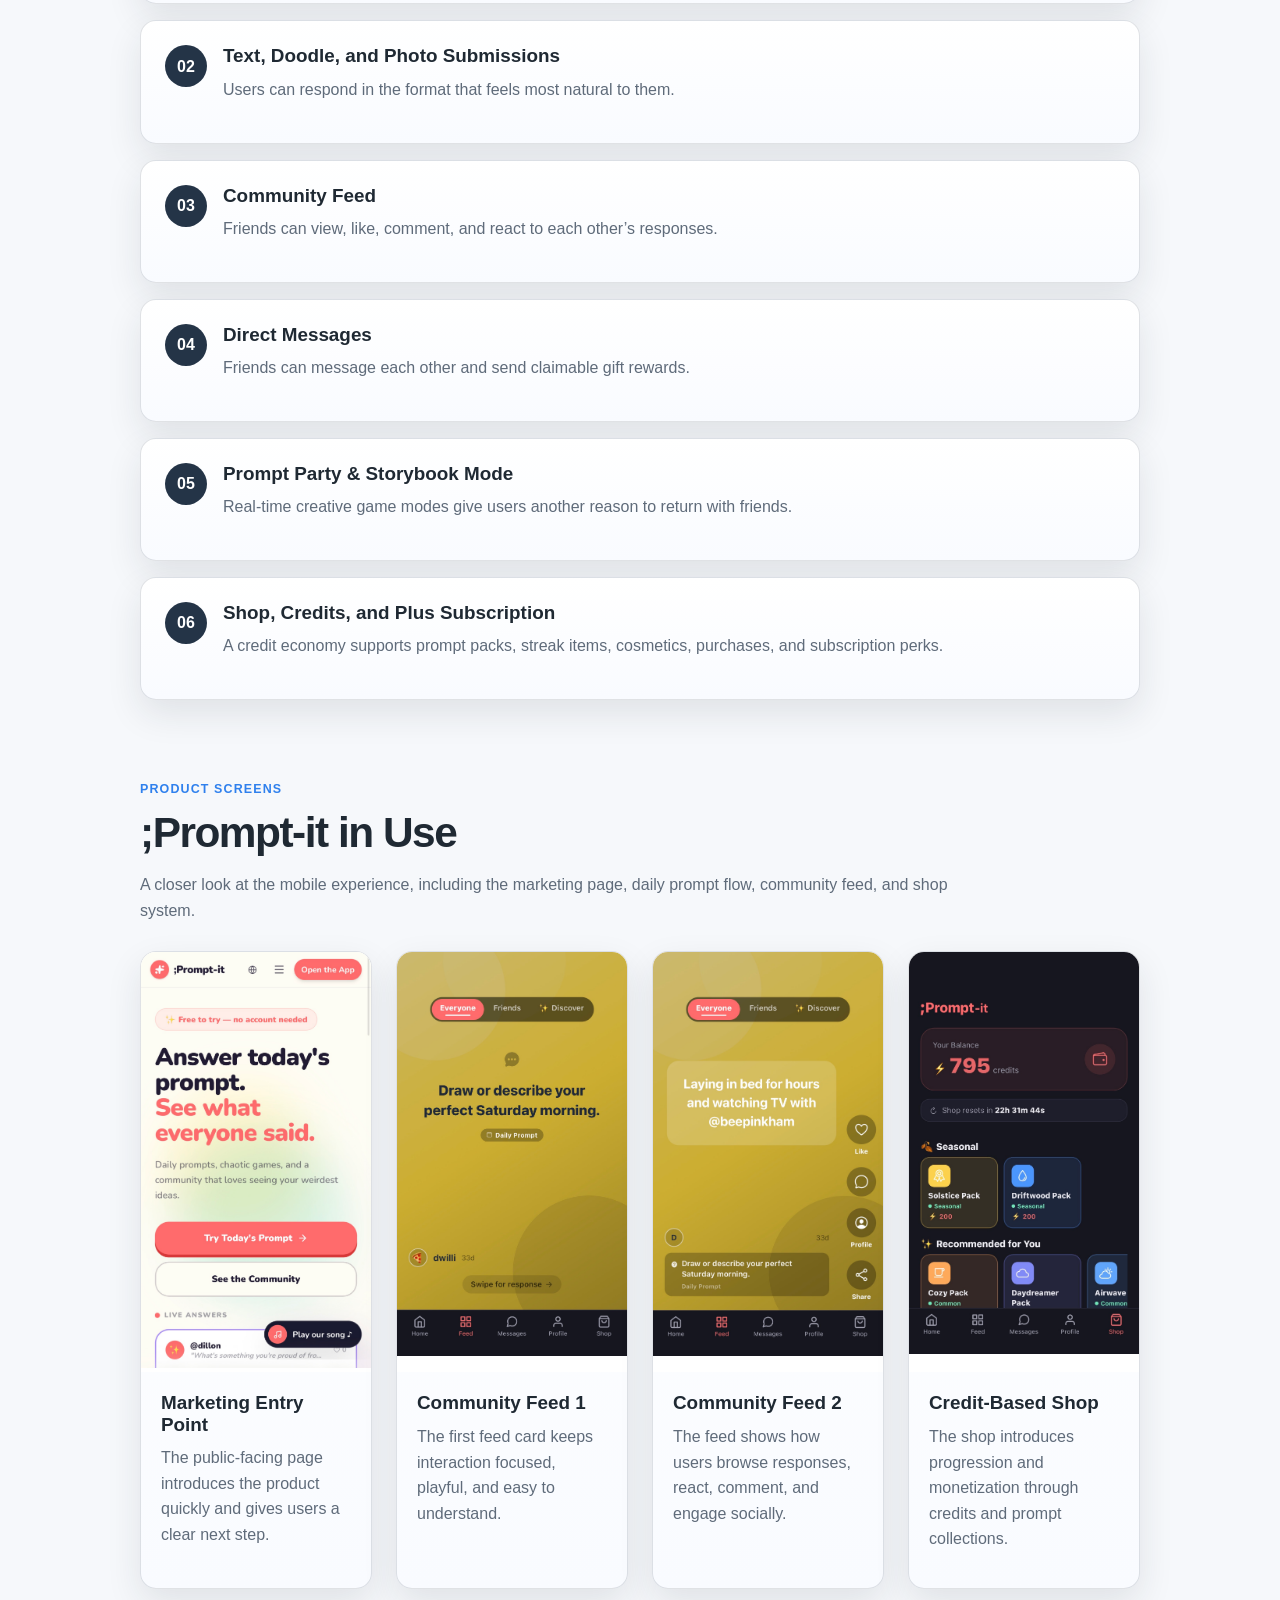
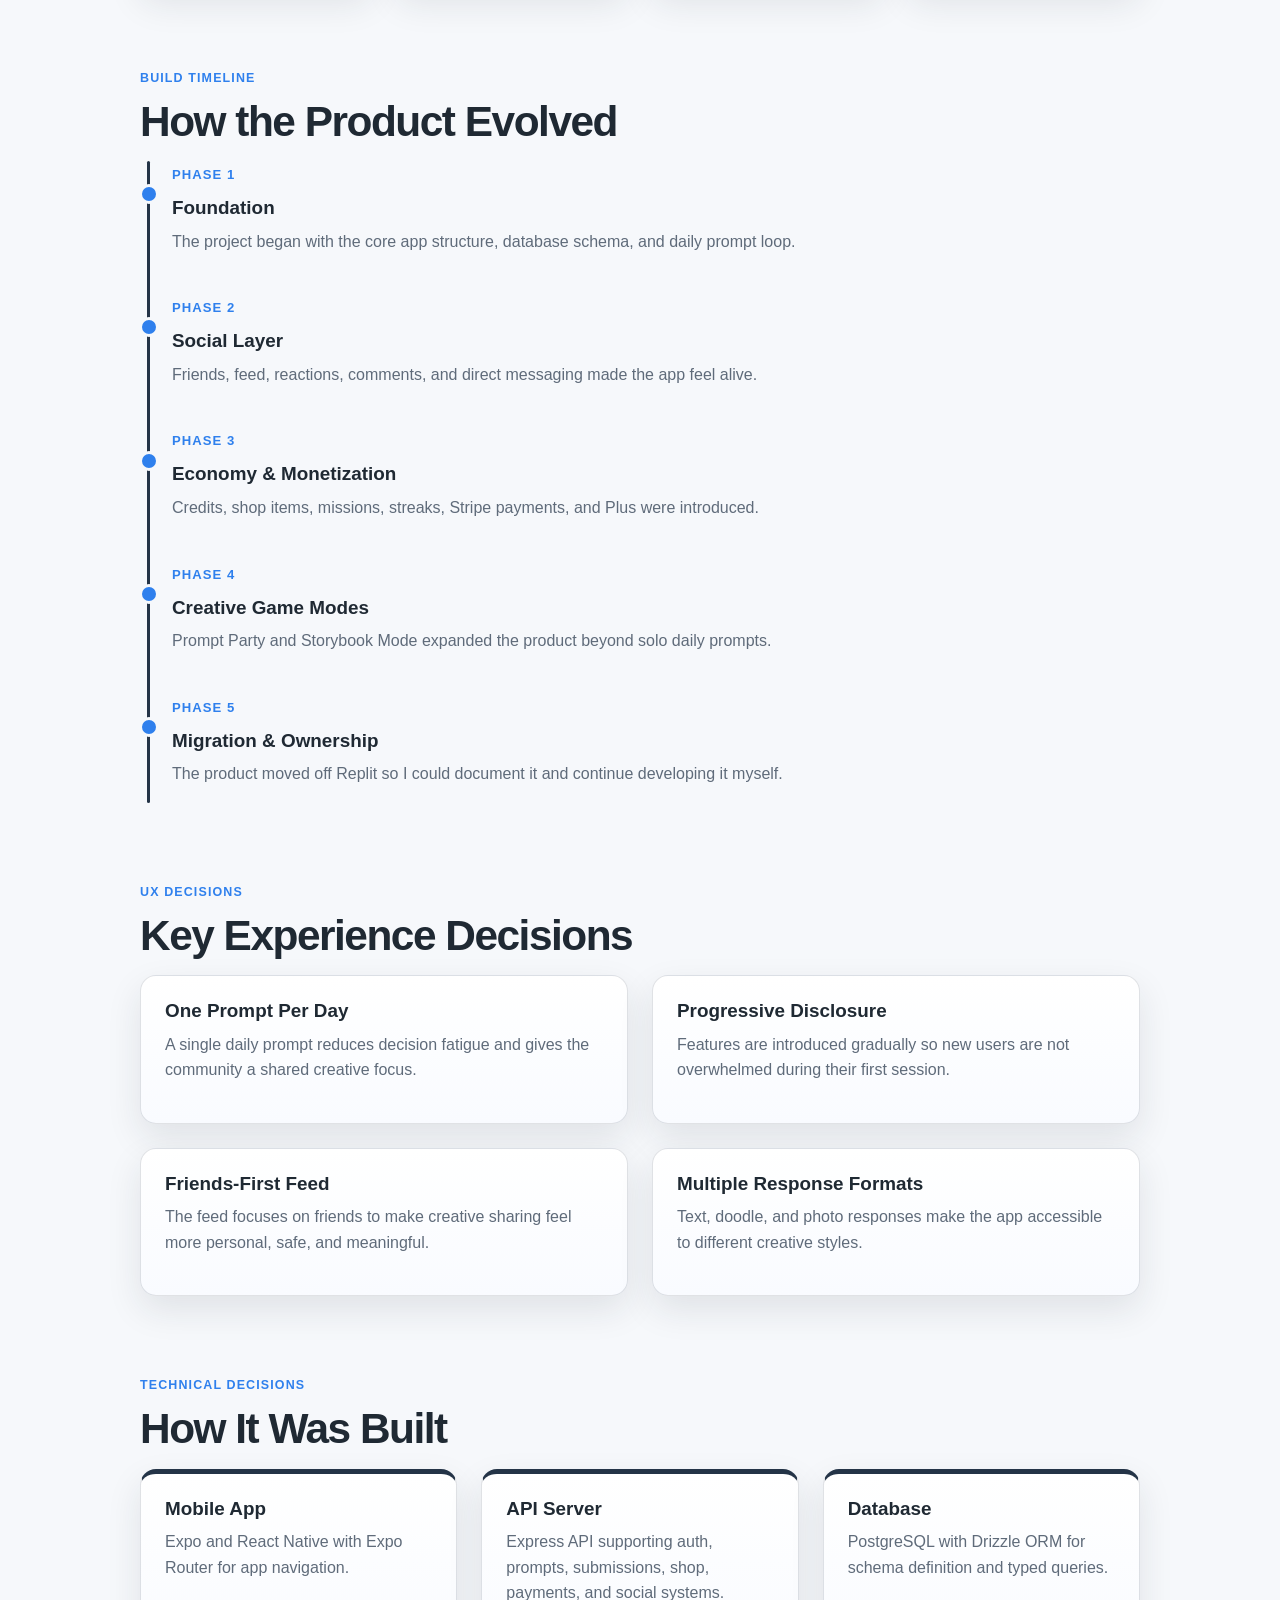
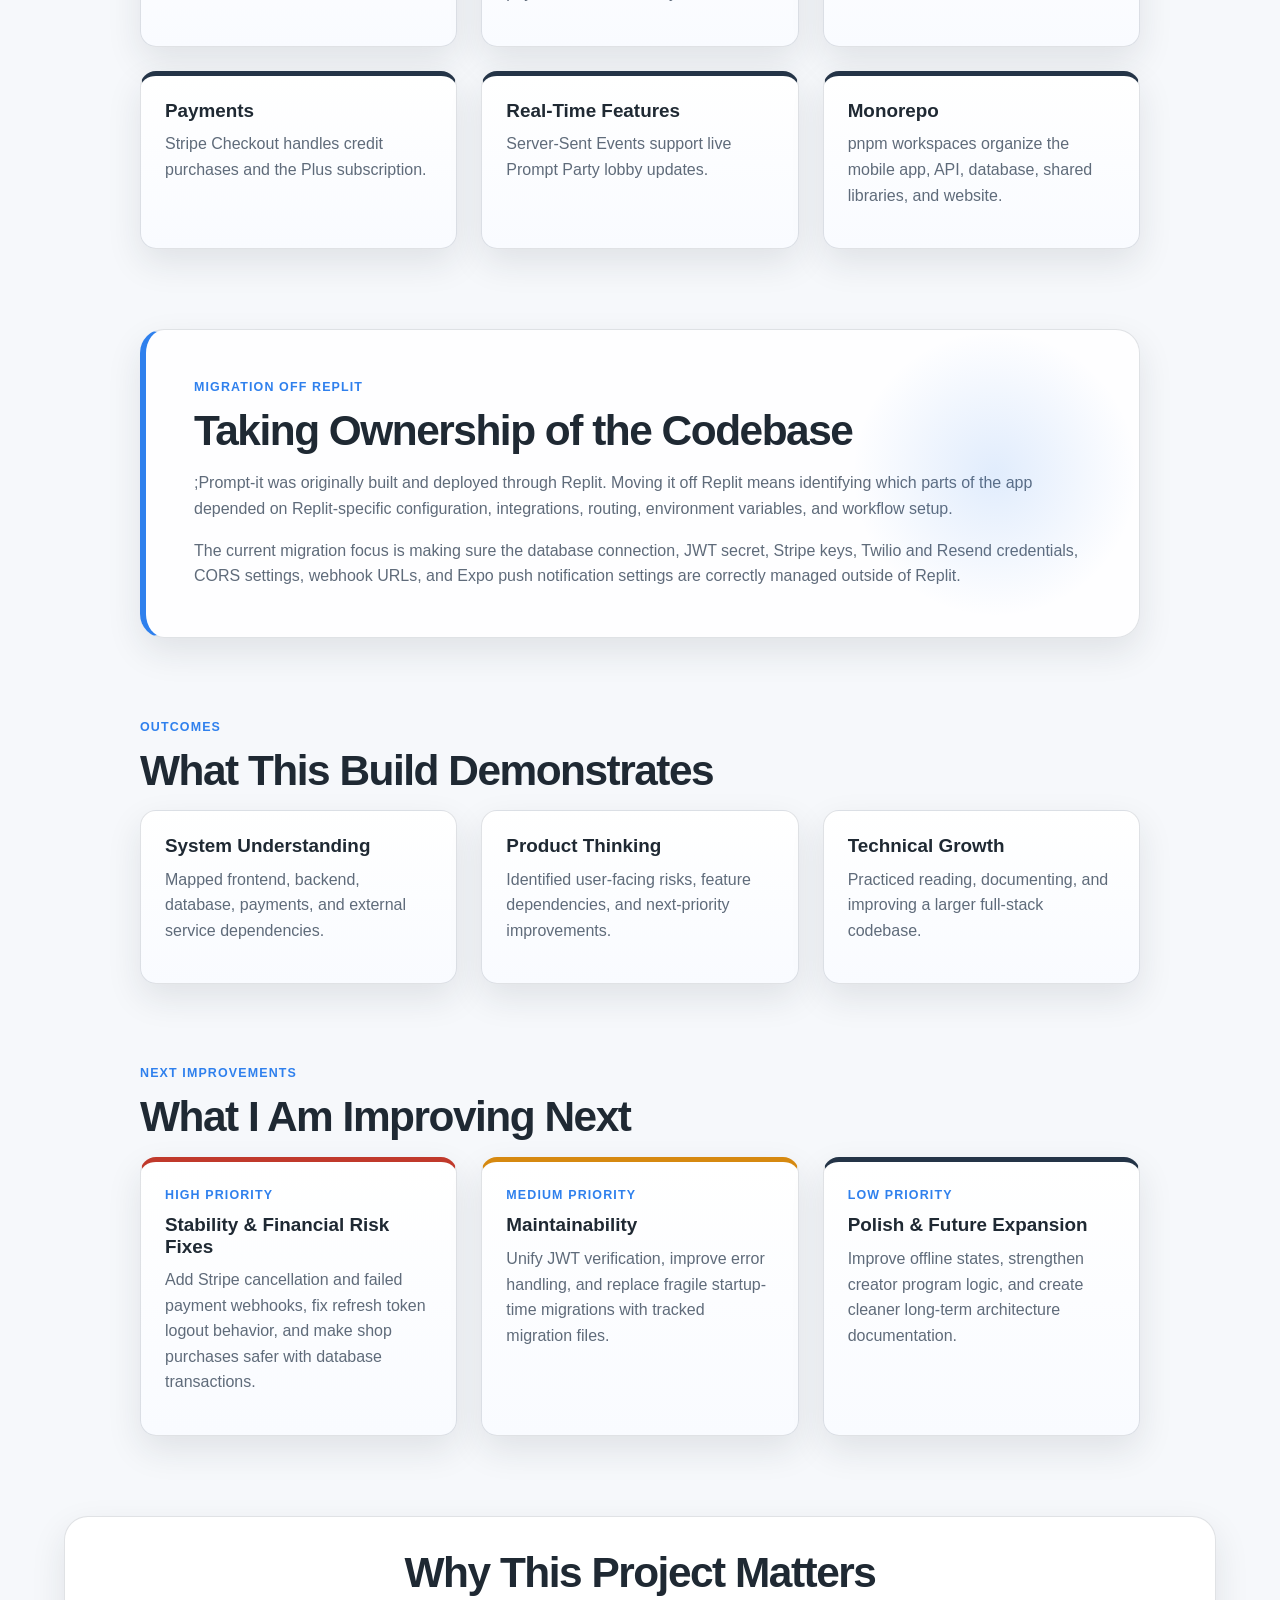
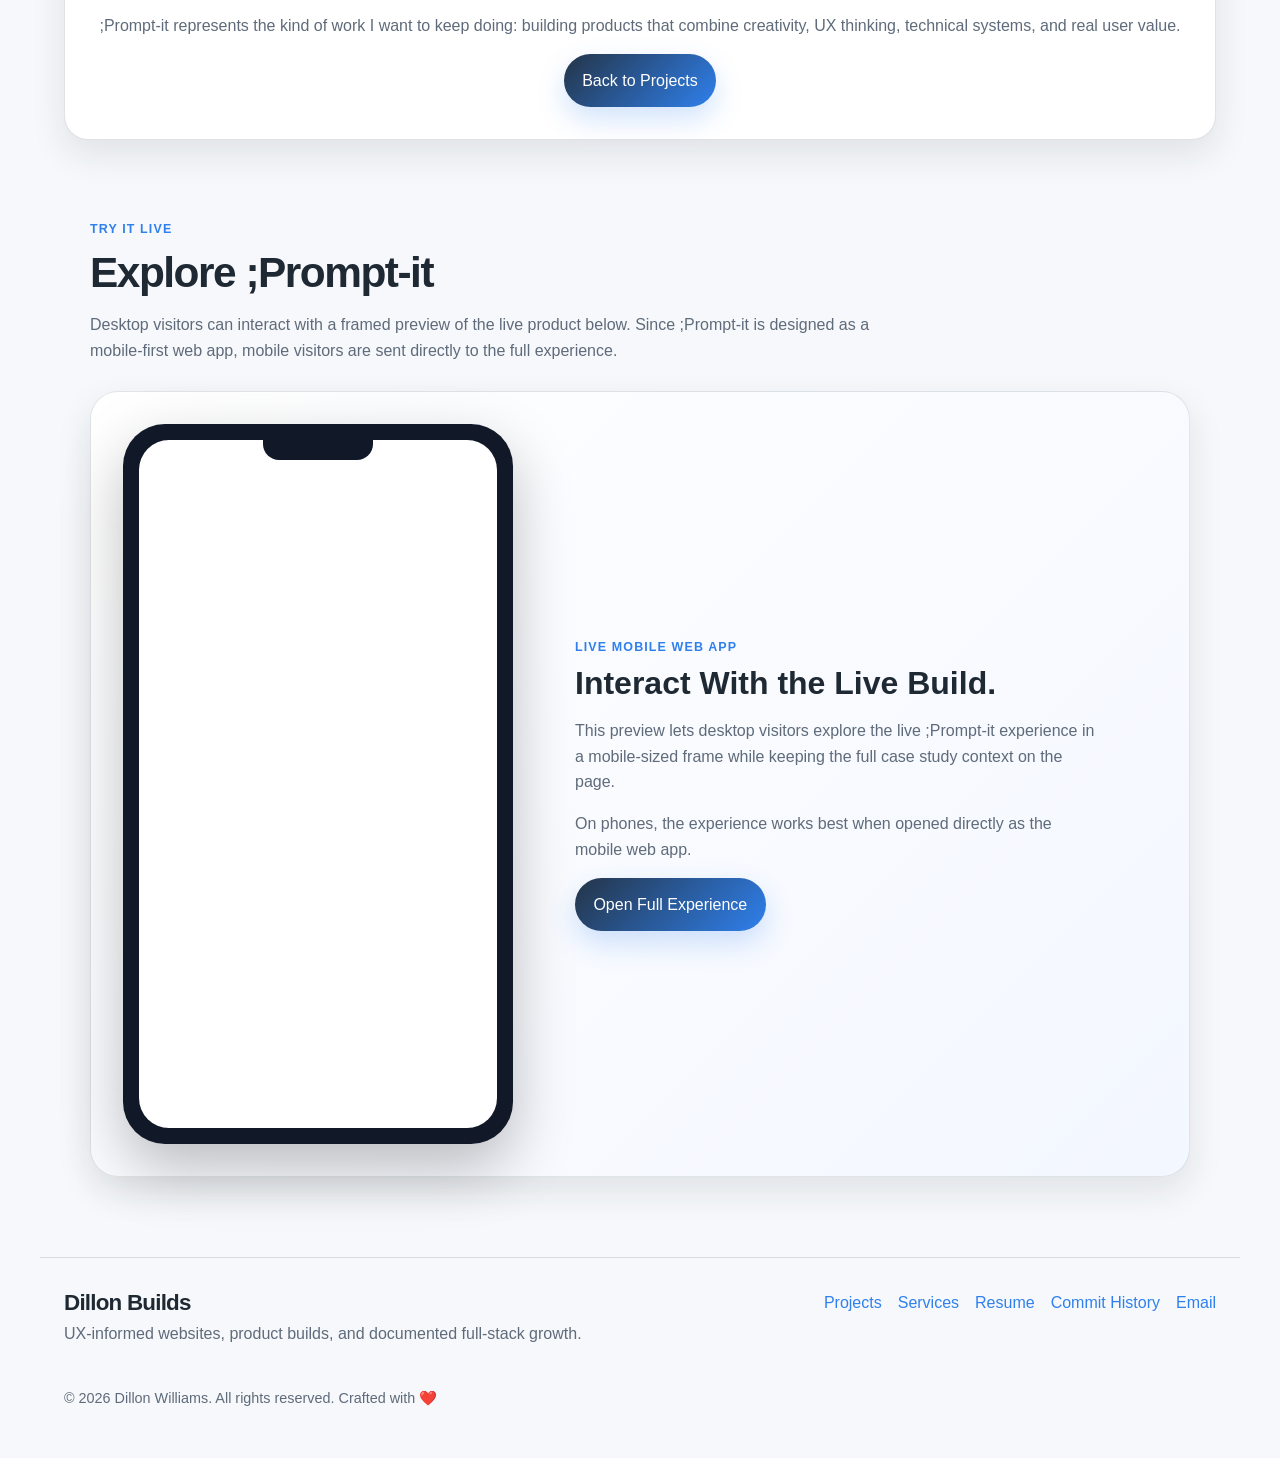
<file: projects/prompt-it.html>
<!DOCTYPE html>
<html lang="en">
<head>
    <meta charset="UTF-8">
    <meta name="viewport" content="width=device-width, initial-scale=1.0">
    <meta name="description" content="A case study for ;Prompt-it, a live full-stack creativity platform documented by Dillon Williams.">
    <!-- Google tag (gtag.js) -->
    <script async src="https://www.googletagmanager.com/gtag/js?id=G-DNTZG0THHL"></script>
    <script>
      window.dataLayer = window.dataLayer || [];
      function gtag(){dataLayer.push(arguments);}
      gtag('js', new Date());

      gtag('config', 'G-DNTZG0THHL');
    </script>
    <title>;Prompt-it Case Study | Dillon Builds</title>
    <link href="../static/style.css" rel="stylesheet">
</head>
<body>
<nav class="nav">
    <h1 class="nav-title"><a href="../index.html">Dillon Builds</a></h1>
    <button class="mobile-menu-toggle" aria-label="Open navigation menu" aria-expanded="false" aria-controls="site-navigation">☰</button>
    <ul class="nav-links" id="site-navigation">
        <li><a href="../index.html">Home</a></li>
        <li><a href="../projects.html" class="active-page" aria-current="page">Projects</a></li>
        <li class="nav-dropdown">
            <a href="../about.html">About</a>
            <ul class="dropdown-menu">
                <li><a href="../about.html">About Me</a></li>
                <li><a href="../about.html#learning-journey">Learning Journey</a></li>
                <li><a href="../assets/resume.pdf" target="_blank" rel="noopener noreferrer">Resume PDF</a></li>
            </ul>
        </li>
        <li><a href="../pricing.html">Pricing</a></li>
        <li><a class="nav-contact" href="mailto:hello@dillonbuilds.dev">Contact Me</a></li>
    </ul>
</nav>
<main class="case-study-page">
    <a href="../projects.html" class="back-link">← Back to Projects</a>
    <section class="case-study-hero hero-panel">
        <p class="eyebrow">Featured Case Study</p><h1>;Prompt-it</h1><p class="case-study-intro">;Prompt-it is a live full-stack creativity platform built around daily creative prompts, community responses, friend interactions, a credit-based shop, subscriptions, direct messaging, and real-time creative game modes.</p>
        <div class="case-study-tags"><span>Live Product</span><span>Full-Stack</span><span>UX Design</span><span>Migration</span><span>React Native</span><span>PostgreSQL</span><span>Stripe</span></div>
    </section>
    <section class="project-overview-grid"><article class="overview-card"><h2>My Role</h2><p>I am taking ownership of ;Prompt-it as the developer responsible for understanding the existing codebase, documenting how it works, improving the product, and continuing development outside of Replit.</p></article><article class="overview-card"><h2>Project Status</h2><p>Live product and active build. The core flows are functional, including signup, daily prompts, feed, shop, payments, and user interaction.</p></article><article class="overview-card"><h2>Focus Right Now</h2><p>Stabilizing the product after migration, fixing high-priority risks, documenting the architecture, and preparing the app for future updates.</p></article></section>
    <section class="case-study-image-section"><img src="../assets/images/prompt-it/project-hero.jpg" alt=";Prompt-it mobile marketing page preview" class="case-study-image" loading="lazy"></section>
    <section class="case-study-section"><p class="eyebrow">Overview</p><h2>What is ;Prompt-it?</h2><p>;Prompt-it is a daily creativity app where users receive a rotating creative prompt and respond using text, a doodle, or a photo. Those responses are shared in a community feed where friends can react, comment, and like each other’s work.</p><p>Beyond the daily prompt loop, the product includes Prompt Party, Storybook Mode, a credit-based economy, an in-app shop, a Plus subscription, direct messaging, a creator ambassador program, and a companion marketing website.</p></section>
    <section class="case-study-section"><p class="eyebrow">Progress Snapshot</p><h2>Where the Project Started vs. Where It Is Now</h2><div class="decision-grid"><article class="decision-card"><h3>Before</h3><p>The product existed as a Replit-powered full-stack app with working features, but it needed clearer documentation and migration planning.</p></article><article class="decision-card"><h3>Now</h3><p>I am mapping the architecture, identifying risk areas, documenting the system, and preparing the codebase for long-term development.</p></article></div></section>
    <section class="case-study-section"><p class="eyebrow">Problem</p><h2>The Problem It Solves</h2><p>Many people want to be creative, but getting started can feel intimidating. A blank page creates friction, and creativity can become something people keep intending to do but never actually turn into a habit.</p><p>;Prompt-it solves this by giving users one small creative starting point each day, multiple ways to respond, and a social layer that makes the habit feel shared instead of isolated.</p></section>
    <section class="case-study-section"><p class="eyebrow">Target Users</p><h2>Who It Is For</h2><div class="case-study-card-grid"><article class="case-study-card"><h3>Creative Beginners</h3><p>People who want to express themselves but need a low-pressure starting point.</p></article><article class="case-study-card"><h3>Friend Groups</h3><p>Users who want a more creative way to connect than a normal group chat.</p></article><article class="case-study-card"><h3>Habit Builders</h3><p>People who want a small daily creative ritual supported by streaks, missions, and rewards.</p></article></div></section>
    <section class="case-study-section"><p class="eyebrow">Core Features</p><h2>What the Product Includes</h2><div class="feature-list"><article class="feature-row"><span class="feature-number">01</span><div><h3>Daily Rotating Prompt</h3><p>A shared creative prompt gives users one clear starting point each day.</p></div></article><article class="feature-row"><span class="feature-number">02</span><div><h3>Text, Doodle, and Photo Submissions</h3><p>Users can respond in the format that feels most natural to them.</p></div></article><article class="feature-row"><span class="feature-number">03</span><div><h3>Community Feed</h3><p>Friends can view, like, comment, and react to each other’s responses.</p></div></article><article class="feature-row"><span class="feature-number">04</span><div><h3>Direct Messages</h3><p>Friends can message each other and send claimable gift rewards.</p></div></article><article class="feature-row"><span class="feature-number">05</span><div><h3>Prompt Party & Storybook Mode</h3><p>Real-time creative game modes give users another reason to return with friends.</p></div></article><article class="feature-row"><span class="feature-number">06</span><div><h3>Shop, Credits, and Plus Subscription</h3><p>A credit economy supports prompt packs, streak items, cosmetics, purchases, and subscription perks.</p></div></article></div></section>
    <section class="case-study-section"><div class="section-header"><p class="eyebrow">Product Screens</p><h2>;Prompt-it in Use</h2><p>A closer look at the mobile experience, including the marketing page, daily prompt flow, community feed, and shop system.</p></div><div class="prompt-it-gallery"><article class="prompt-it-screen-card"><img src="../assets/images/prompt-it/marketing-site.jpg" alt=";Prompt-it marketing page preview" loading="lazy"><div class="screen-card-content"><h3>Marketing Entry Point</h3><p>The public-facing page introduces the product quickly and gives users a clear next step.</p></div></article><article class="prompt-it-screen-card"><img src="../assets/images/prompt-it/feed-prompt.jpg" alt=";Prompt-it daily prompt screen" loading="lazy"><div class="screen-card-content"><h3>Community Feed 1</h3><p>The first feed card keeps interaction focused, playful, and easy to understand.</p></div></article><article class="prompt-it-screen-card"><img src="../assets/images/prompt-it/feed-answer.jpg" alt=";Prompt-it community feed answer screen" loading="lazy"><div class="screen-card-content"><h3>Community Feed 2</h3><p>The feed shows how users browse responses, react, comment, and engage socially.</p></div></article><article class="prompt-it-screen-card"><img src="../assets/images/prompt-it/shop.jpg" alt=";Prompt-it shop screen with credit balance and prompt packs" loading="lazy"><div class="screen-card-content"><h3>Credit-Based Shop</h3><p>The shop introduces progression and monetization through credits and prompt collections.</p></div></article></div></section>
    <section class="case-study-section"><p class="eyebrow">Build Timeline</p><h2>How the Product Evolved</h2><div class="case-timeline"><article class="case-timeline-item"><span>Phase 1</span><h3>Foundation</h3><p>The project began with the core app structure, database schema, and daily prompt loop.</p></article><article class="case-timeline-item"><span>Phase 2</span><h3>Social Layer</h3><p>Friends, feed, reactions, comments, and direct messaging made the app feel alive.</p></article><article class="case-timeline-item"><span>Phase 3</span><h3>Economy & Monetization</h3><p>Credits, shop items, missions, streaks, Stripe payments, and Plus were introduced.</p></article><article class="case-timeline-item"><span>Phase 4</span><h3>Creative Game Modes</h3><p>Prompt Party and Storybook Mode expanded the product beyond solo daily prompts.</p></article><article class="case-timeline-item"><span>Phase 5</span><h3>Migration & Ownership</h3><p>The product moved off Replit so I could document it and continue developing it myself.</p></article></div></section>
    <section class="case-study-section"><p class="eyebrow">UX Decisions</p><h2>Key Experience Decisions</h2><div class="decision-grid"><article class="decision-card"><h3>One Prompt Per Day</h3><p>A single daily prompt reduces decision fatigue and gives the community a shared creative focus.</p></article><article class="decision-card"><h3>Progressive Disclosure</h3><p>Features are introduced gradually so new users are not overwhelmed during their first session.</p></article><article class="decision-card"><h3>Friends-First Feed</h3><p>The feed focuses on friends to make creative sharing feel more personal, safe, and meaningful.</p></article><article class="decision-card"><h3>Multiple Response Formats</h3><p>Text, doodle, and photo responses make the app accessible to different creative styles.</p></article></div></section>
    <section class="case-study-section"><p class="eyebrow">Technical Decisions</p><h2>How It Was Built</h2><div class="tech-stack-grid"><article class="tech-card"><h3>Mobile App</h3><p>Expo and React Native with Expo Router for app navigation.</p></article><article class="tech-card"><h3>API Server</h3><p>Express API supporting auth, prompts, submissions, shop, payments, and social systems.</p></article><article class="tech-card"><h3>Database</h3><p>PostgreSQL with Drizzle ORM for schema definition and typed queries.</p></article><article class="tech-card"><h3>Payments</h3><p>Stripe Checkout handles credit purchases and the Plus subscription.</p></article><article class="tech-card"><h3>Real-Time Features</h3><p>Server-Sent Events support live Prompt Party lobby updates.</p></article><article class="tech-card"><h3>Monorepo</h3><p>pnpm workspaces organize the mobile app, API, database, shared libraries, and website.</p></article></div></section>
    <section class="case-study-section highlight-section accent-panel"><p class="eyebrow">Migration Off Replit</p><h2>Taking Ownership of the Codebase</h2><p>;Prompt-it was originally built and deployed through Replit. Moving it off Replit means identifying which parts of the app depended on Replit-specific configuration, integrations, routing, environment variables, and workflow setup.</p><p>The current migration focus is making sure the database connection, JWT secret, Stripe keys, Twilio and Resend credentials, CORS settings, webhook URLs, and Expo push notification settings are correctly managed outside of Replit.</p></section>
    <section class="case-study-section"><p class="eyebrow">Outcomes</p><h2>What This Build Demonstrates</h2><div class="lesson-grid"><article class="lesson-card"><h3>System Understanding</h3><p>Mapped frontend, backend, database, payments, and external service dependencies.</p></article><article class="lesson-card"><h3>Product Thinking</h3><p>Identified user-facing risks, feature dependencies, and next-priority improvements.</p></article><article class="lesson-card"><h3>Technical Growth</h3><p>Practiced reading, documenting, and improving a larger full-stack codebase.</p></article></div></section>
    <section class="case-study-section"><p class="eyebrow">Next Improvements</p><h2>What I Am Improving Next</h2><div class="priority-list"><article class="priority-card high-priority"><p class="project-status">High Priority</p><h3>Stability & Financial Risk Fixes</h3><p>Add Stripe cancellation and failed payment webhooks, fix refresh token logout behavior, and make shop purchases safer with database transactions.</p></article><article class="priority-card medium-priority"><p class="project-status">Medium Priority</p><h3>Maintainability</h3><p>Unify JWT verification, improve error handling, and replace fragile startup-time migrations with tracked migration files.</p></article><article class="priority-card low-priority"><p class="project-status">Low Priority</p><h3>Polish & Future Expansion</h3><p>Improve offline states, strengthen creator program logic, and create cleaner long-term architecture documentation.</p></article></div></section>
    <section class="case-study-closing"><h2>Why This Project Matters</h2><p>;Prompt-it represents the kind of work I want to keep doing: building products that combine creativity, UX thinking, technical systems, and real user value.</p><a href="../projects.html" class="button-primary">Back to Projects</a></section>
    <section class="case-study-section prompt-it-live-preview">
    <div class="section-header">
        <p class="eyebrow">Try It Live</p>
        <h2>Explore ;Prompt-it</h2>
        <p>
            Desktop visitors can interact with a framed preview of the live product below.
            Since ;Prompt-it is designed as a mobile-first web app, mobile visitors are sent
            directly to the full experience.
        </p>
    </div>

    <div class="desktop-prompt-preview">
        <div class="phone-frame" aria-label="Framed mobile preview of ;Prompt-it">
            <iframe 
                src="https://wepromptit.com"
                title="Interactive preview of ;Prompt-it"
                loading="lazy"
            ></iframe>
        </div>

        <div class="preview-notes">
            <p class="project-status">Live Mobile Web App</p>
            <h3>Interact With the Live Build.</h3>
            <p>
                This preview lets desktop visitors explore the live ;Prompt-it experience in a
                mobile-sized frame while keeping the full case study context on the page.
            </p>

            <p>
                On phones, the experience works best when opened directly as the mobile web app.
            </p>

            <a 
                href="https://wepromptit.com"
                target="_blank"
                rel="noopener noreferrer"
                class="project-card-link"
            >
                Open Full Experience
            </a>
        </div>
    </div>

    <div class="mobile-prompt-link">
        <p class="project-status">Mobile Experience</p>
        <h3>;Prompt-it is best opened directly on mobile.</h3>
        <p>
            Tap below to launch the full mobile web-app experience.
        </p>

        <a 
            href="https://wepromptit.com"
            target="_blank"
            rel="noopener noreferrer"
            class="project-card-link"
        >
            Open ;Prompt-it
        </a>
    </div>
</section>
</main>
<footer class="site-footer">
    <div>
        <h2>Dillon Builds</h2>
        <p>UX-informed websites, product builds, and documented full-stack growth.</p>
    </div>
    <ul class="footer-links">
        <li><a href="../projects.html">Projects</a></li>
        <li><a href="../pricing.html">Services</a></li>
        <li><a href="../assets/resume.pdf" target="_blank" rel="noopener noreferrer">Resume</a></li>
        <li><a href="https://commithistory.blogspot.com" target="_blank" rel="noopener noreferrer">Commit History</a></li>
        <li><a href="mailto:hello@dillonbuilds.dev">Email</a></li>
    </ul>
    <p class="footer-credit">&copy; 2026 Dillon Williams. All rights reserved. Crafted with ❤️</p>
</footer>
<script src="../static/script.js"></script>
<script src="../static/concierge.js"></script>
</body>
</html>
</file>
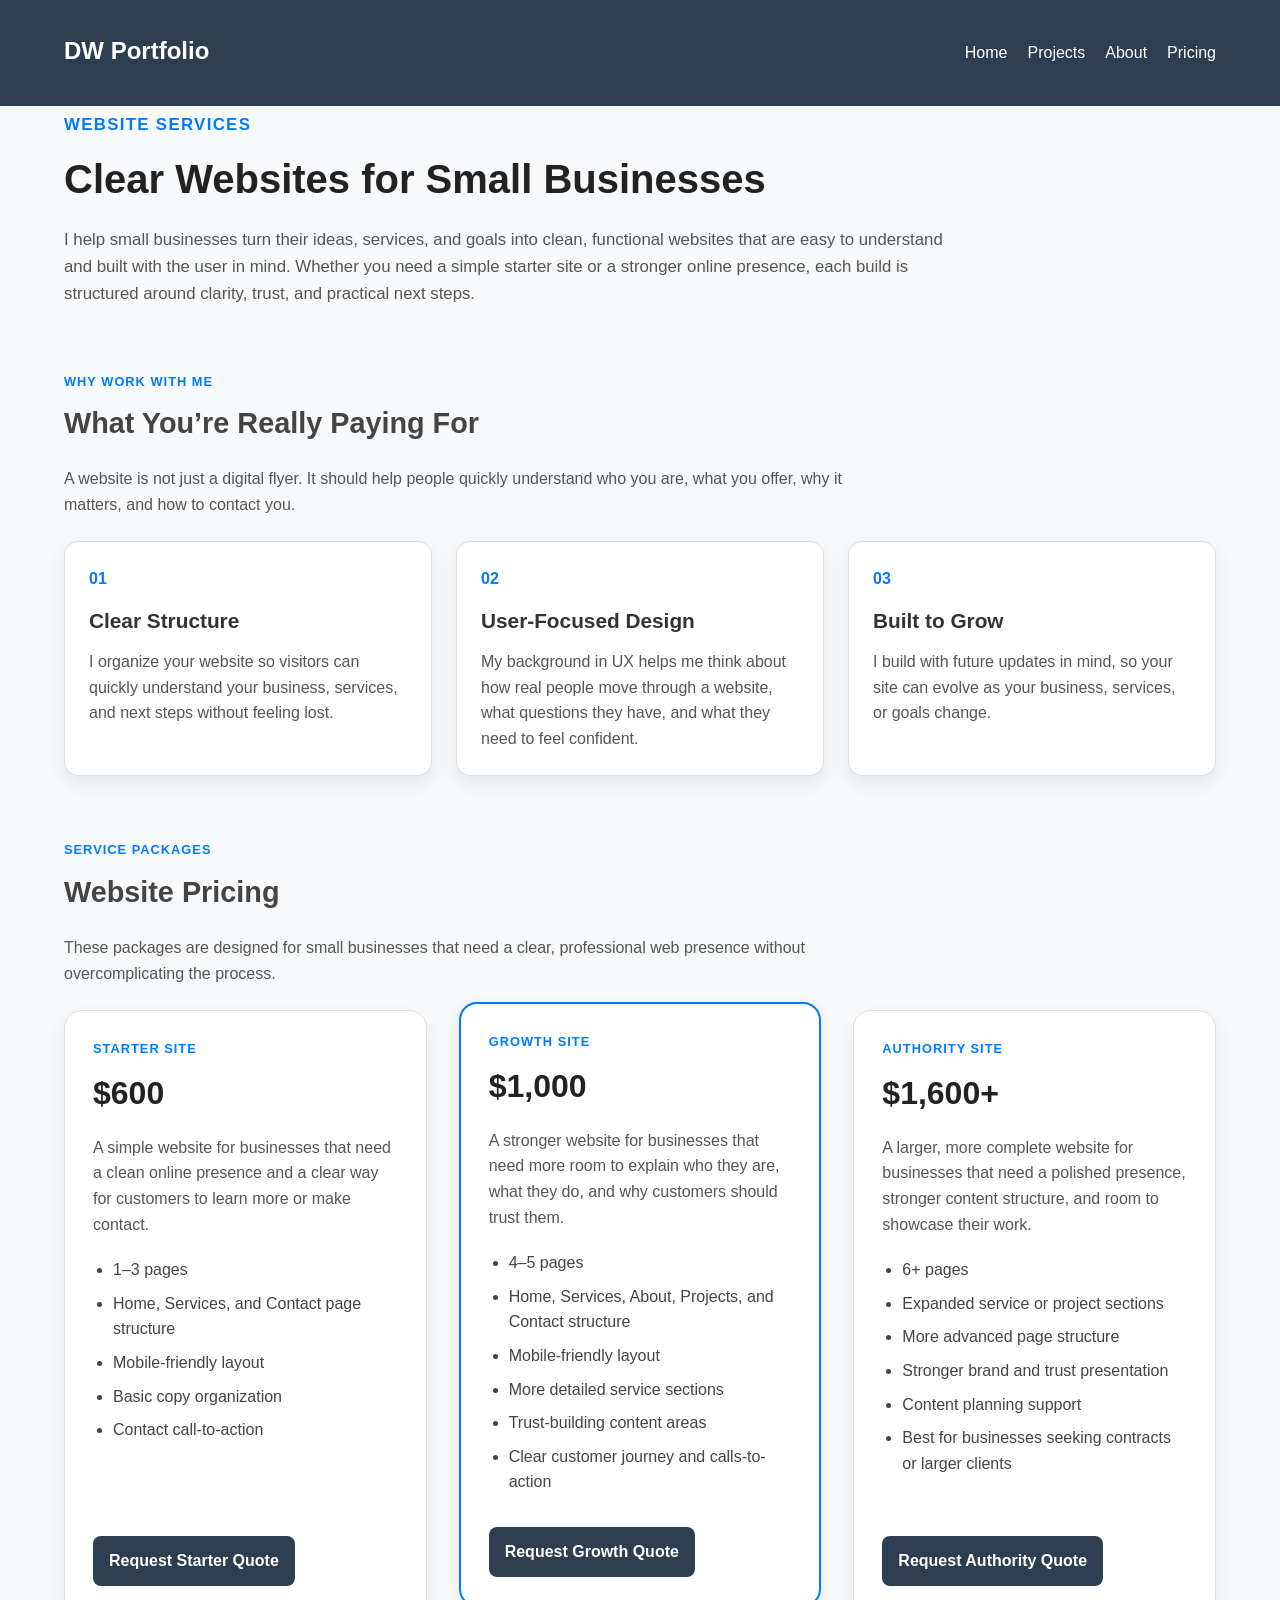
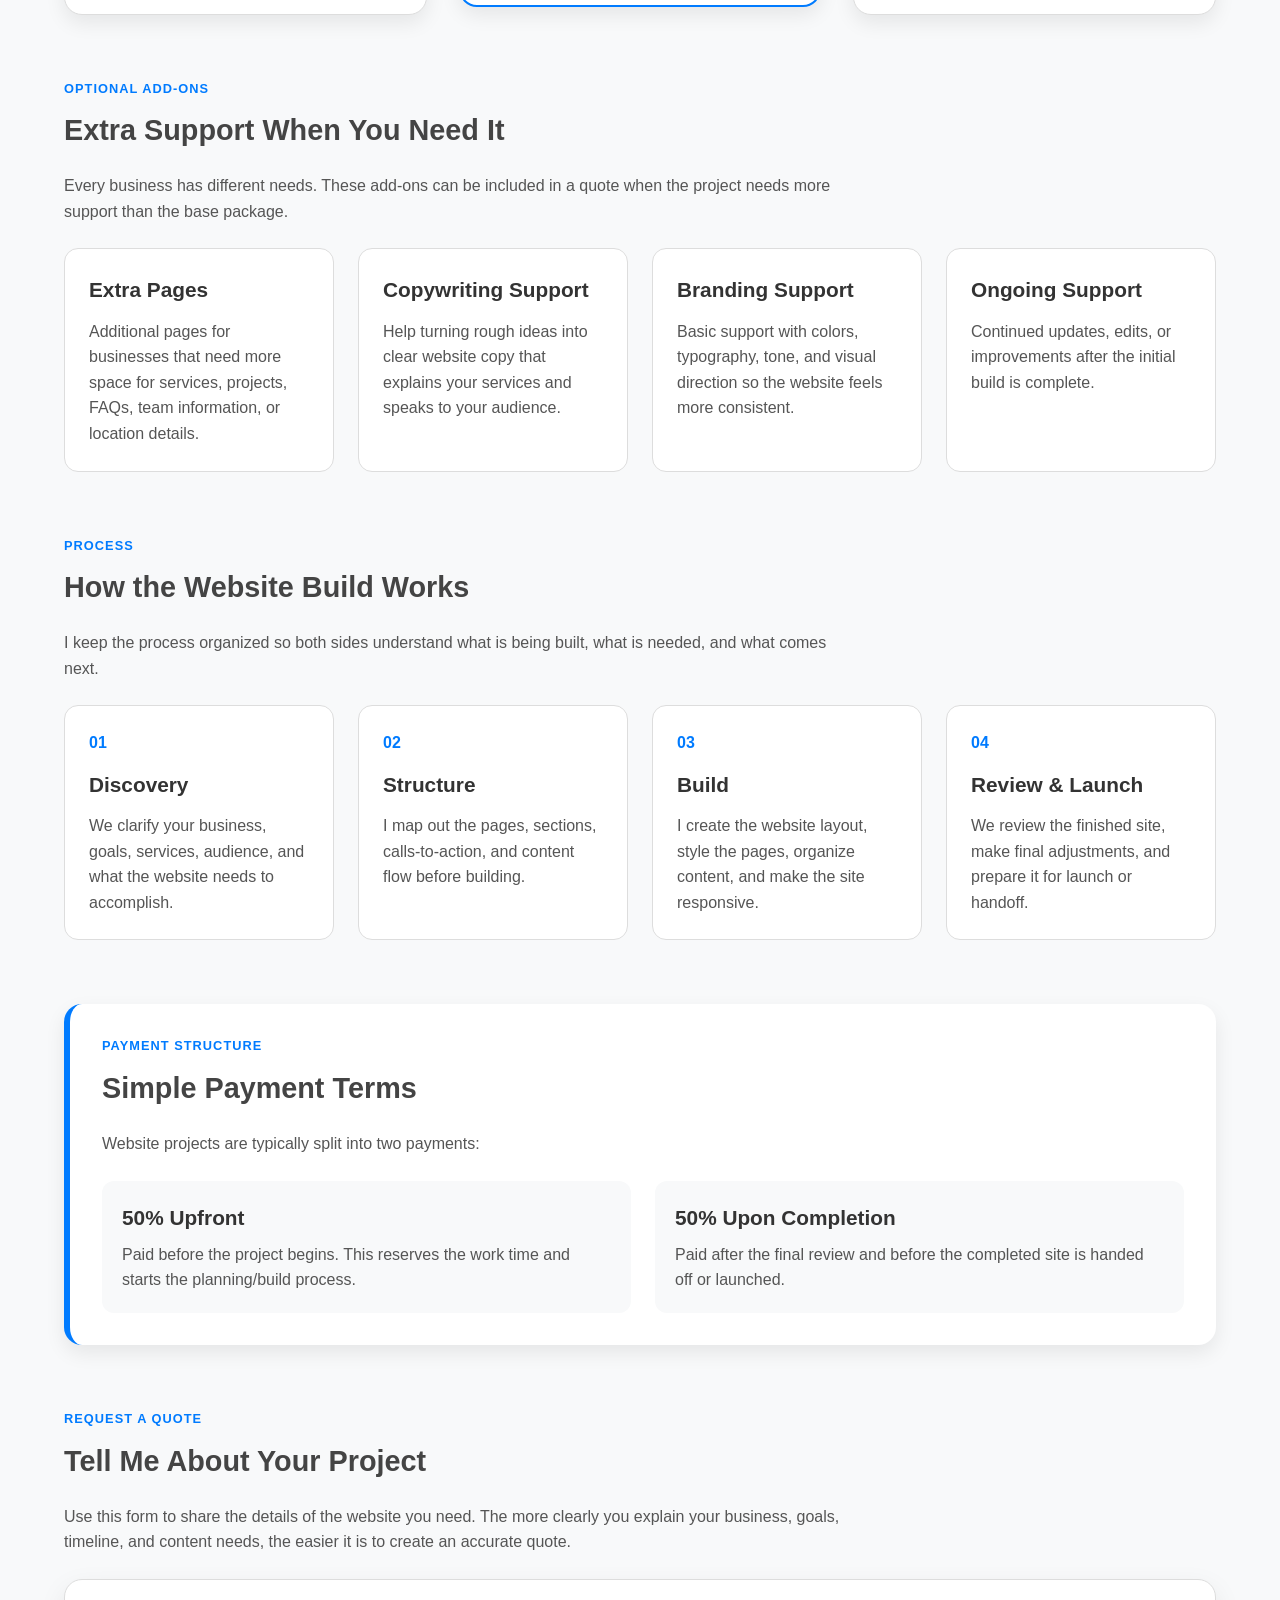
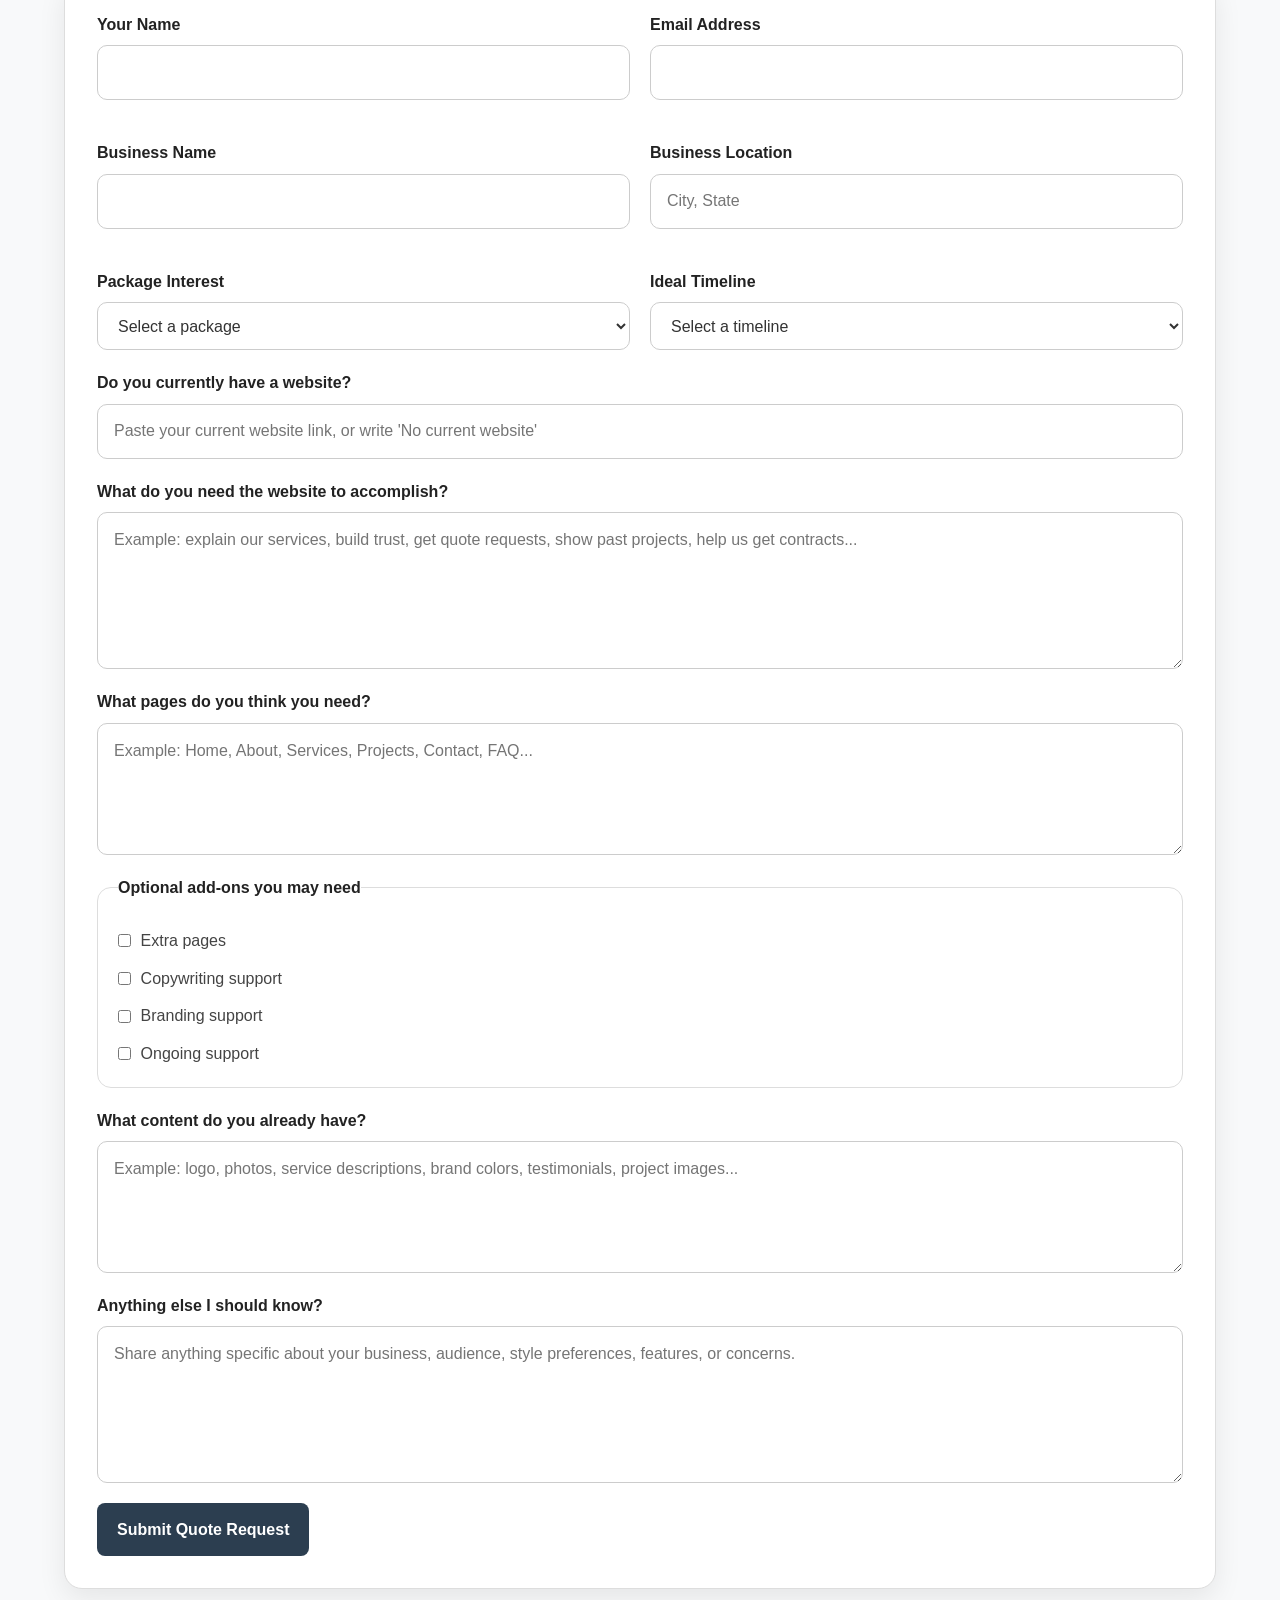
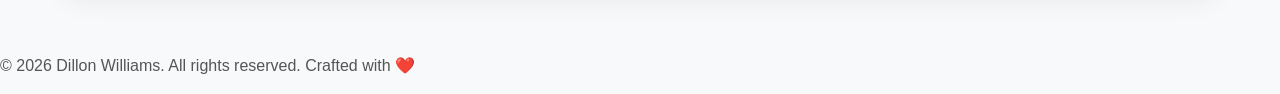
<file: src/main/resources/templates/pricing.html>
<!DOCTYPE html>
<html lang="en">
<head>
    <meta charset="UTF-8">

    <!-- Makes the page responsive on mobile devices -->
    <meta name="viewport" content="width=device-width, initial-scale=1.0">

    <title>Pricing | Dillon Williams</title>

    <!-- Connects this page to your main stylesheet -->
    <link href="../static/style.css" rel="stylesheet">
</head>

<body>

    <!-- Main navigation -->
    <nav class="nav">
        <h1 class="nav-title">DW Portfolio</h1>

        <ul class="nav-links">
            <li><a href="index.html">Home</a></li>

            <li><a href="projects.html">Projects</a></li>

            <li class="nav-dropdown">
                <a href="about.html">About</a>

                <ul class="dropdown-menu">
                    <li><a href="about.html">About Me</a></li>
                    <li><a href="about.html#learning-journey">Learning Journey</a></li>
                    <li>
                        <a href="../assets/resume.pdf" target="_blank" rel="noopener noreferrer">
                            Resume PDF
                        </a>
                    </li>
                </ul>
            </li>

            <li><a href="pricing.html">Pricing</a></li>
        </ul>
    </nav>

    <main class="pricing-page">

        <!-- Hero section -->
        <section class="pricing-hero">
            <p class="eyebrow">Website Services</p>

            <h1>Clear Websites for Small Businesses</h1>

            <p>
                I help small businesses turn their ideas, services, and goals into clean,
                functional websites that are easy to understand and built with the user in mind.
                Whether you need a simple starter site or a stronger online presence, each build
                is structured around clarity, trust, and practical next steps.
            </p>
        </section>

        <!-- Value section -->
        <section class="service-value">
            <div class="section-header">
                <p class="eyebrow">Why Work With Me</p>
                <h2>What You’re Really Paying For</h2>
                <p>
                    A website is not just a digital flyer. It should help people quickly understand
                    who you are, what you offer, why it matters, and how to contact you.
                </p>
            </div>

            <div class="value-grid">

                <article class="value-card">
                    <span class="value-number">01</span>
                    <h3>Clear Structure</h3>
                    <p>
                        I organize your website so visitors can quickly understand your business,
                        services, and next steps without feeling lost.
                    </p>
                </article>

                <article class="value-card">
                    <span class="value-number">02</span>
                    <h3>User-Focused Design</h3>
                    <p>
                        My background in UX helps me think about how real people move through a
                        website, what questions they have, and what they need to feel confident.
                    </p>
                </article>

                <article class="value-card">
                    <span class="value-number">03</span>
                    <h3>Built to Grow</h3>
                    <p>
                        I build with future updates in mind, so your site can evolve as your
                        business, services, or goals change.
                    </p>
                </article>

            </div>
        </section>

        <!-- Packages -->
        <section class="pricing-packages">
            <div class="section-header">
                <p class="eyebrow">Service Packages</p>
                <h2>Website Pricing</h2>
                <p>
                    These packages are designed for small businesses that need a clear,
                    professional web presence without overcomplicating the process.
                </p>
            </div>

            <div class="pricing-grid">

                <!-- Starter package -->
                <article class="pricing-card">
                    <p class="package-label">Starter Site</p>
                    <h3>$600</h3>
                    <p class="package-summary">
                        A simple website for businesses that need a clean online presence and a
                        clear way for customers to learn more or make contact.
                    </p>

                    <ul class="package-list">
                        <li>1–3 pages</li>
                        <li>Home, Services, and Contact page structure</li>
                        <li>Mobile-friendly layout</li>
                        <li>Basic copy organization</li>
                        <li>Contact call-to-action</li>
                    </ul>

                    <a href="#quote-form" class="project-card-link">
                        Request Starter Quote
                    </a>
                </article>

                <!-- Growth package -->
                <article class="pricing-card featured-pricing-card">
                    <p class="package-label">Growth Site</p>
                    <h3>$1,000</h3>
                    <p class="package-summary">
                        A stronger website for businesses that need more room to explain who they
                        are, what they do, and why customers should trust them.
                    </p>

                    <ul class="package-list">
                        <li>4–5 pages</li>
                        <li>Home, Services, About, Projects, and Contact structure</li>
                        <li>Mobile-friendly layout</li>
                        <li>More detailed service sections</li>
                        <li>Trust-building content areas</li>
                        <li>Clear customer journey and calls-to-action</li>
                    </ul>

                    <a href="#quote-form" class="project-card-link">
                        Request Growth Quote
                    </a>
                </article>

                <!-- Authority package -->
                <article class="pricing-card">
                    <p class="package-label">Authority Site</p>
                    <h3>$1,600+</h3>
                    <p class="package-summary">
                        A larger, more complete website for businesses that need a polished
                        presence, stronger content structure, and room to showcase their work.
                    </p>

                    <ul class="package-list">
                        <li>6+ pages</li>
                        <li>Expanded service or project sections</li>
                        <li>More advanced page structure</li>
                        <li>Stronger brand and trust presentation</li>
                        <li>Content planning support</li>
                        <li>Best for businesses seeking contracts or larger clients</li>
                    </ul>

                    <a href="#quote-form" class="project-card-link">
                        Request Authority Quote
                    </a>
                </article>

            </div>
        </section>

        <!-- Add-ons -->
        <section class="add-ons-section">
            <div class="section-header">
                <p class="eyebrow">Optional Add-Ons</p>
                <h2>Extra Support When You Need It</h2>
                <p>
                    Every business has different needs. These add-ons can be included in a quote
                    when the project needs more support than the base package.
                </p>
            </div>

            <div class="add-ons-grid">

                <article class="add-on-card">
                    <h3>Extra Pages</h3>
                    <p>
                        Additional pages for businesses that need more space for services,
                        projects, FAQs, team information, or location details.
                    </p>
                </article>

                <article class="add-on-card">
                    <h3>Copywriting Support</h3>
                    <p>
                        Help turning rough ideas into clear website copy that explains your
                        services and speaks to your audience.
                    </p>
                </article>

                <article class="add-on-card">
                    <h3>Branding Support</h3>
                    <p>
                        Basic support with colors, typography, tone, and visual direction so the
                        website feels more consistent.
                    </p>
                </article>

                <article class="add-on-card">
                    <h3>Ongoing Support</h3>
                    <p>
                        Continued updates, edits, or improvements after the initial build is
                        complete.
                    </p>
                </article>

            </div>
        </section>

        <!-- Process -->
        <section class="service-process">
            <div class="section-header">
                <p class="eyebrow">Process</p>
                <h2>How the Website Build Works</h2>
                <p>
                    I keep the process organized so both sides understand what is being built,
                    what is needed, and what comes next.
                </p>
            </div>

            <div class="service-process-grid">

                <article class="service-step">
                    <span>01</span>
                    <h3>Discovery</h3>
                    <p>
                        We clarify your business, goals, services, audience, and what the website
                        needs to accomplish.
                    </p>
                </article>

                <article class="service-step">
                    <span>02</span>
                    <h3>Structure</h3>
                    <p>
                        I map out the pages, sections, calls-to-action, and content flow before
                        building.
                    </p>
                </article>

                <article class="service-step">
                    <span>03</span>
                    <h3>Build</h3>
                    <p>
                        I create the website layout, style the pages, organize content, and make
                        the site responsive.
                    </p>
                </article>

                <article class="service-step">
                    <span>04</span>
                    <h3>Review & Launch</h3>
                    <p>
                        We review the finished site, make final adjustments, and prepare it for
                        launch or handoff.
                    </p>
                </article>

            </div>
        </section>

        <!-- Payment terms -->
        <section class="payment-section">
            <div class="payment-card">
                <p class="eyebrow">Payment Structure</p>
                <h2>Simple Payment Terms</h2>

                <p>
                    Website projects are typically split into two payments:
                </p>

                <div class="payment-split">
                    <div>
                        <h3>50% Upfront</h3>
                        <p>
                            Paid before the project begins. This reserves the work time and starts
                            the planning/build process.
                        </p>
                    </div>

                    <div>
                        <h3>50% Upon Completion</h3>
                        <p>
                            Paid after the final review and before the completed site is handed off
                            or launched.
                        </p>
                    </div>
                </div>
            </div>
        </section>

        <!-- Quote form -->
        <section class="quote-section" id="quote-form">
            <div class="section-header">
                <p class="eyebrow">Request a Quote</p>
                <h2>Tell Me About Your Project</h2>
                <p>
                    Use this form to share the details of the website you need. The more clearly
                    you explain your business, goals, timeline, and content needs, the easier it is
                    to create an accurate quote.
                </p>
            </div>

            <!-- 
                Beginner-friendly temporary form:
                mailto opens the visitor's email app with the form content.
                Later, this can be replaced with a backend route, Google Form, or form service.
            -->
            <form 
                class="quote-form"
                action="mailto:dill.williams00@gmail.com"
                method="post"
                enctype="text/plain"
            >

                <div class="form-grid">

                    <div class="form-group">
                        <label for="name">Your Name</label>
                        <input type="text" id="name" name="Name" required>
                    </div>

                    <div class="form-group">
                        <label for="email">Email Address</label>
                        <input type="email" id="email" name="Email" required>
                    </div>

                    <div class="form-group">
                        <label for="business">Business Name</label>
                        <input type="text" id="business" name="Business Name">
                    </div>

                    <div class="form-group">
                        <label for="location">Business Location</label>
                        <input type="text" id="location" name="Business Location" placeholder="City, State">
                    </div>

                    <div class="form-group">
                        <label for="package">Package Interest</label>
                        <select id="package" name="Package Interest" required>
                            <option value="">Select a package</option>
                            <option value="Starter Site - $600">Starter Site — $600</option>
                            <option value="Growth Site - $1,000">Growth Site — $1,000</option>
                            <option value="Authority Site - $1,600+">Authority Site — $1,600+</option>
                            <option value="Not sure yet">Not sure yet</option>
                        </select>
                    </div>

                    <div class="form-group">
                        <label for="timeline">Ideal Timeline</label>
                        <select id="timeline" name="Ideal Timeline">
                            <option value="">Select a timeline</option>
                            <option value="As soon as possible">As soon as possible</option>
                            <option value="Within 2-4 weeks">Within 2–4 weeks</option>
                            <option value="Within 1-2 months">Within 1–2 months</option>
                            <option value="Flexible">Flexible</option>
                        </select>
                    </div>

                </div>

                <div class="form-group">
                    <label for="website">Do you currently have a website?</label>
                    <input 
                        type="text" 
                        id="website" 
                        name="Current Website"
                        placeholder="Paste your current website link, or write 'No current website'"
                    >
                </div>

                <div class="form-group">
                    <label for="goals">What do you need the website to accomplish?</label>
                    <textarea 
                        id="goals" 
                        name="Website Goals"
                        rows="5"
                        placeholder="Example: explain our services, build trust, get quote requests, show past projects, help us get contracts..."
                        required
                    ></textarea>
                </div>

                <div class="form-group">
                    <label for="pages">What pages do you think you need?</label>
                    <textarea 
                        id="pages" 
                        name="Pages Needed"
                        rows="4"
                        placeholder="Example: Home, About, Services, Projects, Contact, FAQ..."
                    ></textarea>
                </div>

                <fieldset class="checkbox-group">
                    <legend>Optional add-ons you may need</legend>

                    <label>
                        <input type="checkbox" name="Add-ons" value="Extra Pages">
                        Extra pages
                    </label>

                    <label>
                        <input type="checkbox" name="Add-ons" value="Copywriting Support">
                        Copywriting support
                    </label>

                    <label>
                        <input type="checkbox" name="Add-ons" value="Branding Support">
                        Branding support
                    </label>

                    <label>
                        <input type="checkbox" name="Add-ons" value="Ongoing Support">
                        Ongoing support
                    </label>
                </fieldset>

                <div class="form-group">
                    <label for="content">What content do you already have?</label>
                    <textarea 
                        id="content" 
                        name="Existing Content"
                        rows="4"
                        placeholder="Example: logo, photos, service descriptions, brand colors, testimonials, project images..."
                    ></textarea>
                </div>

                <div class="form-group">
                    <label for="details">Anything else I should know?</label>
                    <textarea 
                        id="details" 
                        name="Additional Details"
                        rows="5"
                        placeholder="Share anything specific about your business, audience, style preferences, features, or concerns."
                    ></textarea>
                </div>

                <button type="submit" class="quote-submit-btn">
                    Submit Quote Request
                </button>

            </form>
        </section>

    </main>

    <footer>
        <p>&copy; 2026 Dillon Williams. All rights reserved. Crafted with ❤️</p>
    </footer>

</body>
</html>
</file>
<file: static/style.css>
:root {
    --color-bg: #f6f8fb;
    --color-surface: #ffffff;
    --color-primary: #243447;
    --color-primary-dark: #172433;
    --color-accent: #2f80ed;
    --color-accent-soft: #eaf3ff;
    --color-text: #1f2933;
    --color-muted: #5f6b7a;
    --color-border: rgba(36, 52, 71, 0.14);
    --shadow-soft: 0 14px 35px rgba(31, 41, 51, 0.10);
    --shadow-strong: 0 22px 55px rgba(31, 41, 51, 0.16);
    --radius-lg: 24px;
    --radius-md: 16px;
    --radius-sm: 10px;
}

* { box-sizing: border-box; margin: 0; padding: 0; }
html { scroll-behavior: smooth; }
html.nav-menu-open,
body.nav-menu-open { overflow: hidden; }
body {
    min-height: 100vh;
    font-family: "Segoe UI", Tahoma, Geneva, Verdana, sans-serif;
    line-height: 1.6;
    color: var(--color-text);
    background:
        radial-gradient(circle at top left, rgba(47, 128, 237, 0.12), transparent 32rem),
        linear-gradient(180deg, #ffffff 0%, var(--color-bg) 36rem);
    overflow-x: hidden;
}
img { max-width: 100%; }
a { color: var(--color-accent); text-decoration: none; transition: 0.25s ease; }
a:hover { color: var(--color-primary); }
p { color: var(--color-muted); margin-bottom: 1rem; }
h1, h2, h3 { color: var(--color-text); line-height: 1.12; }
h1 { font-size: clamp(2.35rem, 7vw, 5rem); letter-spacing: -0.055em; margin-bottom: 1.25rem; }
h2 { font-size: clamp(1.7rem, 4vw, 2.65rem); letter-spacing: -0.035em; margin-bottom: 1rem; }
h3 { font-size: 1.18rem; margin-bottom: 0.65rem; }
section { margin-bottom: 5rem; }

.nav {
    position: fixed; top: 0; left: 0; width: 100%; z-index: 1000;
    display: flex; align-items: center; justify-content: space-between; gap: 1.5rem;
    padding: 1rem 5%; background: rgba(36, 52, 71, 0.94); backdrop-filter: blur(16px);
    box-shadow: 0 10px 30px rgba(23, 36, 51, 0.18);
}
.nav-title { font-size: 1.25rem; margin: 0; letter-spacing: -0.03em; }
.nav-title a { color: #fff; font-weight: 900; }
.nav-links { display: flex; align-items: center; gap: 1rem; list-style: none; }
.nav-links a { color: #fff; font-weight: 700; font-size: 0.95rem; }
.nav-links a:hover, .nav-links a.active-page { color: #9ed0fd; }
.nav-links a.active-page::after { content: ""; display: block; height: 2px; margin-top: 0.25rem; background: #9ed0fd; border-radius: 999px; }
.nav-contact { padding: 0.45rem 0.85rem; border: 1px solid rgba(255,255,255,0.7); border-radius: 999px; }
.nav-contact:hover { background: #fff; color: var(--color-primary) !important; }
.mobile-menu-toggle { display: none; }
.nav-dropdown { position: relative; }
.dropdown-menu {
    position: absolute; top: calc(100% + 0.85rem); left: 50%; min-width: 210px;
    padding: 0.5rem; list-style: none; background: #fff; border: 1px solid var(--color-border); border-radius: 14px;
    box-shadow: var(--shadow-soft); opacity: 0; visibility: hidden; transform: translate(-50%, 8px); transition: 0.25s ease;
}
.dropdown-menu a { display: block; color: var(--color-primary); padding: 0.75rem 0.9rem; border-radius: 10px; }
.dropdown-menu a:hover { background: var(--color-accent-soft); color: var(--color-accent); }
.nav-dropdown:hover .dropdown-menu, .nav-dropdown:focus-within .dropdown-menu { opacity: 1; visibility: visible; transform: translate(-50%, 0); }

.home-page, .about-page, .projects-page, .pricing-page, .case-study-page, .thank-you-page {
    max-width: 1200px; margin: 8.75rem auto 4rem; padding: 0 1.5rem;
}
.hero-panel, .accent-panel {
    border: 1px solid var(--color-border); border-radius: var(--radius-lg); background: rgba(255,255,255,0.78);
    box-shadow: var(--shadow-soft); padding: clamp(1.5rem, 4vw, 3rem); position: relative; overflow: hidden;
}
.hero-panel::before, .accent-panel::before {
    content: ""; position: absolute; inset: 0 0 auto auto; width: 18rem; height: 18rem;
    background: radial-gradient(circle, rgba(47,128,237,0.14), transparent 70%); pointer-events: none;
}
.section-header { max-width: 820px; margin-bottom: 1.75rem; }
.eyebrow, .project-status, .package-label { color: var(--color-accent); font-size: 0.78rem; font-weight: 900; letter-spacing: 0.09em; text-transform: uppercase; margin-bottom: 0.55rem; }
.button-primary, .button-secondary, .project-card-link, .quote-submit-btn {
    display: inline-flex; align-items: center; justify-content: center; width: fit-content; gap: 0.45rem;
    padding: 0.85rem 1.15rem; border-radius: 999px; font-weight: 850; border: 0; cursor: pointer; font: inherit; text-align: center;
}
.button-primary, .project-card-link, .quote-submit-btn { color: #fff; background: linear-gradient(135deg, var(--color-primary), var(--color-accent)); box-shadow: 0 12px 28px rgba(47, 128, 237, 0.22); }
.button-secondary { color: var(--color-primary); background: var(--color-accent-soft); }
.button-primary:hover, .button-secondary:hover, .project-card-link:hover, .quote-submit-btn:hover { transform: translateY(-2px); color: #fff; text-decoration: none; }
.button-secondary:hover { background: var(--color-primary); }

.home-hero { display: grid; grid-template-columns: 1.35fr 0.85fr; gap: 2rem; align-items: center; }
.home-hero-intro, .projects-hero p, .pricing-hero p, .case-study-intro { font-size: 1.08rem; max-width: 820px; }
.home-hero-actions { display: flex; gap: 1rem; flex-wrap: wrap; margin-top: 1.75rem; }
.home-hero-card, .payment-card, .home-contact, .case-study-closing, .packet-download-card { background: var(--color-surface); border: 1px solid var(--color-border); border-radius: var(--radius-lg); box-shadow: var(--shadow-soft); padding: 2rem; }
.mini-dashboard { display: grid; gap: 0.75rem; margin: 1.25rem 0; }
.mini-dashboard div { display: flex; justify-content: space-between; gap: 1rem; padding: 0.85rem 1rem; background: var(--color-accent-soft); border-radius: 14px; }
.mini-dashboard span { color: var(--color-muted); font-weight: 700; }
.mini-dashboard strong { color: var(--color-primary); }
.credibility-strip { display: grid; grid-template-columns: repeat(4, 1fr); gap: 1rem; }
.credibility-strip div { background: var(--color-primary); color: #fff; border-radius: 18px; padding: 1.25rem; box-shadow: var(--shadow-soft); }
.credibility-strip strong { display: block; font-size: 1.55rem; }
.credibility-strip span { color: rgba(255,255,255,0.76); font-weight: 700; }

.home-value-grid, .value-grid, .project-overview-grid, .case-study-card-grid, .lesson-grid, .priority-list, .tech-stack-grid, .project-card-grid { display: grid; grid-template-columns: repeat(3, 1fr); gap: 1.5rem; }
.process-grid, .add-ons-grid, .service-process-grid, .prompt-it-gallery { display: grid; grid-template-columns: repeat(4, 1fr); gap: 1.5rem; }
.decision-grid, .coming-next-grid, .payment-split, .commit-card-grid, .packet-download-panel { display: grid; grid-template-columns: repeat(2, 1fr); gap: 1.5rem; }
.home-value-card, .process-card, .project-card, .coming-card, .pricing-card, .value-card, .add-on-card, .service-step, .overview-card, .case-study-card, .lesson-card, .decision-card, .tech-card, .priority-card, .commit-card, .timeline-item, .feature-row, .prompt-it-screen-card {
    background: linear-gradient(180deg, #fff 0%, #f9fbff 100%); border: 1px solid var(--color-border); border-radius: var(--radius-md); box-shadow: var(--shadow-soft); padding: 1.5rem; transition: transform 0.25s ease, box-shadow 0.25s ease;
}
.home-value-card:hover, .process-card:hover, .project-card:hover, .pricing-card:hover, .case-study-card:hover, .lesson-card:hover, .decision-card:hover, .tech-card:hover { transform: translateY(-4px); box-shadow: var(--shadow-strong); }
.value-number, .process-number, .service-step span, .case-timeline-item span, .timeline-date { color: var(--color-accent); font-weight: 900; font-size: 0.82rem; letter-spacing: 0.08em; text-transform: uppercase; display: inline-block; margin-bottom: 0.75rem; }
.project-tags { display: flex; flex-wrap: wrap; gap: 0.5rem; margin: 1.15rem 0; }
.project-tags span, .case-study-tags span { padding: 0.38rem 0.72rem; background: var(--color-accent-soft); color: var(--color-primary); border-radius: 999px; font-size: 0.8rem; font-weight: 800; }
.home-featured-card, .featured-project-card { display: grid; grid-template-columns: 1fr 1.1fr; overflow: hidden; background: #fff; border: 1px solid var(--color-border); border-radius: var(--radius-lg); box-shadow: var(--shadow-soft); }
.home-featured-content, .featured-project-content { padding: clamp(1.5rem, 4vw, 2.5rem); display: flex; flex-direction: column; justify-content: center; }
.home-featured-image img, .featured-project-image img { width: 100%; height: 100%; min-height: 360px; object-fit: cover; display: block; }
.home-services-cta { display: flex; justify-content: space-between; align-items: center; gap: 2rem; }
.home-contact { max-width: 850px; margin-left: auto; margin-right: auto; text-align: center; }

.about-me { margin-bottom: 4rem; }
.tech-stack-columns { display: grid; grid-template-columns: repeat(3, 1fr); gap: 1.5rem; }
.tech-stack-columns article { background: var(--color-primary); color: #fff; padding: 1.5rem; border-radius: var(--radius-md); box-shadow: var(--shadow-soft); }
.tech-stack-columns h3 { color: #fff; }
.tech-stack-columns p { color: rgba(255,255,255,0.78); margin-bottom: 0; }
.timeline, .case-timeline { position: relative; display: flex; flex-direction: column; gap: 1.5rem; padding-left: 2rem; }
.timeline::before, .case-timeline::before { content: ""; position: absolute; left: 0.45rem; top: 0; bottom: 0; width: 3px; background: var(--color-primary); border-radius: 999px; }
.timeline-item::before, .case-timeline-item::before { content: ""; position: absolute; left: -2.05rem; top: 1.45rem; width: 14px; height: 14px; background: var(--color-accent); border: 3px solid var(--color-bg); border-radius: 50%; }
.timeline-item, .case-timeline-item { position: relative; }
.photo-gallery { display: grid; grid-template-columns: repeat(auto-fit, minmax(220px, 1fr)); gap: 2rem; justify-items: center; }
.photo-card { max-width: 270px; background: #fff; padding: 0.8rem 0.8rem 2rem; border-radius: 8px; box-shadow: var(--shadow-strong); transform: rotate(-1.5deg); }
.photo-card:nth-child(even) { transform: rotate(1.5deg); }
.photo { width: 100%; aspect-ratio: 1 / 1; object-fit: cover; display: block; border-radius: 4px; }
.photo-description { text-align: center; color: var(--color-text); margin: 1.25rem 0 0.25rem; }
.photo-date { display: block; color: var(--color-muted); font-size: 0.82rem; text-align: center; }

.project-search, .form-group input, .form-group select, .form-group textarea { width: 100%; padding: 0.9rem 1rem; border: 1px solid var(--color-border); border-radius: 12px; background: #fff; font: inherit; color: var(--color-text); }
.project-search { max-width: 520px; margin-bottom: 1rem; }
.search-label { position: absolute; width: 1px; height: 1px; overflow: hidden; clip-path: inset(50%); }
.search-empty { padding: 1rem; background: #fff; border: 1px dashed var(--color-border); border-radius: var(--radius-md); }

.pricing-grid {
    display: grid;
    grid-template-columns: repeat(3, minmax(0, 1fr));
    gap: 2rem;
    align-items: stretch;
}

.featured-pricing-card { border: 2px solid var(--color-accent); transform: translateY(-8px); }
.package-list { margin: 0 0 1.5rem 0; padding-left: 1.25rem; color: var(--color-muted); }
.package-list li { margin-bottom: 0.5rem; }
.pricing-card { display: flex; flex-direction: column; }
.pricing-card .button-primary { margin-top: auto; }
.hidden-field { display: none; }
.form-grid { display: grid; grid-template-columns: repeat(2, 1fr); gap: 1.25rem; }
.form-group { display: flex; flex-direction: column; gap: 0.5rem; margin-bottom: 1.25rem; }
.form-group label, .checkbox-group legend { font-weight: 800; color: var(--color-text); }
.form-group textarea { resize: vertical; }
.form-group input:focus, .form-group select:focus, .form-group textarea:focus, .project-search:focus { outline: 3px solid rgba(47,128,237,0.24); border-color: var(--color-accent); }
.checkbox-group { display: flex; flex-direction: column; gap: 0.75rem; padding: 1.25rem; margin-bottom: 1.25rem; border: 1px solid var(--color-border); border-radius: var(--radius-md); }
.checkbox-group label { color: var(--color-muted); }
.form-help-text { font-size: 0.9rem; margin: 0; }

.packet-download-panel {
    margin: 2rem 0 1rem;
    text-align: left;
}

.single-packet-download {
    grid-template-columns: minmax(0, 620px);
    justify-content: center;
}

.packet-download-card {
    display: flex;
    flex-direction: column;
    align-items: flex-start;
}

.packet-download-card h2 {
    font-size: clamp(1.35rem, 3vw, 1.9rem);
    letter-spacing: -0.025em;
}

.packet-download-card .button-primary {
    margin-top: auto;
}

.packet-help-text {
    font-size: 0.9rem;
    margin: 0.85rem 0 0;
}

.packet-empty-cta {
    display: flex;
    align-items: center;
    justify-content: space-between;
    gap: 2rem;
}

.packet-empty-cta div {
    max-width: 720px;
}

.packet-empty-cta p:last-child {
    margin-bottom: 0;
}

.db-concierge-launcher {
    position: fixed;
    right: 1.25rem;
    bottom: 1.25rem;
    z-index: 2000;
    display: inline-flex;
    align-items: center;
    justify-content: center;
    width: 58px;
    height: 58px;
    border: 0;
    border-radius: 50%;
    background: linear-gradient(135deg, var(--color-primary), var(--color-accent));
    color: #fff;
    box-shadow: var(--shadow-strong);
    cursor: pointer;
    font-size: 1.35rem;
}

.db-concierge.is-open .db-concierge-launcher {
    display: none;
}

.db-concierge-progress {
    position: absolute;
    top: 4px;
    right: 4px;
    width: 12px;
    height: 12px;
    border: 2px solid #fff;
    border-radius: 50%;
    background: #35c46a;
}

.db-concierge-panel {
    position: fixed;
    right: 1.25rem;
    bottom: 1.25rem;
    z-index: 2000;
    display: flex;
    flex-direction: column;
    width: min(380px, calc(100vw - 2rem));
    max-height: min(560px, calc(100dvh - 2rem));
    overflow: hidden;
    background: #fff;
    border: 1px solid var(--color-border);
    border-radius: 20px;
    box-shadow: var(--shadow-strong);
}

.db-concierge-panel[hidden] {
    display: none;
}

.db-concierge-header {
    display: flex;
    align-items: center;
    gap: 0.75rem;
    padding: 1rem;
    border-bottom: 1px solid var(--color-border);
}

.db-concierge-badge {
    display: inline-flex;
    align-items: center;
    justify-content: center;
    width: 38px;
    height: 38px;
    flex: 0 0 auto;
    border-radius: 50%;
    background: var(--color-accent);
    color: #fff;
    font-weight: 900;
}

.db-concierge-header h2 {
    font-size: 0.98rem;
    margin: 0;
    letter-spacing: 0;
}

.db-concierge-header p {
    margin: 0;
    font-size: 0.82rem;
}

.db-concierge-close {
    margin-left: auto;
    width: 34px;
    height: 34px;
    border: 0;
    border-radius: 10px;
    background: var(--color-accent-soft);
    color: var(--color-primary);
    cursor: pointer;
    font-size: 1.25rem;
}

.db-concierge-tabs {
    display: grid;
    grid-template-columns: repeat(2, 1fr);
    border-bottom: 1px solid var(--color-border);
}

.db-concierge-tabs button {
    padding: 0.78rem;
    border: 0;
    border-bottom: 3px solid transparent;
    background: #fff;
    color: var(--color-muted);
    cursor: pointer;
    font-weight: 800;
}

.db-concierge-tabs button.active {
    border-color: var(--color-accent);
    color: var(--color-accent);
}

.db-concierge-body {
    flex: 1;
    overflow-y: auto;
    padding: 1rem;
}

.db-concierge-message,
.db-concierge-dashboard,
.db-concierge-review {
    padding: 1rem;
    margin-bottom: 1rem;
    border: 1px solid var(--color-border);
    border-radius: 16px;
    background: linear-gradient(180deg, #fff 0%, #f9fbff 100%);
}

.db-concierge-review {
    display: grid;
    gap: 0.75rem;
}

.db-concierge-message p:last-child,
.db-concierge-dashboard p:last-child,
.db-concierge-review p:last-child {
    margin-bottom: 0;
}

.db-concierge-section {
    color: var(--color-accent);
    font-size: 0.78rem;
    font-weight: 900;
    letter-spacing: 0.09em;
    text-transform: uppercase;
}

.db-concierge-progress-bar {
    height: 8px;
    margin-bottom: 1rem;
    overflow: hidden;
    background: var(--color-accent-soft);
    border-radius: 999px;
}

.db-concierge-progress-bar span {
    display: block;
    height: 100%;
    background: var(--color-accent);
}

.db-concierge-step-form {
    display: grid;
    gap: 0.85rem;
}

.db-concierge-step-form input[type="text"],
.db-concierge-step-form input[type="email"],
.db-concierge-step-form textarea,
.db-concierge-question-form input,
.db-concierge-file-input {
    width: 100%;
    padding: 0.8rem 0.9rem;
    border: 1px solid var(--color-border);
    border-radius: 12px;
    font: inherit;
}

.db-concierge-question-form {
    display: grid;
    grid-template-columns: 1fr auto;
    gap: 0.65rem;
    margin-bottom: 1rem;
}

.db-concierge-question-form button {
    padding: 0.75rem 0.95rem;
    border: 0;
    border-radius: 999px;
    background: var(--color-accent);
    color: #fff;
    cursor: pointer;
    font: inherit;
    font-weight: 850;
}

.db-concierge-question-grid {
    display: grid;
    gap: 0.55rem;
    margin-bottom: 1rem;
}

.db-concierge-question-grid button {
    padding: 0.75rem;
    border: 1px solid var(--color-border);
    border-radius: 12px;
    background: #fff;
    color: var(--color-primary);
    cursor: pointer;
    font: inherit;
    font-weight: 800;
    text-align: left;
}

.db-concierge-answer-links {
    display: flex;
    flex-wrap: wrap;
    gap: 0.5rem;
    margin-top: 0.85rem;
}

.db-concierge-answer-links a {
    display: inline-flex;
    padding: 0.55rem 0.75rem;
    border-radius: 999px;
    background: var(--color-accent-soft);
    color: var(--color-accent);
    font-weight: 850;
    text-decoration: none;
}

.db-concierge-options {
    display: grid;
    gap: 0.55rem;
}

.db-concierge-options label {
    display: flex;
    align-items: center;
    gap: 0.55rem;
    padding: 0.75rem;
    border: 1px solid var(--color-border);
    border-radius: 12px;
    color: var(--color-primary);
    cursor: pointer;
}

.db-concierge-actions,
.db-concierge-step-actions {
    display: flex;
    flex-wrap: wrap;
    gap: 0.65rem;
}

.db-concierge-actions button,
.db-concierge-step-actions button {
    display: inline-flex;
    align-items: center;
    justify-content: center;
    padding: 0.75rem 0.95rem;
    border: 0;
    border-radius: 999px;
    background: var(--color-accent-soft);
    color: var(--color-primary);
    cursor: pointer;
    font: inherit;
    font-weight: 850;
}

.db-concierge-actions button:nth-child(2),
.db-concierge-step-actions button[type="submit"],
.db-concierge-actions button[data-submit] {
    background: linear-gradient(135deg, var(--color-primary), var(--color-accent));
    color: #fff;
}

.db-concierge-recommendation {
    display: grid;
    gap: 0.25rem;
    padding: 0.8rem;
    border-radius: 14px;
    background: var(--color-accent-soft);
}

.db-concierge-recommendation strong,
.db-concierge-review-section h4 {
    color: var(--color-muted);
    font-size: 0.82rem;
    font-weight: 800;
}

.db-concierge-review-section h4 {
    margin: 0 0 0.45rem;
    text-transform: uppercase;
    letter-spacing: 0.08em;
}

.db-concierge-review-row {
    display: grid;
    grid-template-columns: 1fr auto;
    gap: 0.75rem;
    align-items: center;
    width: 100%;
    padding: 0.78rem;
    margin-bottom: 0.5rem;
    border: 1px solid var(--color-border);
    border-radius: 14px;
    background: #fff;
    color: var(--color-primary);
    cursor: pointer;
    font: inherit;
    text-align: left;
}

.db-concierge-review-row span {
    display: grid;
    gap: 0.25rem;
    min-width: 0;
}

.db-concierge-review-row small {
    color: var(--color-muted);
    font-size: 0.88rem;
    overflow-wrap: anywhere;
}

.db-concierge-review-row em {
    color: var(--color-accent);
    font-size: 0.82rem;
    font-style: normal;
    font-weight: 900;
}

.db-concierge-review dd {
    margin: 0;
    color: var(--color-primary);
}

.db-concierge-error {
    padding: 0.75rem;
    border: 1px solid rgba(192, 57, 43, 0.25);
    border-radius: 12px;
    background: #fff5f4;
    color: #a93226;
}

.db-concierge-file-list ul {
    margin: 1rem 0;
    padding-left: 1.25rem;
    color: var(--color-muted);
}

.db-concierge-file-list span {
    color: var(--color-accent);
    font-size: 0.85rem;
}

.db-concierge-progress-ring {
    display: inline-flex;
    align-items: center;
    justify-content: center;
    width: 76px;
    height: 76px;
    margin-bottom: 1rem;
    border: 8px solid var(--color-accent-soft);
    border-top-color: var(--color-accent);
    border-radius: 50%;
    color: var(--color-primary);
    font-weight: 900;
}

.case-study-tags { display: flex; flex-wrap: wrap; gap: 0.5rem; margin-top: 1.5rem; }
.back-link { display: inline-block; margin-bottom: 2rem; font-weight: 900; }
.case-study-image { width: 100%; max-height: 720px; object-fit: contain; background: #fff; border: 1px solid var(--color-border); border-radius: var(--radius-lg); box-shadow: var(--shadow-soft); display: block; }
.case-study-section { max-width: 1000px; margin-left: auto; margin-right: auto; }
.highlight-section { border-left: 6px solid var(--color-accent); }
.feature-list { display: flex; flex-direction: column; gap: 1rem; }
.feature-row { display: grid; grid-template-columns: auto 1fr; gap: 1rem; align-items: start; }
.feature-number { display: inline-flex; align-items: center; justify-content: center; width: 42px; height: 42px; background: var(--color-primary); color: #fff; border-radius: 50%; font-weight: 900; }
.tech-card { border-top: 5px solid var(--color-primary); }
.high-priority { border-top: 5px solid #c0392b; }
.medium-priority { border-top: 5px solid #d68910; }
.low-priority { border-top: 5px solid var(--color-primary); }
.prompt-it-screen-card { overflow: hidden; padding: 0; }
.prompt-it-screen-card img { width: 100%; height: 420px; object-fit: contain; object-position: top; background: #fff; display: block; }
.screen-card-content { padding: 1.25rem; }
.case-study-closing { text-align: center; }

.site-footer { max-width: 1200px; margin: 5rem auto 0; padding: 2rem 1.5rem; border-top: 1px solid var(--color-border); display: grid; grid-template-columns: 1fr auto; gap: 1.5rem; align-items: start; }
.site-footer h2 { font-size: 1.4rem; margin-bottom: 0.35rem; }
.footer-links { list-style: none; display: flex; flex-wrap: wrap; gap: 1rem; justify-content: flex-end; }
.footer-credit { grid-column: 1 / -1; font-size: 0.9rem; }

@media (max-width: 950px) {
    .home-hero, .home-featured-card, .featured-project-card, .commit-card-grid { grid-template-columns: 1fr; }
    .home-value-grid, .process-grid, .value-grid, .pricing-grid, .add-ons-grid, .service-process-grid, .project-overview-grid, .case-study-card-grid, .lesson-grid, .tech-stack-grid, .priority-list, .project-card-grid, .tech-stack-columns { grid-template-columns: repeat(2, 1fr); }
    .prompt-it-gallery { grid-template-columns: repeat(2, 1fr); }
    .featured-pricing-card { transform: none; }
}
@media (max-width: 768px) {
    .nav { display: grid; grid-template-columns: minmax(0, 1fr) auto; padding: 1rem; }
    .nav.menu-open {
        inset: 0;
        width: 100%;
        height: 100vh;
        height: 100dvh;
        align-content: start;
        align-items: center;
        overflow-y: auto;
        overscroll-behavior: contain;
        background: rgba(23, 36, 51, 0.96);
    }
    .mobile-menu-toggle { display: inline-flex; align-items: center; justify-content: center; width: 44px; height: 44px; background: transparent; color: #fff; border: 1px solid rgba(255,255,255,0.45); border-radius: 10px; font-size: 1.45rem; cursor: pointer; }
    .nav-links { grid-column: 1 / -1; display: none; flex-direction: column; align-items: stretch; gap: 0; width: 100%; max-width: 100%; margin-top: 1rem; padding: 0.75rem; background: #fff; border-radius: 16px; box-shadow: var(--shadow-soft); }
    .nav-links.nav-open { display: flex; }
    .nav-links li { width: 100%; }
    .nav-links > li > a { display: flex; justify-content: space-between; width: 100%; padding: 0.85rem 1rem; color: var(--color-primary); border-radius: 10px; }
    .nav-links > li > a:hover, .nav-links > li > a.active-page { background: var(--color-accent-soft); color: var(--color-accent); }
    .nav-links a.active-page::after { display: none; }
    .nav-contact { border-color: var(--color-border); }
    .nav-dropdown { position: static; min-width: 0; }
    .nav-dropdown > a::after { content: "▾"; margin-left: auto; transition: transform 0.25s ease; }
    .nav-dropdown.submenu-open > a::after { transform: rotate(180deg); }
    .dropdown-menu {
        position: static;
        inset: auto;
        display: none;
        width: 100%;
        min-width: 0;
        max-width: 100%;
        margin: 0.25rem 0 0.5rem;
        padding: 0.35rem;
        opacity: 1;
        visibility: visible;
        transform: none;
        box-shadow: none;
        background: var(--color-bg);
    }
    .nav-dropdown:hover .dropdown-menu,
    .nav-dropdown:focus-within .dropdown-menu { display: none; transform: none; }
    .nav-dropdown.submenu-open .dropdown-menu,
    .nav-dropdown.submenu-open:hover .dropdown-menu,
    .nav-dropdown.submenu-open:focus-within .dropdown-menu { display: block; transform: none; }
    .home-page, .about-page, .projects-page, .pricing-page, .case-study-page, .thank-you-page { margin-top: 6.75rem; padding: 0 1rem; }
    section { margin-bottom: 3.5rem; }
    .hero-panel, .accent-panel, .home-hero-card, .payment-card, .home-contact, .case-study-closing, .packet-download-card { padding: 1.35rem; }
    .home-value-grid, .process-grid, .value-grid, .pricing-grid, .add-ons-grid, .service-process-grid, .project-overview-grid, .case-study-card-grid, .lesson-grid, .tech-stack-grid, .priority-list, .project-card-grid, .tech-stack-columns, .decision-grid, .coming-next-grid, .payment-split, .form-grid, .prompt-it-gallery, .credibility-strip, .packet-download-panel { grid-template-columns: 1fr; }
    .home-services-cta, .home-hero-actions, .packet-empty-cta { flex-direction: column; align-items: stretch; }
    .button-primary, .button-secondary, .project-card-link, .quote-submit-btn { width: 100%; }
    .db-concierge-panel {
        right: 0;
        bottom: 0;
        width: 100%;
        max-height: 92vh;
        border-radius: 18px 18px 0 0;
    }
    .db-concierge-launcher { right: 1rem; bottom: 1rem; }
    .db-concierge-actions button,
    .db-concierge-step-actions button { flex: 1 1 100%; }
    .home-featured-image img, .featured-project-image img { min-height: 230px; }
    .feature-row { grid-template-columns: 1fr; }
    .prompt-it-screen-card img, .case-study-image { height: auto; max-height: 520px; }
    .timeline, .case-timeline { padding-left: 1.25rem; }
    .timeline::before, .case-timeline::before { left: 0.35rem; }
    .timeline-item::before, .case-timeline-item::before { left: -1.75rem; }
    .site-footer { grid-template-columns: 1fr; text-align: center; }
    .footer-links { justify-content: center; }
}

/* ================================
   PROJECTS PAGE: CURRENT BUILD
================================ */

.current-build {
    margin-bottom: 5rem;
}

.current-build-card {
    border: 1px solid rgba(47, 128, 237, 0.22);
    background:
        radial-gradient(circle at top left, rgba(47, 128, 237, 0.12), transparent 26rem),
        var(--color-surface);
}

.current-build-image {
    background: linear-gradient(135deg, var(--color-primary), var(--color-primary-dark));
}

.current-build-image img {
    object-fit: cover;
    object-position: top center;
}

.project-card-grid .project-card {
    min-height: 100%;
}

.project-card .button-primary,
.project-card .button-secondary {
    margin-top: 1.25rem;
}

/* ================================
   PERSONAL OS CASE STUDY
================================ */

.personal-os-page .case-study-hero {
    background:
        radial-gradient(circle at top right, rgba(47, 128, 237, 0.16), transparent 24rem),
        linear-gradient(135deg, rgba(255, 255, 255, 0.96), rgba(234, 243, 255, 0.78));
}

.case-study-actions {
    display: flex;
    flex-wrap: wrap;
    gap: 0.85rem;
    margin-top: 1.75rem;
}

.closing-actions {
    justify-content: center;
}

.feature-grid {
    display: grid;
    grid-template-columns: repeat(2, minmax(0, 1fr));
}

.personal-os-gallery {
    display: grid;
    grid-template-columns: repeat(2, minmax(0, 1fr));
    gap: 1.5rem;
}

.personal-os-screen-card {
    overflow: hidden;
    padding: 0;
    background: var(--color-surface);
    border: 1px solid var(--color-border);
    border-radius: var(--radius-lg);
    box-shadow: var(--shadow-soft);
    transition: transform 0.25s ease, box-shadow 0.25s ease;
}

.personal-os-screen-card:hover {
    transform: translateY(-4px);
    box-shadow: var(--shadow-strong);
}

.personal-os-screen-card img {
    width: 100%;
    height: 360px;
    object-fit: cover;
    object-position: top center;
    display: block;
    background: #fff;
    border-bottom: 1px solid var(--color-border);
}

.compact-gallery .personal-os-screen-card img {
    object-fit: contain;
}

.personal-os-page .case-study-image {
    object-fit: contain;
    object-position: top center;
    background: #ffffff;
}

.live-build-callout {
    display: flex;
    align-items: center;
    justify-content: space-between;
    gap: 2rem;
}

.live-build-callout div {
    max-width: 720px;
}

.live-build-callout p:last-child {
    margin-bottom: 0;
}

.commit-history-callout {
    display: flex;
    align-items: center;
    justify-content: space-between;
    gap: 2rem;
}

.commit-history-callout div {
    max-width: 720px;
}

.commit-history-callout p:last-child {
    margin-bottom: 0;
}

/* ================================
   CASE STUDY HIGHLIGHT FIX
================================ */

.case-study-page .highlight-section {
    max-width: 1000px;
    margin: 0 auto 5rem auto;
    padding: clamp(1.75rem, 4vw, 3rem);
    background: rgba(255, 255, 255, 0.86);
    border: 1px solid var(--color-border);
    border-left: 6px solid var(--color-accent);
    border-radius: var(--radius-lg);
    box-shadow: var(--shadow-soft);
    overflow: hidden;
}

.case-study-page .highlight-section h2 {
    margin-top: 0;
    margin-bottom: 1rem;
}

.case-study-page .highlight-section p:last-child {
    margin-bottom: 0;
}

/* ================================
   PROMPT-IT LIVE PREVIEW
================================ */

.prompt-it-live-preview {
    max-width: 1100px;
}

.desktop-prompt-preview {
    display: grid;
    grid-template-columns: 420px 1fr;
    gap: 2rem;
    align-items: center;
    padding: 2rem;
    background: linear-gradient(135deg, #ffffff, #f3f7ff);
    border: 1px solid rgba(36, 52, 71, 0.12);
    border-radius: 28px;
    box-shadow: var(--shadow-soft);
}

.phone-frame {
    width: 390px;
    max-width: 100%;
    height: 720px;
    padding: 1rem;
    position: relative;
    overflow: hidden;
    background: #111827;
    border-radius: 42px;
    box-shadow: 0 24px 60px rgba(0, 0, 0, 0.25);
}

.phone-frame::before {
    content: "";
    position: absolute;
    top: 0.7rem;
    left: 50%;
    transform: translateX(-50%);
    width: 110px;
    height: 24px;
    background: #111827;
    border-radius: 0 0 16px 16px;
    z-index: 2;
}

.phone-frame iframe {
    width: 100%;
    height: 100%;
    border: none;
    border-radius: 30px;
    background: #ffffff;
}

.preview-notes {
    max-width: 520px;
}

.preview-notes h3 {
    font-size: 2rem;
    margin-bottom: 1rem;
}

.mobile-prompt-link {
    display: none;
}

@media (max-width: 950px) {
    .personal-os-gallery {
        grid-template-columns: 1fr;
    }

    .feature-grid {
        grid-template-columns: 1fr;
    }

    .desktop-prompt-preview {
        display: none;
    }

    .mobile-prompt-link {
        display: block;
        padding: 1.5rem;
        background: #ffffff;
        border: 1px solid rgba(36, 52, 71, 0.12);
        border-left: 6px solid var(--color-accent);
        border-radius: 20px;
        box-shadow: var(--shadow-soft);
    }
}

@media (max-width: 650px) {
    .commit-history-callout,
    .live-build-callout {
        flex-direction: column;
        align-items: stretch;
    }

    .personal-os-screen-card img {
        height: auto;
        max-height: 520px;
        object-fit: contain;
    }
}


/* ================================
   PERSONAL OS CASE STUDY: STRONGER STORY LAYER
================================ */

.personal-os-hero-panel {
    display: flex;
    flex-direction: column;
    gap: 0.4rem;
}

.case-study-kicker-row {
    display: flex;
    align-items: center;
    justify-content: space-between;
    flex-wrap: wrap;
    gap: 0.75rem;
    margin-bottom: 0.5rem;
}

.case-study-kicker-row .eyebrow,
.case-study-kicker-row .project-status {
    margin-bottom: 0;
}

.case-study-metrics {
    display: grid;
    grid-template-columns: repeat(4, minmax(0, 1fr));
    gap: 1rem;
}

.case-study-metrics article {
    padding: 1.25rem;
    background: var(--color-primary);
    border-radius: 18px;
    box-shadow: var(--shadow-soft);
}

.case-study-metrics strong {
    display: block;
    color: #fff;
    font-size: 1.45rem;
    line-height: 1.1;
    margin-bottom: 0.4rem;
}

.case-study-metrics span {
    color: rgba(255, 255, 255, 0.76);
    font-weight: 750;
}

.case-study-split-section {
    display: grid;
    grid-template-columns: 1.1fr 0.9fr;
    gap: 1.5rem;
    align-items: start;
}

.signal-stack {
    display: flex;
    flex-direction: column;
    gap: 0.65rem;
    padding: 1.25rem;
    background: linear-gradient(180deg, #ffffff 0%, #f9fbff 100%);
    border: 1px solid var(--color-border);
    border-radius: var(--radius-md);
    box-shadow: var(--shadow-soft);
}

.signal-stack span,
.signal-stack strong {
    padding: 0.75rem 0.9rem;
    border-radius: 12px;
    background: var(--color-accent-soft);
    color: var(--color-primary);
    font-weight: 800;
}

.signal-stack strong {
    background: linear-gradient(135deg, var(--color-primary), var(--color-accent));
    color: #fff;
}

.architecture-grid {
    display: grid;
    grid-template-columns: repeat(4, minmax(0, 1fr));
    gap: 1rem;
}

.architecture-card {
    padding: 1.35rem;
    background: linear-gradient(180deg, #fff 0%, #f9fbff 100%);
    border: 1px solid var(--color-border);
    border-radius: var(--radius-md);
    box-shadow: var(--shadow-soft);
    border-top: 5px solid var(--color-accent);
}

.architecture-card p:last-child,
.signal-stack p:last-child {
    margin-bottom: 0;
}

@media (max-width: 950px) {
    .case-study-metrics,
    .architecture-grid {
        grid-template-columns: repeat(2, minmax(0, 1fr));
    }

    .case-study-split-section {
        grid-template-columns: 1fr;
    }
}

@media (max-width: 650px) {
    .case-study-metrics,
    .architecture-grid {
        grid-template-columns: 1fr;
    }

    .case-study-kicker-row {
        align-items: flex-start;
        flex-direction: column;
    }
}


/* ================================
   DYNAMIC BLOG PREVIEW
================================ */

.blog-preview-panel {
    background:
        radial-gradient(circle at top left, rgba(47, 128, 237, 0.10), transparent 24rem),
        #ffffff;
    border: 1px solid var(--color-border);
    border-radius: var(--radius-lg);
    box-shadow: var(--shadow-soft);
    padding: clamp(1.35rem, 4vw, 2rem);
}

.blog-preview-intro {
    display: flex;
    align-items: flex-start;
    justify-content: space-between;
    gap: 1.5rem;
    margin-bottom: 1.5rem;
}

.blog-preview-intro div {
    max-width: 720px;
}

.blog-preview-intro p:last-child {
    margin-bottom: 0;
}

.blog-preview-grid {
    display: grid;
    grid-template-columns: repeat(3, minmax(0, 1fr));
    gap: 1rem;
}

.blog-post-card {
    min-height: 100%;
    display: flex;
    flex-direction: column;
    background: linear-gradient(180deg, #fff 0%, #f9fbff 100%);
    border: 1px solid var(--color-border);
    border-radius: var(--radius-md);
    box-shadow: var(--shadow-soft);
    padding: 1.35rem;
    transition: transform 0.25s ease, box-shadow 0.25s ease;
}

.blog-post-card:hover {
    transform: translateY(-4px);
    box-shadow: var(--shadow-strong);
}

.blog-post-meta {
    color: var(--color-accent);
    font-size: 0.78rem;
    font-weight: 900;
    letter-spacing: 0.08em;
    text-transform: uppercase;
    margin-bottom: 0.65rem;
}

.blog-post-card h3 {
    margin-bottom: 0.75rem;
}

.blog-post-card p:not(.blog-post-meta) {
    margin-bottom: 1.2rem;
}

.blog-post-link {
    margin-top: auto;
    font-weight: 900;
}

.blog-post-card-fallback {
    border-style: dashed;
}

.blog-preview-fallback {
    padding: 1rem;
    margin-top: 1rem;
    background: var(--color-accent-soft);
    border-radius: var(--radius-md);
}

.blog-card-skeleton {
    gap: 0.75rem;
    pointer-events: none;
}

.blog-card-skeleton span,
.blog-card-skeleton h3,
.blog-card-skeleton p {
    display: block;
    border-radius: 999px;
    background: linear-gradient(90deg, #eef4fb, #dfeafa, #eef4fb);
    background-size: 220% 100%;
    animation: blogSkeleton 1.25s ease-in-out infinite;
}

.blog-card-skeleton span {
    width: 36%;
    height: 0.85rem;
}

.blog-card-skeleton h3 {
    width: 76%;
    height: 1.25rem;
}

.blog-card-skeleton p {
    width: 100%;
    height: 0.9rem;
    margin: 0;
}

.blog-card-skeleton p:last-child {
    width: 64%;
}

@keyframes blogSkeleton {
    0% {
        background-position: 100% 0;
    }

    100% {
        background-position: -100% 0;
    }
}

@media (max-width: 950px) {
    .blog-preview-grid {
        grid-template-columns: 1fr;
    }

    .blog-preview-intro {
        flex-direction: column;
    }
}

@media (max-width: 650px) {
    .blog-preview-intro .button-secondary {
        width: 100%;
    }
}
</file>
<file: src/main/resources/static/style.css>
* {
    margin: 0;
    padding: 0;
    box-sizing: border-box;
}

.wrapper {
    max-width: 900px;
    margin: 0 auto;
    padding: 20px;
}

h1 {
    font-size: 2.5rem;
    color: #222;
    margin-bottom: 20px;
    font-weight: 800;
}

h2 {
    font-size: 1.8rem;
    color: #444;
    margin-top: 40px;
    margin-bottom: 15px;
    border-bottom: 1px solid black;
    padding-bottom: 5px;
}

h3 {
    font-size: 1.3rem;
    color: #333;
    margin-bottom: 10px;
}

body {
    font-family: 'Segoe UI', Tahoma, Geneva, Verdana, sans-seriff;
    margin: 0;
    padding: 40px 20px;
    line-height: 1.6;
    color: #333;
    background-color: #f8f9fa;
}

p {
    line-height: 1.6;
    margin-bottom: 15px;
    color: #555;
}

a {
    color: #007bff;
    text-decoration: none;
    transition: all 0.3s ease;
}

a:hover {
    color: #0056b3;
    text-decoration: underline;
}
nav {
    position: fixed;
    top: 0;
    left: 0;
    margin-bottom: 10px;
    width: 100%;
    padding-top: 1rem;
    padding-bottom: 1rem;
    padding-left: 5%;
    padding-right: 5%;
    z-index: 1000;
    justify-content: space-between;
    align-items: center;
    display: flex;
    background-color: #2c3e50;
}

.nav-title {
    color:#ffffff;
    font-size: 1.5rem;
    font-weight: bold;
    padding-top: 1rem;
}
.nav-links {
    display: flex;
    list-style: none;   
    gap: 20px;
    margin: 0;
    padding: 0;
}
.nav-links a {
    text-decoration: none;
    color: #ffffff;
}
.nav-links a:hover {
    color:#9ed0fd;
    text-decoration: underline;
}

.nav-dropdown {
    position: relative;
}

.nav-dropdown > a {
    display: inline-block;
    text-decoration: #333;
}

.dropdown-menu {
    position: absolute;
    top: 100%;
    left: 50%;
    min-width: 190px;
    background-color: #ffffff;
    border-radius: 8px;
    padding: 0.5rem 0;
    list-style: none;
    box-shadow: 0 8px 20px rgba(0, 0, 0, 0.12);

    opacity: 0;
    visibility: hidden;
    transform: translate(-50%, 8px);
    transition: opacity 0.25s ease, transform 0.25s ease, visibility 0.25s ease;
    z-index: 1001;
}

.dropdown-menu a {
    display: block;
    padding: 0.75rem 1rem;
    color: #2c3e50;
    text-decoration: none;
    white-space: nowrap;
}

.dropdown-menu a:hover {
    background-color: #f1f3f5;
    color: #007bff;
    text-decoration: none;
}

.nav-dropdown:hover .dropdown-menu,
.nav-dropdown:focus-within .dropdown-menu {
    opacity: 1;
    visibility: visible;
    transform: translate(-50%, 0);
}

.content-wrapper {
    max-width: 1200px;
    margin: 0 auto;
    padding: 40px 20px;
}

.welcome-section {
    padding: 20px;
    margin-top: 20px;
    margin-bottom: 20px;
}

.project-snapshot {
    display: grid !important;
    grid-template-columns: repeat(3, 1fr) !important;
    gap: 2rem;
    width: 100%;
    max-width: 1200px;
    margin: 0 auto;
}

.project-container {
    display: flex;
    flex-direction: column;
    padding: 0;
    height: fit-content;
    width: auto;
    max-width: 1fr;
    border: 1px solid black;
    box-sizing: border-box;
}

.image-container {
    width: 100%;
    height: 250px;
    overflow: hidden;
    display: block;
}

#project-image {
    width: 100%;
    height: 100%;
    object-fit: cover;
    transition: transform 0.5s ease;
}

.image-container:hover #project-image {
    transform: scale(1.1);
}

.project-content {
    padding: 1.5rem;
    text-align: center;
    display: flex;
    flex-direction: column;
    gap: 0.5rem;
}

.project-content p {
    text-align: left;
    margin: 0.5rem 0;
    line-height: 1.5;
}

.blog-card-container {
    display: grid !important;
    grid-template-columns: repeat(3, 1fr) !important;
    gap: 2rem;
    width: 100%;
    max-width: 1200px;
    margin: 0 auto;
}

.blog-card {
    display: flex;
    flex-direction: column;
    padding: 1.5rem;
    height: fit-content;
    width: auto;
    max-width: 1fr;
    border: 1px solid black;
    box-sizing: border-box;
    text-align: center;
}

.blog-card p {
    text-align: left;
    margin: 0.5rem 0;
    line-height: 1.5;
}

.email-btn {
    display: inline-block;
    padding: 10px 20px;
    background-color: grey;
    color: #fff;
    text-decoration: none;
    border-radius: 5px;
    transition: background-color 0.3s ease;
}

.email-btn:hover {
    background-color: lightgray;
}

footer {
    margin-top: 25px;
    justify-content: space-between;
}

.about-me {
    width: 100%;
    max-width: 900px;
    margin: 6rem auto 4rem auto;
    padding: 0 1.5rem;
    opacity: 0;
    animation: fadeIn 0.8s ease forwards;
}

@keyframes fadeIn {
    to { opacity: 1;}
}

.languages {
    width: 100vw;
    margin: 3rem 0;
    margin-left: calc(50% - 50vw);
    padding: 1.25rem 2rem;
    background-color: #2c3e50;
}

.languages h2 {
    margin: 0 0 1rem;
    padding: 0;
    border-bottom: none;
    color: #ffffff;
    text-align: center;
    font-size: 1.5rem;
}

.languages-banner {
    max-width: 1000px;
    margin: 0 auto;

    display: flex;
    justify-content: center;
    align-items: stretch;
    gap: 2rem;
}

.language-column {
    flex: 1;
    max-width: 420px;
    padding: 1rem;
    background-color: rgba(255, 255, 255, 0.12);
    border-radius: 12px;
}

.language-column h3 {
    margin: 0 0 0.75rem;
    color: #ffffff;
    text-align: center;
    font-size: 1rem;
}

.current,
.in-progress {
    display: flex;
    justify-content: center;
    gap: 1.25rem;
    list-style: none;
    margin: 0;
    padding: 0;
}

.current li,
.in-progress li {
    display: flex;
    flex-direction: column;
    align-items: center;
    gap: 0.35rem;
}

.current h2,
.in-progress h2 {
    margin: 0;
    padding: 0;
    border-bottom: none;
    color: #ffffff;
    font-size: 0.95rem;
}

.languages li img {
    width: 48px;
    height: 48px;
}

@media (max-width: 700px) {
    .languages-banner {
        flex-direction: column;
        gap: 1rem;
    }

    .language-column {
        max-width: 100%;
    }

    .current,
    .in-progress {
        gap: 1rem;
    }
}

.learning-journey {
    max-width: 900px;
    margin: 4rem auto;
    padding: 0 1.5rem;
}

.learning-journey h2 {
    font-size: 2rem;
    margin-bottom: 2rem;
    font-weight: 700;
    color: #222;
}

.timeline {
    position: relative;
    display: flex;
    flex-direction: column;
    gap: 2rem;
    padding-left: 2rem;
}

.timeline::before {
    content: "";
    position: absolute;
    left: 0.45rem;
    top: 0;
    bottom: 0;
    width: 3px;
    background: #2c3e50;
    border-radius: 999px;
}

.timeline-item {
    position: relative;
    background: #ffffff;
    padding: 1.25rem 1.5rem;
    border-radius: 12px;
    border: 1px solid #ddd;
    box-shadow: 0 8px 20px rgba(0, 0, 0, 0.08);
}

.timeline-item::before {
    content: "";
    position: absolute;
    left: -2.05rem;
    top: 1.4rem;
    width: 14px;
    height: 14px;
    background: #2c3e50;
    border: 3px solid #f8f9fa;
    border-radius: 50%;
}

.timeline-date {
    display: inline-block;
    margin-bottom: 0.5rem;
    font-size: 0.8rem;
    font-weight: 700;
    letter-spacing: 0.08em;
    text-transform: uppercase;
    color: #007bff;
}

.timeline-item h4 {
    margin-bottom: 0.5rem;
    font-size: 1.2rem;
    color: #222;
}

.timeline-item p {
    margin: 0;
    color: #555;
}

.photo-gallery {
    display: grid;
    grid-template-columns: repeat(auto-fit, minmax(220 px, 1fr));
    gap: 2rem;
    padding: 2rem 0;
}

.photo-card {
    background:#ffffff;
    padding: 0.75rem 0.75rem 2rem;
    box-shadow: 0 8px 20px rgba(0, 0, 0, 0.18);
    border-radius: 4px;
    max-width: 260px;
    margin: 0 auto;
    transform: rotate(-2deg);
}

.photo-card:nth-child(even) {
    transform: rotate(2deg);
}

.photo {
    width: 100%;
    aspect-ratio: 1/1;
    object-fit: cover;
    display: block;
}

.photo-description {
    margin-top: 1.5rem;
    font-size: 0.95rem;
    text-align: center;
    color: #222;
}

.photo-date {
    display: block;
    margin-top: 0.35rem;
    font-size: 0.8rem;
    text-align: center;
    color: #666;
}

/* ================================
   PROJECTS PAGE
================================ */

/* 
   Main wrapper for the whole Projects page.
   The top margin gives space for the fixed nav.
*/
.projects-page {
    max-width: 1200px;
    margin: 7rem auto 4rem auto;
    padding: 0 1.5rem;
}

/* 
   Intro section at the top.
   Keeping it narrower makes the opening text easier to read.
*/
.projects-hero {
    max-width: 850px;
    margin-bottom: 4rem;
}

.projects-hero h1 {
    margin-bottom: 1rem;
}

.projects-hero p {
    font-size: 1.05rem;
}

/* 
   Small uppercase labels like:
   Project Work, My Process, Featured Project.
   These help sections feel intentional and easier to scan.
*/
.eyebrow {
    margin-bottom: 0.5rem;
    color: #007bff;
    font-size: 0.8rem;
    font-weight: 800;
    letter-spacing: 0.08em;
    text-transform: uppercase;
}

/* 
   Reusable section header.
   This keeps each major section consistent.
*/
.section-header {
    max-width: 800px;
    margin-bottom: 1.5rem;
}

.section-header h2 {
    margin-top: 0;
}

/* ================================
   PROCESS SUMMARY
================================ */

.process-summary {
    margin-bottom: 4rem;
}

/* 
   Four-column layout for the build process.
   Later media queries make this responsive.
*/
.process-grid {
    display: grid;
    grid-template-columns: repeat(4, 1fr);
    gap: 1.5rem;
}

/* 
   Individual process cards.
   These explain how you think and build, not just what you made.
*/
.process-card {
    background-color: #ffffff;
    padding: 1.5rem;
    border: 1px solid #ddd;
    border-radius: 14px;
    box-shadow: 0 8px 20px rgba(0, 0, 0, 0.08);
}

/* 
   The numbered step marker.
   This gives the process a clear sequence.
*/
.process-number {
    display: inline-block;
    margin-bottom: 0.75rem;
    color: #007bff;
    font-weight: 800;
}

.process-card h3 {
    margin-bottom: 0.75rem;
}

.process-card p {
    margin-bottom: 0;
}

/* ================================
   FEATURED PROJECT
================================ */

.featured-project {
    margin-bottom: 4rem;
}

/* 
   Large featured card.
   Since ;Prompt-it is the main live product, it deserves more visual weight.
*/
.featured-project-card {
    display: grid;
    grid-template-columns: 1fr 1.1fr;
    gap: 0;
    background-color: #ffffff;
    border: 1px solid #ddd;
    border-radius: 18px;
    overflow: hidden;
    box-shadow: 0 10px 28px rgba(0, 0, 0, 0.1);
}

/* 
   Image side of the featured card.
   Placeholder image can later become a real screenshot.
*/
.featured-project-image {
    min-height: 100%;
    background-color: #f1f3f5;
}

.featured-project-image img {
    width: 100%;
    height: 100%;
    min-height: 360px;
    object-fit: cover;
    display: block;
}

/* 
   Text side of the featured card.
*/
.featured-project-content {
    padding: 2rem;
    display: flex;
    flex-direction: column;
    justify-content: center;
}

/* 
   Project status label.
   This quickly tells visitors whether the project is live, active, pending, etc.
*/
.project-status {
    margin-bottom: 0.5rem;
    color: #007bff;
    font-size: 0.8rem;
    font-weight: 800;
    letter-spacing: 0.06em;
    text-transform: uppercase;
}

/* 
   Tag container.
   Tags help people quickly understand the skills involved.
*/
.project-tags {
    display: flex;
    flex-wrap: wrap;
    gap: 0.5rem;
    margin: 1.25rem 0;
}

/* 
   Individual project tags.
*/
.project-tags span {
    padding: 0.35rem 0.7rem;
    background-color: #f1f3f5;
    border-radius: 999px;
    color: #333;
    font-size: 0.8rem;
    font-weight: 600;
}

/* 
   Main project link.
   Styled to feel like a button without being too heavy.
*/
.project-card-link {
    display: inline-block;
    width: fit-content;
    margin-top: 0.5rem;
    padding: 0.75rem 1rem;
    background-color: #2c3e50;
    color: #ffffff;
    border-radius: 8px;
    font-weight: 700;
    text-decoration: none;
}

.project-card-link:hover {
    background-color: #1f2f3d;
    color: #ffffff;
    text-decoration: none;
}

/* ================================
   PROJECT LIBRARY / SEARCH
================================ */

.project-library {
    margin-bottom: 4rem;
}

/* 
   Label is visually hidden but still available to screen readers.
   This keeps the search accessible.
*/
.search-label {
    position: absolute;
    width: 1px;
    height: 1px;
    overflow: hidden;
    clip-path: inset(50%);
}

/* 
   Search input.
   This can be made functional later with JavaScript.
*/
.project-search {
    width: 100%;
    max-width: 460px;
    padding: 0.85rem 1rem;
    margin-bottom: 2rem;
    border: 1px solid #ccc;
    border-radius: 10px;
    font: inherit;
}

.project-search:focus {
    outline: 3px solid rgba(0, 123, 255, 0.25);
    border-color: #007bff;
}

/* 
   Grid for normal project cards.
   Right now it only has ;Prompt-it, but it is ready to grow later.
*/
.project-card-grid {
    display: grid;
    grid-template-columns: repeat(3, 1fr);
    gap: 2rem;
}

/* 
   Smaller project cards.
*/
.project-card {
    background-color: #ffffff;
    padding: 1.5rem;
    border: 1px solid #ddd;
    border-radius: 14px;
    box-shadow: 0 8px 20px rgba(0, 0, 0, 0.08);
}

.project-card h3 {
    margin-bottom: 0.75rem;
}

.project-card p {
    margin-bottom: 0;
}

/* ================================
   COMING NEXT
================================ */

.coming-next {
    margin-bottom: 4rem;
}

/* 
   Grid for future project cards.
   These are not featured yet, but still show where your portfolio is heading.
*/
.coming-next-grid {
    display: grid;
    grid-template-columns: repeat(2, 1fr);
    gap: 1.5rem;
}

/* 
   Lighter cards for upcoming work.
   These should feel secondary compared to the featured ;Prompt-it card.
*/
.coming-card {
    background-color: #ffffff;
    padding: 1.5rem;
    border: 1px dashed #bbb;
    border-radius: 14px;
}

.coming-card h3 {
    margin-bottom: 0.75rem;
}

.coming-card p {
    margin-bottom: 0;
}

/* ================================
   RESPONSIVE PROJECTS PAGE
================================ */

/* 
   Tablet layout.
   Process and project grids reduce from 4/3 columns to 2 columns.
*/
@media (max-width: 900px) {
    .process-grid,
    .project-card-grid,
    .coming-next-grid {
        grid-template-columns: repeat(2, 1fr);
    }

    .featured-project-card {
        grid-template-columns: 1fr;
    }

    .featured-project-image img {
        min-height: 280px;
    }
}

/* 
   Mobile layout.
   Everything stacks into one column.
*/
@media (max-width: 650px) {
    .projects-page {
        margin-top: 8rem;
        padding: 0 1rem;
    }

    .process-grid,
    .project-card-grid,
    .coming-next-grid {
        grid-template-columns: 1fr;
    }

    .featured-project-content {
        padding: 1.5rem;
    }

    .project-search {
        max-width: 100%;
    }
}

/* ================================
   PROMPT-IT CASE STUDY PAGE
================================ */

/* 
   Main page wrapper.
   The margin-top creates space under the fixed navigation.
*/
.case-study-page {
    max-width: 1200px;
    margin: 7rem auto 4rem auto;
    padding: 0 1.5rem;
}

/* 
   Back link at the top of the case study.
   Helps users return to the main Projects page easily.
*/
.back-link {
    display: inline-block;
    margin-bottom: 2rem;
    font-weight: 700;
    color: #007bff;
}

/* 
   Hero section for the case study.
   This introduces the project and sets the tone.
*/
.case-study-hero {
    max-width: 900px;
    margin-bottom: 3rem;
}

.case-study-hero h1 {
    margin-bottom: 1rem;
}

/* 
   Larger intro paragraph.
   This gives the project summary more visual weight.
*/
.case-study-intro {
    font-size: 1.1rem;
    max-width: 850px;
}

/* 
   Tags near the top of the case study.
   These quickly communicate the skills and technologies involved.
*/
.case-study-tags {
    display: flex;
    flex-wrap: wrap;
    gap: 0.5rem;
    margin-top: 1.5rem;
}

.case-study-tags span {
    padding: 0.4rem 0.75rem;
    background-color: #f1f3f5;
    border-radius: 999px;
    color: #333;
    font-size: 0.85rem;
    font-weight: 700;
}

/* ================================
   CASE STUDY OVERVIEW CARDS
================================ */

/*
   Three-card snapshot section.
   This gives quick context before the deeper explanation.
*/
.project-overview-grid {
    display: grid;
    grid-template-columns: repeat(3, 1fr);
    gap: 1.5rem;
    margin-bottom: 3rem;
}

.overview-card {
    background-color: #ffffff;
    padding: 1.5rem;
    border: 1px solid #ddd;
    border-radius: 14px;
    box-shadow: 0 8px 20px rgba(0, 0, 0, 0.08);
}

.overview-card h2 {
    margin-top: 0;
    font-size: 1.25rem;
}

.overview-card p {
    margin-bottom: 0;
}

/* ================================
   CASE STUDY IMAGE
================================ */

/*
   Large image preview.
   Later, replace the placeholder with a real app screenshot or mockup.
*/
.case-study-image-section {
    margin-bottom: 4rem;
}

.case-study-image {
    width: 100%;
    max-height: 650px;
    object-fit: cover;
    border-radius: 18px;
    border: 1px solid #ddd;
    box-shadow: 0 10px 28px rgba(0, 0, 0, 0.1);
}

/* ================================
   GENERAL CASE STUDY SECTIONS
================================ */

/*
   Reusable content sections.
   Keeping sections consistent makes a long case study easier to scan.
*/
.case-study-section {
    max-width: 1000px;
    margin: 0 auto 4rem auto;
}

.case-study-section h2 {
    margin-top: 0;
}

.case-study-section p {
    font-size: 1rem;
}

/* 
   Highlighted section for important context like migration.
*/
.highlight-section {
    background-color: #ffffff;
    padding: 2rem;
    border-left: 6px solid #007bff;
    border-radius: 14px;
    box-shadow: 0 8px 20px rgba(0, 0, 0, 0.08);
}

/* ================================
   CARD GRIDS
================================ */

/*
   Reusable three-card grid used for users, lessons, and similar sections.
*/
.case-study-card-grid,
.lesson-grid {
    display: grid;
    grid-template-columns: repeat(3, 1fr);
    gap: 1.5rem;
}

.case-study-card,
.lesson-card {
    background-color: #ffffff;
    padding: 1.5rem;
    border: 1px solid #ddd;
    border-radius: 14px;
}

.case-study-card h3,
.lesson-card h3 {
    margin-bottom: 0.75rem;
}

.case-study-card p,
.lesson-card p {
    margin-bottom: 0;
}

/* ================================
   FEATURE LIST
================================ */

/*
   Vertical feature list.
   This is easier to read than a huge paragraph of app features.
*/
.feature-list {
    display: flex;
    flex-direction: column;
    gap: 1rem;
}

.feature-row {
    display: grid;
    grid-template-columns: auto 1fr;
    gap: 1rem;
    align-items: start;

    background-color: #ffffff;
    padding: 1.25rem;
    border: 1px solid #ddd;
    border-radius: 14px;
}

/*
   Number badge for each feature.
*/
.feature-number {
    display: inline-flex;
    align-items: center;
    justify-content: center;

    width: 42px;
    height: 42px;

    background-color: #2c3e50;
    color: #ffffff;
    border-radius: 50%;

    font-size: 0.85rem;
    font-weight: 800;
}

.feature-row h3 {
    margin-bottom: 0.35rem;
}

.feature-row p {
    margin-bottom: 0;
}

/* ================================
   CASE STUDY TIMELINE
================================ */

/*
   Timeline for build phases.
   Similar concept to your About page timeline, but scoped to this case study.
*/
.case-timeline {
    position: relative;
    display: flex;
    flex-direction: column;
    gap: 1.5rem;
    padding-left: 2rem;
}

.case-timeline::before {
    content: "";
    position: absolute;
    left: 0.45rem;
    top: 0;
    bottom: 0;
    width: 3px;
    background-color: #2c3e50;
    border-radius: 999px;
}

.case-timeline-item {
    position: relative;
    background-color: #ffffff;
    padding: 1.25rem 1.5rem;
    border: 1px solid #ddd;
    border-radius: 14px;
}

.case-timeline-item::before {
    content: "";
    position: absolute;
    left: -2.05rem;
    top: 1.4rem;
    width: 14px;
    height: 14px;
    background-color: #2c3e50;
    border: 3px solid #f8f9fa;
    border-radius: 50%;
}

.case-timeline-item span {
    display: inline-block;
    margin-bottom: 0.5rem;
    color: #007bff;
    font-size: 0.8rem;
    font-weight: 800;
    letter-spacing: 0.08em;
    text-transform: uppercase;
}

.case-timeline-item h3 {
    margin-bottom: 0.5rem;
}

.case-timeline-item p {
    margin-bottom: 0;
}

/* ================================
   DECISION + TECH GRIDS
================================ */

/*
   Two-column decision grid.
   Good for short explanations of UX choices.
*/
.decision-grid {
    display: grid;
    grid-template-columns: repeat(2, 1fr);
    gap: 1.5rem;
}

.decision-card {
    background-color: #ffffff;
    padding: 1.5rem;
    border: 1px solid #ddd;
    border-radius: 14px;
}

.decision-card h3 {
    margin-bottom: 0.75rem;
}

.decision-card p {
    margin-bottom: 0;
}

/*
   Technical cards.
   These explain architecture without dumping too much code detail.
*/
.tech-stack-grid {
    display: grid;
    grid-template-columns: repeat(3, 1fr);
    gap: 1.5rem;
}

.tech-card {
    background-color: #ffffff;
    padding: 1.5rem;
    border-top: 5px solid #2c3e50;
    border-radius: 14px;
    box-shadow: 0 8px 20px rgba(0, 0, 0, 0.06);
}

.tech-card h3 {
    margin-bottom: 0.75rem;
}

.tech-card p {
    margin-bottom: 0;
}

/* ================================
   NEXT IMPROVEMENTS
================================ */

/*
   Priority cards for future work.
   This shows that the project is active and you know what needs attention next.
*/
.priority-list {
    display: grid;
    grid-template-columns: repeat(3, 1fr);
    gap: 1.5rem;
}

.priority-card {
    background-color: #ffffff;
    padding: 1.5rem;
    border-radius: 14px;
    border: 1px solid #ddd;
}

.priority-card h3 {
    margin-bottom: 0.75rem;
}

.priority-card p:last-child {
    margin-bottom: 0;
}

/*
   Subtle priority indicators.
   These use borders instead of loud colors so the page stays clean.
*/
.high-priority {
    border-top: 5px solid #c0392b;
}

.medium-priority {
    border-top: 5px solid #d68910;
}

.low-priority {
    border-top: 5px solid #2c3e50;
}

/* ================================
   CLOSING SECTION
================================ */

.case-study-closing {
    max-width: 850px;
    margin: 5rem auto 0 auto;
    padding: 2rem;
    background-color: #ffffff;
    border-radius: 18px;
    border: 1px solid #ddd;
    text-align: center;
    box-shadow: 0 10px 28px rgba(0, 0, 0, 0.08);
}

.case-study-closing h2 {
    margin-top: 0;
}

.case-study-closing p {
    max-width: 700px;
    margin-left: auto;
    margin-right: auto;
}

/* ================================
   RESPONSIVE CASE STUDY PAGE
================================ */

/*
   Tablet layout.
*/
@media (max-width: 900px) {
    .project-overview-grid,
    .case-study-card-grid,
    .lesson-grid,
    .tech-stack-grid,
    .priority-list {
        grid-template-columns: repeat(2, 1fr);
    }
}

/*
   Mobile layout.
*/
@media (max-width: 650px) {
    .case-study-page {
        margin-top: 8rem;
        padding: 0 1rem;
    }

    .project-overview-grid,
    .case-study-card-grid,
    .lesson-grid,
    .decision-grid,
    .tech-stack-grid,
    .priority-list {
        grid-template-columns: 1fr;
    }

    .feature-row {
        grid-template-columns: 1fr;
    }

    .feature-number {
        width: 38px;
        height: 38px;
    }

    .highlight-section,
    .case-study-closing {
        padding: 1.5rem;
    }
}

/* ================================
   PRICING / SERVICES PAGE
================================ */

/*
   Main wrapper for the pricing page.
   The top margin gives room for the fixed nav.
*/
.pricing-page {
    max-width: 1200px;
    margin: 7rem auto 4rem auto;
    padding: 0 1.5rem;
}

/*
   Hero section.
   This introduces the value behind the services before showing prices.
*/
.pricing-hero {
    max-width: 900px;
    margin-bottom: 4rem;
}

.pricing-hero h1 {
    margin-bottom: 1rem;
}

.pricing-hero p {
    font-size: 1.05rem;
}

/* ================================
   VALUE SECTION
================================ */

/*
   Explains what clients are paying for besides "a website."
*/
.service-value {
    margin-bottom: 4rem;
}

.value-grid {
    display: grid;
    grid-template-columns: repeat(3, 1fr);
    gap: 1.5rem;
}

.value-card {
    background-color: #ffffff;
    padding: 1.5rem;
    border: 1px solid #ddd;
    border-radius: 14px;
    box-shadow: 0 8px 20px rgba(0, 0, 0, 0.08);
}

.value-number {
    display: inline-block;
    margin-bottom: 0.75rem;
    color: #007bff;
    font-weight: 800;
}

.value-card h3 {
    margin-bottom: 0.75rem;
}

.value-card p {
    margin-bottom: 0;
}

/* ================================
   PRICING PACKAGES
================================ */

.pricing-packages {
    margin-bottom: 4rem;
}

/*
   Three-column package layout.
*/
.pricing-grid {
    display: grid;
    grid-template-columns: repeat(3, 1fr);
    gap: 2rem;
}

/*
   Individual pricing cards.
*/
.pricing-card {
    display: flex;
    flex-direction: column;
    background-color: #ffffff;
    padding: 1.75rem;
    border: 1px solid #ddd;
    border-radius: 18px;
    box-shadow: 0 8px 20px rgba(0, 0, 0, 0.08);
}

/*
   Highlights the Growth package as the recommended middle option.
*/
.featured-pricing-card {
    border: 2px solid #007bff;
    transform: translateY(-8px);
}

/*
   Small label at the top of each pricing card.
*/
.package-label {
    margin-bottom: 0.5rem;
    color: #007bff;
    font-size: 0.8rem;
    font-weight: 800;
    letter-spacing: 0.08em;
    text-transform: uppercase;
}

.pricing-card h3 {
    font-size: 2rem;
    margin-bottom: 1rem;
    color: #222;
}

.package-summary {
    margin-bottom: 1.25rem;
}

/*
   Package feature list.
   This is one place where bullets are useful because clients scan pricing cards quickly.
*/
.package-list {
    margin: 0 0 1.5rem 0;
    padding-left: 1.25rem;
    color: #444;
}

.package-list li {
    margin-bottom: 0.5rem;
}

/*
   Pushes the button toward the bottom if one card has more text than another.
*/
.pricing-card .project-card-link {
    margin-top: auto;
}

/* ================================
   ADD-ONS
================================ */

.add-ons-section {
    margin-bottom: 4rem;
}

.add-ons-grid {
    display: grid;
    grid-template-columns: repeat(4, 1fr);
    gap: 1.5rem;
}

.add-on-card {
    background-color: #ffffff;
    padding: 1.5rem;
    border: 1px solid #ddd;
    border-radius: 14px;
}

.add-on-card h3 {
    margin-bottom: 0.75rem;
}

.add-on-card p {
    margin-bottom: 0;
}

/* ================================
   SERVICE PROCESS
================================ */

.service-process {
    margin-bottom: 4rem;
}

.service-process-grid {
    display: grid;
    grid-template-columns: repeat(4, 1fr);
    gap: 1.5rem;
}

/*
   Process step cards.
   These help clients understand how working together will feel.
*/
.service-step {
    background-color: #ffffff;
    padding: 1.5rem;
    border: 1px solid #ddd;
    border-radius: 14px;
}

.service-step span {
    display: inline-block;
    margin-bottom: 0.75rem;
    color: #007bff;
    font-weight: 800;
}

.service-step h3 {
    margin-bottom: 0.75rem;
}

.service-step p {
    margin-bottom: 0;
}

/* ================================
   PAYMENT SECTION
================================ */

.payment-section {
    margin-bottom: 4rem;
}

/*
   Payment card gives the terms a clear, trustworthy presentation.
*/
.payment-card {
    background-color: #ffffff;
    padding: 2rem;
    border-left: 6px solid #007bff;
    border-radius: 18px;
    box-shadow: 0 8px 20px rgba(0, 0, 0, 0.08);
}

.payment-card h2 {
    margin-top: 0;
}

.payment-split {
    display: grid;
    grid-template-columns: repeat(2, 1fr);
    gap: 1.5rem;
    margin-top: 1.5rem;
}

.payment-split div {
    background-color: #f8f9fa;
    padding: 1.25rem;
    border-radius: 12px;
}

.payment-split h3 {
    margin-bottom: 0.5rem;
}

.payment-split p {
    margin-bottom: 0;
}

/* ================================
   QUOTE FORM
================================ */

.quote-section {
    margin-bottom: 4rem;
}

/*
   Main form container.
*/
.quote-form {
    background-color: #ffffff;
    padding: 2rem;
    border: 1px solid #ddd;
    border-radius: 18px;
    box-shadow: 0 10px 28px rgba(0, 0, 0, 0.08);
}

/*
   Two-column layout for shorter form fields.
*/
.form-grid {
    display: grid;
    grid-template-columns: repeat(2, 1fr);
    gap: 1.25rem;
}

/*
   Groups label + input together.
*/
.form-group {
    display: flex;
    flex-direction: column;
    margin-bottom: 1.25rem;
}

.form-group label,
.checkbox-group legend {
    margin-bottom: 0.5rem;
    color: #222;
    font-weight: 700;
}

/*
   Shared input styling.
*/
.form-group input,
.form-group select,
.form-group textarea {
    width: 100%;
    padding: 0.85rem 1rem;
    border: 1px solid #ccc;
    border-radius: 10px;
    font: inherit;
    color: #333;
    background-color: #ffffff;
}

.form-group textarea {
    resize: vertical;
}

/*
   Strong visible focus state for accessibility.
*/
.form-group input:focus,
.form-group select:focus,
.form-group textarea:focus {
    outline: 3px solid rgba(0, 123, 255, 0.25);
    border-color: #007bff;
}

/*
   Checkbox group for add-ons.
*/
.checkbox-group {
    display: flex;
    flex-direction: column;
    gap: 0.75rem;
    margin: 0 0 1.25rem 0;
    padding: 1.25rem;
    border: 1px solid #ddd;
    border-radius: 14px;
}

.checkbox-group label {
    display: flex;
    align-items: center;
    gap: 0.6rem;
    color: #444;
}

.checkbox-group input {
    width: auto;
}

/*
   Submit button.
*/
.quote-submit-btn {
    display: inline-block;
    padding: 0.85rem 1.25rem;
    background-color: #2c3e50;
    color: #ffffff;
    border: none;
    border-radius: 8px;
    font: inherit;
    font-weight: 700;
    cursor: pointer;
    transition: background-color 0.3s ease;
}

.quote-submit-btn:hover {
    background-color: #1f2f3d;
}

/* ================================
   RESPONSIVE PRICING PAGE
================================ */

/*
   Tablet layout.
*/
@media (max-width: 950px) {
    .value-grid,
    .pricing-grid,
    .add-ons-grid,
    .service-process-grid {
        grid-template-columns: repeat(2, 1fr);
    }

    .featured-pricing-card {
        transform: none;
    }
}

/*
   Mobile layout.
*/
@media (max-width: 650px) {
    .pricing-page {
        margin-top: 8rem;
        padding: 0 1rem;
    }

    .value-grid,
    .pricing-grid,
    .add-ons-grid,
    .service-process-grid,
    .payment-split,
    .form-grid {
        grid-template-columns: 1fr;
    }

    .quote-form,
    .payment-card {
        padding: 1.5rem;
    }
}

/* ================================
   HOMEPAGE REVAMP
================================ */

/*
   Global polish.
   This removes the body padding that was making spacing inconsistent
   with the newer pages.
*/
body {
    padding: 0;
    font-family: 'Segoe UI', Tahoma, Geneva, Verdana, sans-serif;
}

/*
   Removes the old global underline from h2 headings.
   The newer page sections use spacing, cards, and labels instead.
*/
h2 {
    border-bottom: none;
}

/*
   Main homepage wrapper.
   The top margin creates space below the fixed nav.
*/
.home-page {
    max-width: 1200px;
    margin: 9rem auto 4rem auto;
    padding: 0 1.5rem;
}

/* ================================
   HOME HERO
================================ */

.home-hero {
    display: grid;
    grid-template-columns: 1.4fr 0.8fr;
    gap: 2rem;
    align-items: center;
    margin-bottom: 5rem;
}

.home-hero-content {
    max-width: 850px;
}

.home-hero h1 {
    max-width: 900px;
    margin-bottom: 1.25rem;
    font-size: clamp(2.5rem, 6vw, 4.75rem);
    line-height: 1.05;
    letter-spacing: -0.05em;
}

.home-hero-intro {
    max-width: 760px;
    font-size: 1.1rem;
}

.home-hero-actions {
    display: flex;
    align-items: center;
    flex-wrap: wrap;
    gap: 1rem;
    margin-top: 1.75rem;
}

.secondary-link {
    display: inline-block;
    font-weight: 800;
    color: #2c3e50;
}

.secondary-link:hover {
    color: #007bff;
}

/*
   Right-side hero card.
   This makes the homepage immediately connect to your live product.
*/
.home-hero-card {
    background-color: #ffffff;
    padding: 2rem;
    border-radius: 18px;
    border: 1px solid #ddd;
    box-shadow: 0 14px 35px rgba(0, 0, 0, 0.1);
}

.home-hero-card h2 {
    margin-top: 0;
    margin-bottom: 0.75rem;
    color: #222;
}

/* ================================
   HOME VALUES
================================ */

.home-values {
    margin-bottom: 5rem;
}

.home-value-grid {
    display: grid;
    grid-template-columns: repeat(3, 1fr);
    gap: 1.5rem;
}

.home-value-card {
    background-color: #ffffff;
    padding: 1.5rem;
    border: 1px solid #ddd;
    border-radius: 14px;
    box-shadow: 0 8px 20px rgba(0, 0, 0, 0.08);
}

.home-value-card h3 {
    margin-bottom: 0.75rem;
}

.home-value-card p {
    margin-bottom: 0;
}

/* ================================
   HOME FEATURED WORK
================================ */

.home-featured-work {
    margin-bottom: 5rem;
}

.home-featured-card {
    display: grid;
    grid-template-columns: 1fr 1.1fr;
    background-color: #ffffff;
    border: 1px solid #ddd;
    border-radius: 18px;
    overflow: hidden;
    box-shadow: 0 10px 28px rgba(0, 0, 0, 0.1);
}

.home-featured-image {
    background-color: #f1f3f5;
}

.home-featured-image img {
    width: 100%;
    height: 100%;
    min-height: 360px;
    object-fit: cover;
    display: block;
}

.home-featured-content {
    padding: 2rem;
    display: flex;
    flex-direction: column;
    justify-content: center;
}

.home-featured-content h3 {
    font-size: 1.6rem;
    margin-bottom: 0.75rem;
}

/* ================================
   COMMIT HISTORY PREVIEW
================================ */

.commit-history-preview {
    margin-bottom: 5rem;
}

.commit-card-grid {
    display: grid;
    grid-template-columns: 1.2fr 0.8fr;
    gap: 1.5rem;
}

.commit-card {
    background-color: #ffffff;
    padding: 1.75rem;
    border: 1px solid #ddd;
    border-radius: 18px;
    box-shadow: 0 8px 20px rgba(0, 0, 0, 0.08);
}

.commit-card h3 {
    margin-bottom: 0.75rem;
}

.commit-card p {
    margin-bottom: 1rem;
}

.commit-card-muted {
    border-style: dashed;
    box-shadow: none;
    background-color: #fbfbfc;
}

/* ================================
   SERVICES CTA
================================ */

.home-services-cta {
    display: flex;
    justify-content: space-between;
    align-items: center;
    gap: 2rem;

    margin-bottom: 5rem;
    padding: 2rem;

    background-color: #ffffff;
    border-left: 6px solid #007bff;
    border-radius: 18px;
    box-shadow: 0 10px 28px rgba(0, 0, 0, 0.08);
}

.home-services-cta div {
    max-width: 760px;
}

.home-services-cta h2 {
    margin-top: 0;
}

/* ================================
   HOME CONTACT
================================ */

.home-contact {
    max-width: 850px;
    margin: 0 auto;
    padding: 2rem;
    text-align: center;

    background-color: #ffffff;
    border: 1px solid #ddd;
    border-radius: 18px;
    box-shadow: 0 10px 28px rgba(0, 0, 0, 0.08);
}

.home-contact h2 {
    margin-top: 0;
}

/* ================================
   HOMEPAGE RESPONSIVE STYLES
================================ */

@media (max-width: 900px) {
    .home-hero,
    .home-featured-card,
    .commit-card-grid {
        grid-template-columns: 1fr;
    }

    .home-value-grid {
        grid-template-columns: repeat(2, 1fr);
    }

    .home-services-cta {
        align-items: flex-start;
        flex-direction: column;
    }

    .home-featured-image img {
        min-height: 280px;
    }
}

@media (max-width: 650px) {
    .home-page {
        margin-top: 8rem;
        padding: 0 1rem;
    }

    .home-value-grid {
        grid-template-columns: 1fr;
    }

    .home-hero h1 {
        font-size: 2.5rem;
    }

    .home-hero-card,
    .home-featured-content,
    .commit-card,
    .home-services-cta,
    .home-contact {
        padding: 1.5rem;
    }
}
</file>
